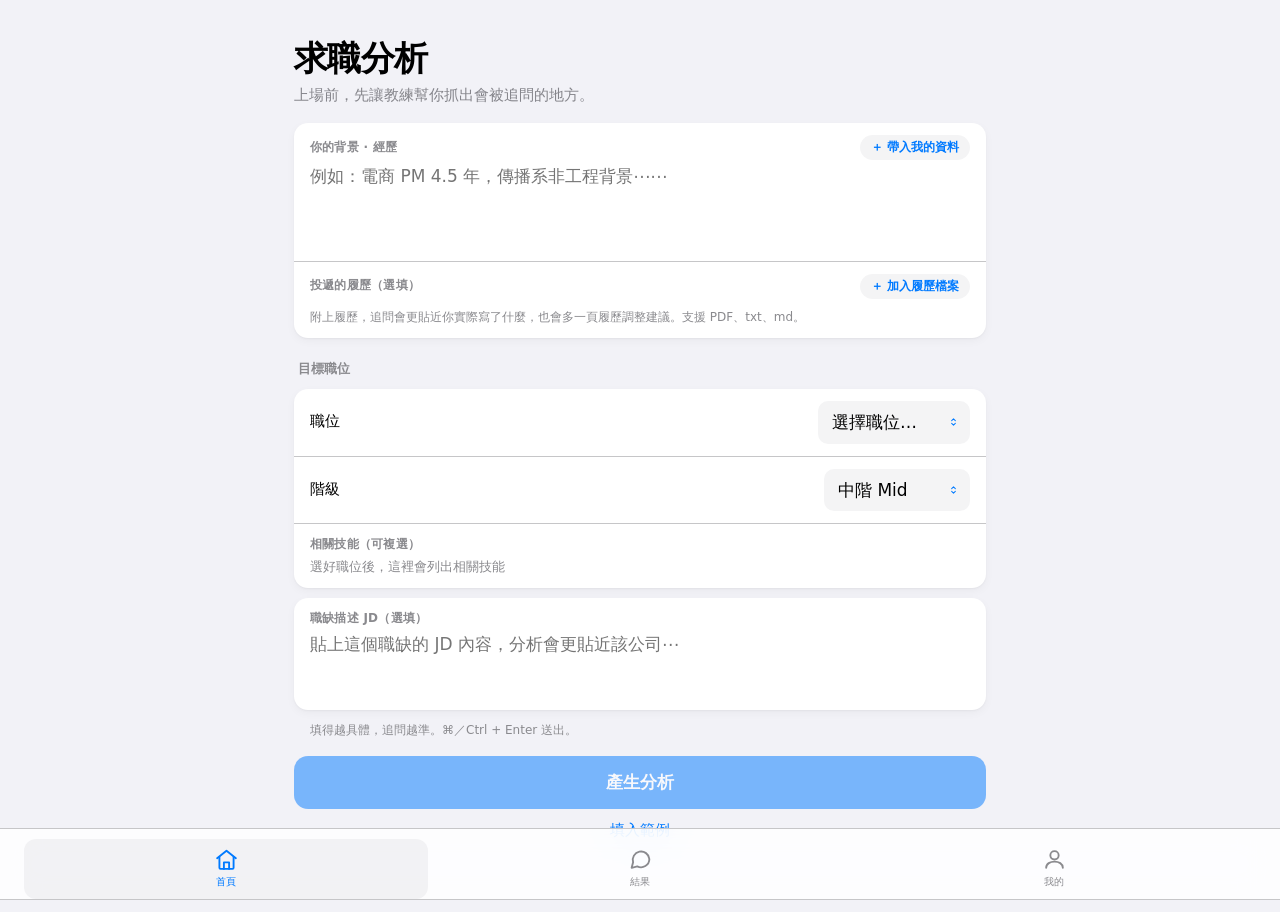
<file: berry/webapp/index.html>
<!doctype html>
<html lang="zh-Hant">
<head>
<meta charset="utf-8">
<meta name="viewport" content="width=device-width, initial-scale=1, viewport-fit=cover">
<title>求職分析</title>
<style>
  :root{
    --bg:#f2f2f7; --card:#fff; --ink:#000; --sub:#3c3c4399; --sub2:#8a8a8e;
    --sep:#c6c6c8; --blue:#007aff; --orange:#ff9500; --green:#34c759;
    --fill:#78788014; --shadow:0 1px 2px rgba(0,0,0,.04),0 3px 10px rgba(0,0,0,.04);
  }
  *{box-sizing:border-box;-webkit-tap-highlight-color:transparent}
  html,body{margin:0;height:100%;color-scheme:light}
  body{font-family:-apple-system,"SF Pro Text","PingFang TC","Noto Sans TC",system-ui,sans-serif;
    background:var(--bg);color:var(--ink);line-height:1.45;
    -webkit-font-smoothing:antialiased;font-size:17px}
  /* 手機外框 */
  .phone{width:100%;max-width:430px;margin:0 auto;min-height:100dvh;background:var(--bg);
    display:flex;flex-direction:column;position:relative;overflow:hidden}
  .scroll{flex:1;overflow-y:auto;padding:8px 0 96px;-webkit-overflow-scrolling:touch}
  .pad{padding:0 18px}
  /* 電腦版 RWD：加寬、分頁列移到頂端當導覽列 */
  @media(min-width:768px){
    .phone{max-width:1040px}
    .scroll{padding:20px 0 60px}
    .pad{max-width:740px;margin:0 auto;padding:0 24px}
    .h1{font-size:40px;margin-top:6px}
    .tiles{grid-template-columns:repeat(4,1fr)}
    .tabbar{position:static;order:-1;bottom:auto;border-top:0;
      border-bottom:1px solid var(--sep);justify-content:center;gap:10px;padding:10px 24px}
    .tab{flex:0 0 auto;flex-direction:row;gap:7px;font-size:15px;padding:9px 16px;border-radius:12px}
    .tab .ic{font-size:18px}
    .tab.on{background:var(--fill)}
  }
  .h1{font-size:34px;font-weight:800;letter-spacing:-.02em;margin:14px 0 2px}
  .lead{color:var(--sub);font-size:15px;margin:0 0 16px}
  /* iOS 分組卡片 */
  .group{background:var(--card);border-radius:14px;overflow:hidden;margin:10px 0 6px;box-shadow:var(--shadow)}
  .field{padding:12px 16px}
  .field+.field{border-top:1px solid var(--sep)}
  .field label{display:block;font-size:12px;color:var(--sub2);font-weight:600;
    letter-spacing:.02em;text-transform:none;margin-bottom:4px}
  .label-row{display:flex;justify-content:space-between;align-items:center;margin-bottom:4px}
  .label-row label{margin-bottom:0}
  .minibtn{background:var(--fill);border:0;border-radius:99px;padding:4px 11px;font-size:12px;
    font-weight:600;color:var(--blue);font-family:inherit;cursor:pointer}
  .minibtn:active{opacity:.6}
  textarea{width:100%;border:0;background:transparent;color:var(--ink);font:inherit;
    resize:none;padding:0;min-height:78px;outline:none}
  .caption{color:var(--sub2);font-size:12px;padding:6px 16px 0}
  /* 結構化目標職位：下拉列 + 技能 chip */
  .field.row{display:flex;align-items:center;justify-content:space-between;gap:12px}
  .field.row>label{margin-bottom:0;font-size:15px;font-weight:400;color:var(--ink)}
  .selwrap{position:relative;display:inline-flex;align-items:center;
    background:var(--fill);border-radius:10px;transition:background .15s}
  .selwrap:active{background:#7878802e}
  select{appearance:none;-webkit-appearance:none;border:0;background:transparent;font:inherit;
    color:var(--ink);font-weight:500;padding:9px 34px 9px 14px;cursor:pointer;outline:none;max-width:240px}
  .selwrap::after{content:"";position:absolute;right:11px;top:50%;transform:translateY(-50%);
    width:11px;height:14px;pointer-events:none;background-repeat:no-repeat;background-position:center;
    background-image:url("data:image/svg+xml,%3Csvg xmlns='http://www.w3.org/2000/svg' width='11' height='14' viewBox='0 0 24 24' fill='none' stroke='%23007aff' stroke-width='2.2' stroke-linecap='round' stroke-linejoin='round'%3E%3Cpath d='M8 9l4-4 4 4'/%3E%3Cpath d='M16 15l-4 4-4-4'/%3E%3C/svg%3E")}
  .chips{display:flex;flex-wrap:wrap;gap:8px;margin-top:2px}
  .chip{border:1px solid var(--sep);background:var(--card);color:var(--ink);border-radius:99px;
    padding:7px 13px;font-size:14px;font-family:inherit;cursor:pointer;line-height:1.1}
  .chip.on{background:var(--blue);border-color:var(--blue);color:#fff}
  .chip:active{opacity:.7}
  .skillhint{font-size:13px;color:var(--sub2)}
  /* 個人資料 */
  .field.row input.pfin{border:0;background:none;font:inherit;color:var(--ink);
    text-align:right;outline:none;max-width:200px;min-width:0;flex:1}
  .addrow{display:flex;gap:8px;margin-top:12px}
  .addrow input{flex:1;min-width:0;border:1px solid var(--sep);border-radius:9px;padding:8px 10px;
    font:inherit;font-size:14px;background:var(--card);color:var(--ink);outline:none}
  .addrow input:focus{border-color:var(--blue)}
  .addrow button{border:0;background:var(--fill);border-radius:9px;padding:0 15px;font-size:20px;
    color:var(--blue);cursor:pointer;flex:0 0 auto}
  .pf-saved{text-align:center;font-size:12px;color:var(--green);height:16px;margin-top:8px}
  .pf-summary{display:flex;align-items:center;justify-content:space-between;gap:12px;width:100%;
    background:none;border:0;padding:14px 16px;font-family:inherit;text-align:left;cursor:pointer}
  .pf-sum-t{font-size:16px;font-weight:600;color:var(--ink)}
  .pf-sum-d{font-size:13px;color:var(--sub2);margin-top:2px}
  .pf-edit-label{font-size:14px;color:var(--blue);font-weight:600;flex:0 0 auto}
  .pf-form{border-top:1px solid var(--sep)}
  /* 適配分數趨勢 */
  .trend{background:var(--card);border-radius:16px;padding:16px;box-shadow:var(--shadow);position:relative}
  .tdot{cursor:pointer}
  .trend-tip{position:absolute;transform:translate(-50%,-100%);background:var(--ink);color:#fff;
    padding:7px 10px;border-radius:9px;font-size:12px;pointer-events:none;max-width:180px;
    text-align:center;box-shadow:0 4px 14px rgba(0,0,0,.18);z-index:5}
  .trend-tip .tip-t{font-weight:600;line-height:1.3}
  .trend-tip .tip-s{color:#ffffffb0;margin-top:2px;font-size:11px}
  .trend-top{display:flex;justify-content:space-between;align-items:baseline;margin-bottom:10px}
  .trend-t{font-size:15px;font-weight:700}
  .trend-meta{font-size:13px;color:var(--sub2);font-weight:600}
  .trend-svg{width:100%;height:auto;display:block}
  .trend-x{display:flex;justify-content:space-between;font-size:11px;color:var(--sub2);margin-top:2px;padding:0 6px}
  .trend-empty{font-size:13px;color:var(--sub2);padding:14px 0;text-align:center}
  /* 按鈕 */
  .btn{display:block;width:100%;border:0;border-radius:14px;padding:15px;font-size:17px;
    font-weight:600;cursor:pointer;background:var(--blue);color:#fff;margin-top:16px}
  .btn:active{opacity:.8} .btn:disabled{opacity:.5}
  .btn.cta{width:auto;display:inline-block;padding:13px 32px;margin:18px auto 0}
  .link{display:block;text-align:center;color:var(--blue);background:none;border:0;
    font-size:15px;padding:12px;cursor:pointer;width:100%}
  .err{color:#ff3b30;font-size:14px;text-align:center;margin-top:10px}
  /* 結果 */
  .qrow{padding:14px 16px;display:flex;gap:10px;align-items:flex-start}
  .qrow+.qrow{border-top:1px solid var(--sep)}
  .idx{width:24px;height:24px;border-radius:50%;background:var(--fill);color:var(--ink);
    font-size:13px;font-weight:700;display:flex;align-items:center;justify-content:center;flex:0 0 auto;margin-top:1px}
  .idx.star{background:var(--orange);color:#fff}
  .qtext{flex:1}
  .qwhy{color:var(--sub);font-size:13px;margin-top:3px}
  .tag{font-size:11px;color:var(--orange);font-weight:600;margin-left:6px;white-space:nowrap}
  /* 模擬回覆 + 評分 */
  .pbtn{display:inline-flex;align-items:center;gap:5px;margin-top:9px;background:none;border:0;
    padding:0;color:var(--blue);font-size:13px;font-weight:600;font-family:inherit;cursor:pointer}
  .pbtn svg{width:13px;height:13px}
  .pbtn:active{opacity:.5}
  .practice{margin-top:10px}
  .pans{width:100%;border:1px solid var(--sep);border-radius:10px;background:var(--card);
    color:var(--ink);font:inherit;font-size:14px;padding:10px;min-height:74px;resize:none;outline:none}
  .pans:focus{border-color:var(--blue)}
  .pgo{margin-top:8px;background:var(--blue);color:#fff;border:0;border-radius:10px;
    padding:9px 18px;font-size:14px;font-weight:600;font-family:inherit;cursor:pointer}
  .pgo:active{opacity:.8} .pgo:disabled{opacity:.5}
  .pfb:not(:empty){margin-top:12px;padding-top:12px;border-top:1px solid var(--sep)}
  .pscore{font-size:28px;font-weight:800;letter-spacing:-.02em;line-height:1}
  .pscore small{font-size:13px;color:var(--sub2);font-weight:500;margin-left:2px}
  .pcomment{font-size:14px;color:var(--ink);margin-top:4px}
  .psec{font-size:12px;font-weight:700;margin-top:11px}
  .psec.good{color:var(--green)} .psec.bad{color:var(--orange)}
  .plist{margin:4px 0 0;padding-left:18px}
  .plist li{font-size:13px;color:var(--sub);margin:3px 0}
  .perr{color:#ff3b30;font-size:13px}
  .sechead{font-size:13px;color:var(--sub2);font-weight:600;margin:22px 0 2px;padding:0 4px}
  /* 步驟分段控制 */
  .steps{display:flex;background:var(--fill);border-radius:11px;padding:3px;margin:2px 0 20px}
  .step{flex:1;border:0;background:none;border-radius:9px;padding:9px 6px;font-size:14px;
    font-weight:600;color:var(--sub2);font-family:inherit;cursor:pointer}
  .step.on{background:var(--card);color:var(--ink);box-shadow:0 1px 3px rgba(0,0,0,.1)}
  /* 準備清單進度 + 卡片 */
  .prog{display:flex;align-items:center;gap:12px;margin:4px 0 14px}
  .prog-bar{flex:1;height:7px;border-radius:99px;background:var(--fill);overflow:hidden}
  .prog-bar>span{display:block;height:100%;width:0;background:var(--green);transition:width .25s}
  .prog-n{font-size:13px;color:var(--sub2);font-weight:600;white-space:nowrap}
  .prep{display:flex;gap:12px;background:var(--card);border-radius:16px;padding:16px;
    box-shadow:var(--shadow);margin:10px 0}
  .prep-check{flex:0 0 auto;width:24px;height:24px;border-radius:50%;border:2px solid var(--sep);
    background:none;cursor:pointer;margin-top:1px;position:relative;padding:0}
  .prep-check.done{background:var(--green);border-color:var(--green)}
  .prep-check.done::after{content:"";position:absolute;left:7px;top:3px;width:5px;height:10px;
    border-right:2px solid #fff;border-bottom:2px solid #fff;transform:rotate(45deg)}
  .prep-main{flex:1;min-width:0}
  .prep-t{font-size:16px;font-weight:700;line-height:1.4}
  .prep.done .prep-t{color:var(--sub2);text-decoration:line-through}
  .prep-d{font-size:14px;color:var(--sub);margin-top:5px;line-height:1.5}
  .prep-r{font-size:13px;color:var(--blue);font-weight:600;margin-top:8px}
  /* 適配分析副標 */
  #headline{font-size:15px;color:var(--sub);margin:0 0 16px}
  /* 富適配卡 */
  .match{background:var(--card);border-radius:16px;padding:18px;margin-top:2px;box-shadow:var(--shadow)}
  .match-top{display:flex;justify-content:space-between;align-items:flex-start;gap:12px}
  .match-label{font-size:13px;color:var(--sub2);font-weight:600}
  .match-verdict{font-size:19px;font-weight:800;letter-spacing:-.01em;margin-top:4px}
  .match-score{font-size:38px;font-weight:800;letter-spacing:-.02em;line-height:1;white-space:nowrap}
  .match-score small{font-size:15px;color:var(--sub2);font-weight:500}
  .mbar{height:7px;border-radius:99px;background:var(--fill);overflow:hidden;margin-top:14px}
  .mbar>span{display:block;height:100%}
  .match-cols{display:grid;grid-template-columns:1fr 1fr;gap:16px;margin-top:16px}
  .mc-h{font-size:13px;font-weight:700}
  .mc-h.good{color:var(--green)} .mc-h.bad{color:var(--orange)}
  .mc-l{margin:6px 0 0;padding-left:16px}
  .mc-l li{font-size:13px;color:var(--sub);margin:4px 0;line-height:1.4}
  .mnote{font-size:11px;color:var(--sub2);margin-top:14px}
  /* 問題區標題 */
  .qsec{display:flex;justify-content:space-between;align-items:baseline;margin:24px 4px 6px}
  .qsec-t{font-size:20px;font-weight:800;letter-spacing:-.01em}
  .qsec-c{font-size:13px;color:var(--sub2)}
  /* 問題卡 */
  .qcard{background:var(--card);border-radius:16px;padding:16px;box-shadow:var(--shadow);margin:10px 0}
  .qhead{display:flex;align-items:center;gap:8px;margin-bottom:9px}
  .qnum{width:24px;height:24px;border-radius:50%;background:var(--fill);color:var(--sub2);
    font-size:13px;font-weight:700;display:flex;align-items:center;justify-content:center;flex:0 0 auto}
  .qtype{font-size:12px;font-weight:700;padding:3px 9px;border-radius:99px}
  .qtype.must{background:#ffefdd;color:#e07b00}
  .qtype.deep{background:#d7f0e9;color:#0a9d78}
  .qtype.warm{background:var(--fill);color:var(--sub2)}
  .qcat{font-size:13px;color:var(--sub2);font-weight:500}
  .qbody{font-size:16px;line-height:1.5}
  .qacts{display:flex;gap:16px;margin-top:11px;flex-wrap:wrap}
  .qlink{display:inline-flex;align-items:center;gap:5px;background:none;border:0;padding:0;
    color:var(--blue);font-size:13px;font-weight:600;font-family:inherit;cursor:pointer}
  .qlink svg{width:13px;height:13px}
  .qlink .chev{transition:transform .2s;font-size:11px}
  .qlink.open .chev{transform:rotate(180deg)}
  .qwhy-panel{font-size:13px;color:var(--sub);margin-top:11px;line-height:1.5;
    background:var(--fill);border-radius:10px;padding:10px 12px}
  .rec{padding:13px 16px;display:flex;gap:10px;align-items:flex-start}
  .rec+.rec{border-top:1px solid var(--sep)}
  .chk{color:var(--green);flex:0 0 auto;font-weight:700;display:flex}
  .chk svg{width:18px;height:18px;margin-top:1px}
  .lockic{width:14px;height:14px;vertical-align:-2px}
  /* dashboard */
  .tiles{display:grid;grid-template-columns:1fr 1fr;gap:10px;margin:10px 0}
  .tile{background:var(--card);border-radius:14px;padding:14px;box-shadow:var(--shadow)}
  .tile .k{font-size:12px;color:var(--sub2);font-weight:600}
  .tile .v{font-size:30px;font-weight:800;letter-spacing:-.02em;margin-top:2px}
  .tile .v small{font-size:14px;color:var(--sub2);font-weight:500}
  .tile .d{font-size:12px;color:var(--sub2);margin-top:2px}
  .bar{height:6px;border-radius:99px;background:var(--fill);overflow:hidden;margin-top:8px}
  .bar>span{display:block;height:100%;background:var(--blue)}
  .tile.locked{opacity:.5}
  .drow{display:flex;justify-content:space-between;padding:12px 16px;font-size:15px}
  .drow+.drow{border-top:1px solid var(--sep)}
  .drow .up{color:var(--green)} .drow .dn{color:#ff3b30}
  .foot{font-size:12px;color:var(--sub2);padding:14px 6px 0}
  /* 護城河對照 */
  .moat{display:grid;grid-template-columns:1fr 1fr;gap:10px;margin:10px 0}
  .mcol{border:1px solid var(--sep);border-radius:14px;padding:14px;background:var(--card)}
  .mcol .mh{font-size:13px;font-weight:700;margin-bottom:8px}
  .mcol.a .mh{color:var(--sub2)} .mcol.b{border-color:var(--blue)} .mcol.b .mh{color:var(--blue)}
  .mcol ul{margin:0;padding:0;list-style:none}
  .mcol li{font-size:13px;padding:5px 0 5px 20px;position:relative}
  .mcol.a li{color:var(--sub)}
  .mcol.a li:before{content:"✕";position:absolute;left:0;color:var(--sub2);font-weight:700}
  .mcol.b li:before{content:"✓";position:absolute;left:0;color:var(--green);font-weight:700}
  /* 空狀態（用戶還沒有資料） */
  .empty{border:1px dashed var(--sep);border-radius:14px;padding:26px 20px;text-align:center;margin:10px 0}
  .empty .ei{font-size:34px;line-height:1;color:var(--sub2)}
  .empty .ei svg{width:42px;height:42px;display:inline-block}
  .empty .et{font-size:17px;font-weight:700;margin-top:8px}
  .empty .ed{font-size:13px;color:var(--sub);margin-top:6px;max-width:300px;margin-left:auto;margin-right:auto}
  /* 分析紀錄列 */
  .hrow{display:flex;align-items:center;gap:10px;padding:13px 16px}
  .hrow+.hrow{border-top:1px solid var(--sep)}
  .hmain{flex:1;min-width:0;cursor:pointer}
  .ht{font-size:15px;font-weight:600;white-space:nowrap;overflow:hidden;text-overflow:ellipsis}
  .hsub{font-size:12px;color:var(--sub2);margin-top:2px}
  .hacts{display:flex;gap:13px;margin-top:9px}
  .hact{white-space:nowrap;display:inline-flex;align-items:center;gap:5px;background:none;border:0;padding:0;
    font-size:13px;color:var(--blue);cursor:pointer}
  .hact:active{opacity:.5}
  .hact.del{color:#ff3b30}
  .hact svg{width:14px;height:14px;flex:0 0 auto}
  .hedit{font-size:15px;font-weight:600;font-family:inherit;color:var(--ink);background:var(--card);
    border:1px solid var(--blue);border-radius:8px;padding:4px 8px;width:100%;outline:none}
  .hbadge{display:inline-flex;align-items:center;gap:4px;flex:0 0 auto;font-size:12px;font-weight:700;
    padding:4px 10px;border-radius:99px;background:var(--fill);color:var(--ink);white-space:nowrap}
  .hbadge svg{width:13px;height:13px;color:var(--blue)}
  .hchev{color:var(--sub2);font-size:20px;flex:0 0 auto;line-height:1;cursor:pointer}
  .clearall{display:block;margin:12px auto 0;background:none;border:0;color:var(--sub2);
    font-size:12px;cursor:pointer;padding:6px}
  .clearall:active{opacity:.5}
  /* 累積計數（迷你護城河示範） */
  .accu-now{display:flex;align-items:baseline;gap:8px;background:var(--card);
    border-radius:14px;padding:14px 16px;margin:10px 0;box-shadow:var(--shadow)}
  .accu-now .n{font-size:30px;font-weight:800;letter-spacing:-.02em;color:var(--blue)}
  .accu-now .t{font-size:13px;color:var(--sub)}
  /* 越用越準示意圖 */
  .accu{display:flex;align-items:flex-end;gap:12px;height:130px;padding:12px 4px 0}
  .accu .col{flex:1;display:flex;flex-direction:column;align-items:center;gap:6px;height:100%;justify-content:flex-end}
  .accu .cv{font-size:12px;font-weight:700;color:var(--blue)}
  .accu .cb{width:100%;max-width:46px;border-radius:8px 8px 0 0;background:linear-gradient(180deg,#4da3ff,var(--blue))}
  .accu .cl{font-size:11px;color:var(--sub2);text-align:center;line-height:1.2}
  /* 底部分頁列 */
  .tabbar{position:fixed;left:0;right:0;bottom:0;width:100%;display:flex;z-index:20;
    background:color-mix(in srgb,var(--card) 82%,transparent);
    backdrop-filter:saturate(180%) blur(20px);-webkit-backdrop-filter:saturate(180%) blur(20px);
    border-top:1px solid var(--sep);padding-bottom:env(safe-area-inset-bottom)}
  .tab{flex:1;background:none;border:0;padding:8px 0 10px;cursor:pointer;color:var(--sub2);
    font-size:10px;display:flex;flex-direction:column;align-items:center;gap:3px}
  .tab .ic{font-size:22px;line-height:1}
  .tab .ic svg{width:25px;height:25px;display:block}
  .tab.on{color:var(--blue)}
  .spin{display:inline-block;width:16px;height:16px;border:2px solid #ffffff66;
    border-top-color:#fff;border-radius:50%;animation:sp .8s linear infinite;vertical-align:-3px;margin-right:6px}
  @keyframes sp{to{transform:rotate(360deg)}}
  /* 分頁切換淡入 */
  @keyframes secin{from{opacity:0;transform:translateY(8px)}to{opacity:1;transform:none}}
  #input:not(.hide),#result:not(.hide),#dash:not(.hide){animation:secin .24s ease}
  /* 結果頁載入中 */
  .loading{text-align:center;padding:56px 20px}
  .loading .lspin{width:36px;height:36px;border:3px solid var(--fill);border-top-color:var(--blue);
    border-radius:50%;animation:sp .8s linear infinite;margin:0 auto}
  .loading .lt{margin-top:18px;font-size:17px;font-weight:700}
  .loading .ls{margin-top:6px;font-size:14px;color:var(--sub2);min-height:20px;transition:opacity .3s}
  /* 串流：問題逐條淡入 */
  @keyframes qin{from{opacity:0;transform:translateY(6px)}to{opacity:1;transform:none}}
  .qin{animation:qin .3s ease}
  .streamnote{color:var(--blue);font-size:13px;padding:10px 4px 0;display:flex;align-items:center;gap:7px}
  .streamnote .spin{border-color:#007aff44;border-top-color:var(--blue)}
  /* 履歷附檔 */
  .rzrow{padding:0 16px 14px}
  .rzfile{display:flex;align-items:center;gap:10px;background:var(--fill);border-radius:10px;padding:9px 10px}
  .rzic{width:24px;height:24px;flex:0 0 24px;color:var(--blue)}
  .rzmeta{min-width:0;flex:1}
  .rzname{font-size:13px;font-weight:600;white-space:nowrap;overflow:hidden;text-overflow:ellipsis}
  .rzsize{font-size:11px;color:var(--sub2);margin-top:1px}
  .rzx{border:0;background:none;color:var(--sub2);font-size:18px;line-height:1;padding:2px 4px;cursor:pointer}
  .rzx:active{opacity:.5}
  /* 履歷建議 */
  .fix{background:var(--card);border-radius:16px;padding:16px;box-shadow:var(--shadow);margin:10px 0}
  .fix-h{display:flex;align-items:flex-start;gap:8px;margin-bottom:7px}
  .fix-sec{font-size:13px;font-weight:600;min-width:0;line-height:1.35}
  .pri{font-size:11px;font-weight:600;padding:2px 8px;border-radius:99px;flex:0 0 auto}
  .pri.hi{background:#ffefdd;color:#e07b00}
  .pri.mid{background:#e4eeff;color:#0a63d6}
  .pri.lo{background:var(--fill);color:var(--sub2)}
  .fix-p{font-size:14px;color:var(--sub);line-height:1.5}
  .fix-s{font-size:14px;background:var(--fill);border-radius:10px;padding:10px 12px;margin-top:9px;line-height:1.5}
  .rw{background:var(--card);border-radius:16px;padding:16px;box-shadow:var(--shadow);margin:10px 0}
  .rw-l{font-size:11px;font-weight:600;color:var(--sub2);letter-spacing:.4px;margin-bottom:5px}
  .rw-b{font-size:14px;padding:9px 11px;border-radius:9px;background:var(--fill);
    color:var(--sub);border-left:3px solid var(--sep);line-height:1.5}
  .rw-a{font-size:14px;padding:9px 11px;border-radius:9px;background:#e9f8f2;
    border-left:3px solid var(--green);line-height:1.5}
  .rw-w{font-size:12px;color:var(--sub2);margin-top:8px}
  .miss{background:var(--card);border-radius:16px;padding:16px;box-shadow:var(--shadow);margin:10px 0}
  .miss-h{font-size:13px;font-weight:600;color:#e07b00;margin-bottom:8px}
  .miss ul{margin:0;padding-left:18px}
  .miss li{font-size:14px;color:var(--sub);margin:5px 0}
  .rznote{font-size:12px;color:var(--sub2);text-align:center;padding:12px 8px 0;line-height:1.5}
  /* 面試回填計分 */
  .dbcard{background:var(--card);border-radius:16px;padding:16px;box-shadow:var(--shadow);margin:10px 0}
  .dbtop{display:flex;align-items:flex-start;justify-content:space-between;gap:12px}
  .dbrate{font-size:34px;font-weight:800;letter-spacing:-.02em;line-height:1}
  .dbrate small{font-size:14px;font-weight:600;color:var(--sub2)}
  .dblab{font-size:12px;color:var(--sub2)}
  .dbsub{display:flex;gap:16px;margin-top:14px;padding-top:13px;border-top:1px solid var(--fill)}
  .dbsub .s{flex:1}
  .dbsub .sk{font-size:11px;color:var(--sub2)}
  .dbsub .sv{font-size:17px;font-weight:700;margin-top:2px}
  .dbtally{display:flex;gap:7px;margin-top:12px;flex-wrap:wrap}
  .tal{font-size:12px;font-weight:600;padding:3px 9px;border-radius:99px}
  .tal.ok{background:#d7f0e9;color:#0a9d78}
  .tal.pt{background:#ffefdd;color:#e07b00}
  .tal.no{background:#ffe2e0;color:#d9342b}
  .dbi{background:var(--card);border-radius:14px;padding:14px;box-shadow:var(--shadow);margin:8px 0;
    border-left:3px solid var(--sep)}
  .dbi.ok{border-left-color:var(--green)}
  .dbi.pt{border-left-color:var(--orange)}
  .dbi.no{border-left-color:#ff3b30}
  .dbi-h{display:flex;align-items:center;gap:7px;margin-bottom:6px;flex-wrap:wrap}
  .dbi-q{font-size:14px;font-weight:600;line-height:1.45}
  .dbi-n{font-size:12.5px;color:var(--sub);margin-top:6px;line-height:1.5}
  .star{font-size:11px;font-weight:600;padding:2px 7px;border-radius:99px;background:#fff2cc;color:#a86a00}
  .lesson{background:#eef4ff;border-radius:14px;padding:14px 16px;margin:10px 0}
  .lesson-h{font-size:12px;font-weight:700;color:#0a63d6;margin-bottom:5px}
  .lesson-b{font-size:14px;line-height:1.55}
  .hbadge.hit{background:#d7f0e9;color:#0a9d78}
  .hide{display:none}
</style>
</head>
<body>
<div class="phone">
  <div class="scroll">

    <!-- ① 輸入 -->
    <section id="input" class="pad">
      <div class="h1">求職分析</div>
      <p class="lead">上場前，先讓教練幫你抓出會被追問的地方。</p>
      <div class="group">
        <div class="field">
          <div class="label-row"><label>你的背景 · 經歷</label>
            <button class="minibtn" onclick="fillBgFromProfile()">＋ 帶入我的資料</button></div>
          <textarea id="bg" placeholder="例如：電商 PM 4.5 年，傳播系非工程背景⋯⋯"></textarea>
        </div>
        <div class="field">
          <div class="label-row"><label>投遞的履歷（選填）</label>
            <button class="minibtn" id="rzbtn" onclick="document.getElementById('rzin').click()">＋ 加入履歷檔案</button></div>
          <input type="file" id="rzin" class="hide" accept=".pdf,.txt,.md,.markdown,application/pdf,text/plain,text/markdown" onchange="pickResume(this)">
          <div class="caption" id="rzhint" style="padding:6px 0 0">附上履歷，追問會更貼近你實際寫了什麼，也會多一頁履歷調整建議。支援 PDF、txt、md。</div>
        </div>
        <div class="rzrow hide" id="rzbox">
          <div class="rzfile">
            <svg class="rzic" viewBox="0 0 24 24" fill="none" stroke="currentColor" stroke-width="1.7" stroke-linecap="round" stroke-linejoin="round"><path d="M14 2H6a2 2 0 0 0-2 2v16a2 2 0 0 0 2 2h12a2 2 0 0 0 2-2V8Z"/><path d="M14 2v6h6"/><path d="M9 13h6"/><path d="M9 17h4"/></svg>
            <div class="rzmeta"><div class="rzname" id="rzname"></div><div class="rzsize" id="rzsize"></div></div>
            <button class="rzx" onclick="clearResume()" aria-label="移除履歷">✕</button>
          </div>
        </div>
      </div>

      <div class="sechead">目標職位</div>
      <div class="group">
        <div class="field row">
          <label>職位</label>
          <div class="selwrap"><select id="role" onchange="onRoleChange()"></select></div>
        </div>
        <div class="field row">
          <label>階級</label>
          <div class="selwrap"><select id="level"></select></div>
        </div>
        <div class="field">
          <label>相關技能（可複選）</label>
          <div id="skills" class="chips"></div>
        </div>
      </div>

      <div class="group">
        <div class="field">
          <label>職缺描述 JD（選填）</label>
          <textarea id="jd" style="min-height:60px" placeholder="貼上這個職缺的 JD 內容，分析會更貼近該公司⋯"></textarea>
        </div>
      </div>
      <div class="caption">填得越具體，追問越準。⌘／Ctrl + Enter 送出。</div>
      <button class="btn" id="go" onclick="generate()">產生分析</button>
      <button class="link" onclick="fillSample()">填入範例</button>
      <div id="err" class="err hide"></div>
    </section>

    <!-- ② 結果 -->
    <section id="result" class="pad hide">
      <div id="result-empty" class="empty hide">
        <div class="ei"><svg viewBox="0 0 24 24" fill="none" stroke="currentColor" stroke-width="1.6" stroke-linecap="round" stroke-linejoin="round"><path d="M20.5 11.5a8 8 0 0 1-11.6 7.1L3.5 20l1.4-5.3A8 8 0 1 1 20.5 11.5Z"/></svg></div>
        <div class="et">還沒有分析結果</div>
        <div class="ed">填你的背景，讓面試教練幫你預測面試官會怎麼追問。</div>
        <button class="btn cta" onclick="show('input')">開始分析</button>
      </div>
      <div id="result-loading" class="loading hide">
        <div class="lspin"></div>
        <div class="lt">AI 分析中</div>
        <div class="ls" id="lstep">讀取你的背景與 JD⋯</div>
      </div>
      <div id="result-content" class="hide">
        <!-- 分頁順序＝求職旅程：投遞（履歷）→ 準備 → 面試 -->
        <div class="steps">
          <button class="step hide" id="t-resume" onclick="showStep('resume')">履歷建議</button>
          <button class="step" id="t-prep" onclick="showStep('prep')">事前準備</button>
          <button class="step on" id="t-quest" onclick="showStep('quest')">面試提問</button>
        </div>

        <div id="p-resume" class="hide">
          <div class="h1">履歷調整建議</div>
          <p class="lead">依這份職缺回頭看你的履歷，該改哪裡。</p>
          <div id="rz-loading" class="loading hide" style="padding:38px 20px">
            <div class="lspin"></div><div class="lt">讀你的履歷中</div>
            <div class="ls">對照這個職缺，找出最該改的地方⋯</div>
          </div>
          <div id="rz-err" class="err hide"></div>
          <div id="rz-overall"></div>
          <div class="qsec hide" id="rz-fixhead"><span class="qsec-t">該改的地方</span>
            <span class="qsec-c">依重要性排序</span></div>
          <div id="rz-fixes"></div>
          <div class="qsec hide" id="rz-rwhead"><span class="qsec-t">改寫示範</span></div>
          <div id="rz-rewrites"></div>
          <div id="rz-missing"></div>
          <div id="rznote" class="streamnote hide"><span class="spin"></span>AI 持續生成中⋯</div>
          <div id="rz-foot"></div>
          <button class="btn hide" id="to-prep" onclick="showStep('prep')">看我該怎麼準備 →</button>
          <button class="link" onclick="show('input')">下一筆分析</button>
        </div>

        <div id="p-prep" class="hide">
          <div class="h1">事前準備</div>
          <p class="lead">依落差排序，做完這幾件事，面試被追問時才答得出來。</p>
          <div class="prog"><div class="prog-bar"><span id="progbar"></span></div><span class="prog-n" id="progn">0/0</span></div>
          <div id="preplist"></div>
          <div id="prepnote" class="streamnote hide"><span class="spin"></span>面試題還在生成，準備清單稍後出現⋯</div>
          <button class="btn hide" id="to-quest" onclick="showStep('quest')">看面試官會怎麼問 →</button>
          <button class="link hide" id="back-resume" onclick="showStep('resume')">← 回履歷建議</button>
        </div>

        <div id="p-quest">
          <div class="h1">面試提問</div>
          <p class="lead" id="headline"></p>
          <div id="matchbox"></div>
          <div class="qsec"><span class="qsec-t">面試官可能會問</span><span class="qsec-c" id="qcount"></span></div>
          <div id="questions"></div>
          <div id="streamnote" class="streamnote hide"><span class="spin"></span>AI 持續生成中⋯</div>
          <button class="link" onclick="showStep('prep')">← 回事前準備</button>
          <button class="link" onclick="show('input')">下一筆分析</button>
        </div>
      </div>
    </section>

    <!-- ③ 我的（個人資料 + 分析紀錄） -->
    <section id="dash" class="pad hide">
      <div class="h1">我的</div>

      <!-- 精簡基本資料：預設收合，點編輯才展開 -->
      <div class="group">
        <button class="pf-summary" onclick="togglePfEdit()">
          <div class="pf-sum-main">
            <div class="pf-sum-t" id="pf-sum-t">建立基本資料</div>
            <div class="pf-sum-d" id="pf-sum-d">填一次，之後每次分析都更懂你</div>
          </div>
          <span class="pf-edit-label" id="pf-edit-label">編輯 ⌄</span>
        </button>
        <div id="pf-form" class="pf-form hide">
          <div class="field row"><label>姓名</label><input class="pfin" id="pf-name" placeholder="你的名字"></div>
          <div class="field row"><label>年齡</label><input class="pfin" id="pf-age" type="number" inputmode="numeric" placeholder="—"></div>
          <div class="field"><label>求職開放程度</label><div id="pf-open" class="chips"></div></div>
          <div class="field"><label>職涯目標</label><textarea id="pf-goal" style="min-height:60px" placeholder="用自己的話寫下你想往哪走⋯"></textarea></div>
          <div class="field row"><label>目前職類</label><div class="selwrap"><select id="pf-cur-role"></select></div></div>
          <div class="field"><label>擅長技能／工具</label><div id="pf-skills" class="chips"></div></div>
          <div class="field row"><label>目標職類</label><div class="selwrap"><select id="pf-tgt-role"></select></div></div>
          <div class="field"><label>產業領域偏好</label><div id="pf-industries" class="chips"></div>
            <div class="addrow"><input id="pf-industry-new" placeholder="自訂產業"><button onclick="addCustom('industries')">＋</button></div></div>
          <div class="field"><button class="btn" onclick="useProfile()">用這份資料開始分析</button>
            <div class="pf-saved" id="pf-saved"></div></div>
        </div>
      </div>

      <div class="sechead">數據概覽</div>
      <div id="stats"></div>

      <div class="sechead">分析紀錄</div>
      <div class="caption" style="padding:0 4px 9px">面試完回來按「回填」，寫下實際被問什麼。命中率立刻算給你看，下一次分析也會跟著變準。</div>
      <div id="history"></div>
    </section>

    <!-- ④ 面試回填：面試完回來對答案，命中率立刻算給你看 -->
    <section id="debrief" class="pad hide">
      <div class="h1">面試完了</div>
      <p class="lead" id="db-lead"></p>
      <div class="group">
        <div class="field">
          <label>面試官實際問了什麼</label>
          <textarea id="db-in" style="min-height:130px" placeholder="一行一題，記得多少寫多少⋯&#10;&#10;你那個金流串接專案負責哪一段？&#10;對帳出問題時你怎麼定位？&#10;為什麼想離開現在的公司？"></textarea>
        </div>
      </div>
      <div class="caption">照你記得的寫，不用完整句子。我們會逐題比對事前的預測。</div>
      <button class="btn" id="db-go" onclick="submitDebrief()">比對預測</button>
      <button class="link" onclick="show('dash')">回分析紀錄</button>
      <div id="db-err" class="err hide"></div>
      <div id="db-loading" class="loading hide" style="padding:34px 20px">
        <div class="lspin"></div><div class="lt">逐題比對中</div>
        <div class="ls">看我們有沒有預測到⋯</div>
      </div>
      <div id="db-score"></div>
      <div class="qsec hide" id="db-listhead"><span class="qsec-t">逐題判定</span>
        <span class="qsec-c">面試官實際問的</span></div>
      <div id="db-items"></div>
      <div id="db-foot"></div>
    </section>

  </div>

  <nav class="tabbar">
    <button class="tab on" id="t-input" onclick="show('input')"><span class="ic"><svg viewBox="0 0 24 24" fill="none" stroke="currentColor" stroke-width="1.8" stroke-linecap="round" stroke-linejoin="round"><path d="M3 10.7 12 3.5l9 7.2"/><path d="M5.2 9.5V20a1 1 0 0 0 1 1h11.6a1 1 0 0 0 1-1V9.5"/><path d="M9.5 21v-6.2h5V21"/></svg></span>首頁</button>
    <button class="tab" id="t-result" onclick="show('result')"><span class="ic"><svg viewBox="0 0 24 24" fill="none" stroke="currentColor" stroke-width="1.8" stroke-linecap="round" stroke-linejoin="round"><path d="M20.5 11.5a8 8 0 0 1-11.6 7.1L3.5 20l1.4-5.3A8 8 0 1 1 20.5 11.5Z"/></svg></span>結果</button>
    <button class="tab" id="t-dash" onclick="show('dash')"><span class="ic"><svg viewBox="0 0 24 24" fill="none" stroke="currentColor" stroke-width="1.8" stroke-linecap="round" stroke-linejoin="round"><circle cx="12" cy="8" r="4"/><path d="M4 20c0-4 4-6 8-6s8 2 8 6"/></svg></span>我的</button>
  </nav>
</div>

<script>
// ── 範例履歷（純文字版；填入範例時直接掛成附檔，內容為虛構人物）──
const RESUMES={
pm_zh:{name:"林雨潔_產品經理履歷.txt",text:`林雨潔 Rain Lin
rain.lin.pm@example.com｜0912-345-678｜台北市

【自我簡介】
5 年產品管理經驗，專注於 B2B/B2C 雙邊平台型產品，擅長需求拆解、跨部門溝通與數據驅動決策。曾主導媒合平台從 0 到 1 的功能規劃，並帶領團隊完成多項轉換率優化專案。

【工作經歷】
資深產品經理｜快媒科技股份有限公司　2023/03 – 至今
・負責 C 端媒合平台核心功能規劃，含競價機制、付費解鎖模組
・主導「即時通知派發」專案，優化師傅接案轉換率 18%
・與數據團隊合作建立媒合分數模型，整合出價頻率、轉換率、地理位置等變數
・帶領 2 名初階 PM，規劃 B 端商戶招募頁與商業合作流程

產品經理｜優服務科技有限公司　2021/07 – 2023/02
・負責到府服務類 App 的訂單流程優化與客訴系統重構
・制定並執行使用者訪談計畫，產出 5 組核心 Persona
・撰寫 PRD 與驗收標準，協調工程、設計、客服團隊完成迭代

產品專員｜雲端好物股份有限公司　2019/09 – 2021/06
・協助電商平台購物車與結帳流程優化，轉換率提升 12%
・執行 A/B 測試並產出數據報告，支援決策制定

【技能】
產品工具：Figma、Notion、Jira、Miro
數據分析：GA4、Amplitude、SQL（基礎）
方法論：Scrum、使用者故事地圖、Design Sprint
文件產出：PRD 撰寫、功能規格書、驗收標準制定

【學歷】
國立政治大學 企業管理學系　2015/09 – 2019/06

【語言能力】
中文（母語）、英文（中高級）`},

pm_en:{name:"Rain_Lin_PM_Resume_EN.txt",text:`Rain Lin
rain.lin.pm@example.com | +886 912-345-678 | Taipei, Taiwan

SUMMARY
Product Manager with 5 years of experience specializing in two-sided B2B/B2C marketplace products. Skilled at requirements breakdown, cross-functional collaboration, and data-driven decision making. Led a matching-platform product from 0 to 1 and delivered multiple conversion-rate optimization projects.

EXPERIENCE
Senior Product Manager, QuickMatch Technologies Inc.　Mar 2023 – Present
- Own core feature planning for the C-end matching platform, including bidding mechanism and paid-unlock module
- Led the "real-time notification dispatch" project, improving craftsman job-acceptance conversion by 18%
- Partnered with the data team to build a match-score model combining bid frequency, conversion rate, and geography
- Led 2 junior PMs on B-end merchant recruitment page and business partnership workflows

Product Manager, YouServe Technology Co., Ltd.　Jul 2021 – Feb 2023
- Owned order-flow optimization and complaint-handling system redesign for a home-service app
- Designed and executed a user-interview program, producing 5 core personas
- Authored PRDs and acceptance criteria, coordinating engineering, design, and customer-service teams through delivery

Product Associate, CloudGoods Inc.　Sep 2019 – Jun 2021
- Supported cart and checkout flow optimization for an e-commerce platform, lifting conversion by 12%
- Ran A/B tests and produced data reports to support decision making

SKILLS
Product Tools: Figma, Notion, Jira, Miro
Analytics: GA4, Amplitude, SQL (basic)
Methodology: Scrum, User Story Mapping, Design Sprint
Deliverables: PRD writing, functional specs, acceptance criteria

EDUCATION
B.B.A., National Chengchi University　Sep 2015 – Jun 2019

LANGUAGES
Mandarin Chinese (native), English (upper-intermediate)`},

fe_zh:{name:"陳子軒_前端工程師履歷.txt",text:`陳子軒 Kevin Chen
kevin.chen.fe@example.com｜0921-234-567｜台北市

【自我簡介】
4 年前端工程經驗，專精 React / Vue 生態系統，擅長效能優化與元件庫建置，具備良好的跨部門溝通與 UI 還原能力。

【工作經歷】
資深前端工程師｜連線科技股份有限公司　2022/06 – 至今
・主導公司內部設計系統（Design System）建置，元件重用率提升 40%
・優化首頁載入效能，LCP 從 3.2s 降至 1.4s
・導入 TypeScript 全面重構舊有 JS 專案，降低線上錯誤率 25%
・帶領 2 名前端新人，制定 Code Review 規範

前端工程師｜掌上購電商股份有限公司　2020/07 – 2022/05
・開發購物車與結帳流程頁面，支援多語系與多幣別
・與 UI/UX 團隊協作實現高保真設計稿，還原度達 98%
・建置元件測試框架（Jest + React Testing Library），涵蓋率提升至 75%

前端工程師（實習）｜數位夥伴有限公司　2019/07 – 2020/06
・協助開發行銷活動頁面與 A/B 測試版本
・學習並實作 RWD 響應式設計規範

【技能】
前端框架：React、Vue.js、TypeScript、Tailwind CSS
建置工具：Webpack、Vite、Jest
方法論：Component-Driven Development、Design System、Agile/Scrum
其他工具：Figma、Storybook、Chrome DevTools、Git

【學歷】
國立台灣科技大學 資訊工程學系　2016/09 – 2020/06

【語言能力】
中文（母語）、英文（中高級）`},

fe_en:{name:"Kevin_Chen_Frontend_Resume_EN.txt",text:`Kevin Chen
kevin.chen.fe@example.com | +886 921-234-567 | Taipei, Taiwan

SUMMARY
Frontend engineer with 4 years of experience across the React/Vue ecosystem. Skilled in performance optimization and component-library architecture, with strong cross-functional collaboration and pixel-accurate UI implementation.

EXPERIENCE
Senior Frontend Engineer, LinkTech Inc.　Jun 2022 – Present
- Led the build-out of the company's internal Design System, increasing component reuse by 40%
- Optimized homepage load performance, reducing LCP from 3.2s to 1.4s
- Migrated the legacy JS codebase to TypeScript, cutting production error rate by 25%
- Mentored 2 junior frontend engineers and established the team's code review guidelines

Frontend Engineer, HandyShop E-commerce Co., Ltd.　Jul 2020 – May 2022
- Built cart and checkout flow pages with multi-language and multi-currency support
- Collaborated with the UI/UX team to achieve 98% design fidelity on high-fidelity mockups
- Set up a component testing framework (Jest + React Testing Library), raising coverage to 75%

Frontend Engineer Intern, Digital Partners Co., Ltd.　Jul 2019 – Jun 2020
- Assisted in building marketing campaign pages and A/B test variants
- Learned and implemented responsive web design standards

SKILLS
Frontend: React, Vue.js, TypeScript, Tailwind CSS
Build Tools: Webpack, Vite, Jest
Methodology: Component-Driven Development, Design Systems, Agile/Scrum
Other Tools: Figma, Storybook, Chrome DevTools, Git

EDUCATION
B.S. Computer Science and Engineering, National Taiwan University of Science and Technology　Sep 2016 – Jun 2020

LANGUAGES
Mandarin Chinese (native), English (upper-intermediate)`},

be_zh:{name:"王柏勳_後端工程師履歷.txt",text:`王柏勳 Marcus Wang
marcus.wang.be@example.com｜0933-456-789｜新北市

【自我簡介】
6 年後端開發經驗，專精分散式系統設計與高併發架構，曾主導多項服務從單體架構遷移至微服務，具備扎實的資料庫調優與系統維運能力。

【工作經歷】
資深後端工程師｜雲端運算科技股份有限公司　2021/09 – 至今
・主導訂單系統微服務化改造，QPS 從 800 提升至 5000
・設計並實作分散式快取架構（Redis Cluster），降低資料庫負載 60%
・建立 CI/CD 自動化部署流程，部署時間從 40 分鐘縮短至 8 分鐘
・帶領 3 人後端小組，負責系統架構評審

後端工程師｜金流科技股份有限公司　2019/03 – 2021/08
・開發支付閘道整合服務，串接 5 家第三方金流
・優化資料庫查詢效能，將平均回應時間從 800ms 降至 150ms
・參與系統高可用架構設計，達成 99.95% SLA

後端工程師｜新創應用程式有限公司　2017/07 – 2019/02
・開發 RESTful API 服務，支援行動 App 後端需求
・建置自動化測試套件，涵蓋率達 80%

【技能】
程式語言：Java、Spring Boot、Python、Go
資料庫／中介軟體：MySQL、PostgreSQL、Redis、Kafka
基礎架構：Docker、Kubernetes、AWS
方法論：微服務架構、DDD、Scrum

【學歷】
國立中央大學 資訊工程學系　2013/09 – 2017/06

【語言能力】
中文（母語）、英文（中高級）`},

be_en:{name:"Marcus_Wang_Backend_Resume_EN.txt",text:`Marcus Wang
marcus.wang.be@example.com | +886 933-456-789 | New Taipei City, Taiwan

SUMMARY
Backend engineer with 6 years of experience in distributed systems and high-concurrency architecture. Led multiple migrations from monolithic to microservice architectures, with strong database tuning and operations expertise.

EXPERIENCE
Senior Backend Engineer, CloudCompute Technologies Inc.　Sep 2021 – Present
- Led the microservices transformation of the order system, scaling QPS from 800 to 5,000
- Designed and implemented a distributed caching architecture (Redis Cluster), reducing database load by 60%
- Built a CI/CD automated deployment pipeline, cutting deployment time from 40 to 8 minutes
- Led a 3-person backend team responsible for architecture review

Backend Engineer, PayFlow Technologies Co., Ltd.　Mar 2019 – Aug 2021
- Built payment gateway integration services connecting 5 third-party payment providers
- Optimized database query performance, reducing average response time from 800ms to 150ms
- Contributed to high-availability architecture design, achieving 99.95% SLA

Backend Engineer, StartApp Co., Ltd.　Jul 2017 – Feb 2019
- Developed RESTful API services powering a mobile app backend
- Built an automated test suite reaching 80% coverage

SKILLS
Languages: Java, Spring Boot, Python, Go
Data / Messaging: MySQL, PostgreSQL, Redis, Kafka
Infrastructure: Docker, Kubernetes, AWS
Methodology: Microservices, DDD, Scrum

EDUCATION
B.S. Computer Science and Engineering, National Central University　Sep 2013 – Jun 2017

LANGUAGES
Mandarin Chinese (native), English (upper-intermediate)`},

design_zh:{name:"黃詩涵_UIUX設計師履歷.txt",text:`黃詩涵 Sandy Huang
sandy.huang.ux@example.com｜0977-890-123｜台北市

【自我簡介】
5 年 UI/UX 設計經驗，專精使用者研究與互動設計，擅長將複雜流程轉化為直覺易用的介面，曾主導多項產品從 0 到 1 的體驗設計並帶動關鍵指標成長。

【工作經歷】
資深 UI/UX 設計師｜體驗優化科技股份有限公司　2021/11 – 至今
・主導 App 全面改版設計，用戶滿意度（CSAT）提升 28%
・建立公司 Design System，提升團隊設計效率 40%
・執行使用者訪談與可用性測試，累積 50+ 場研究 session
・帶領 2 名設計師，制定設計交付規範與流程

UI/UX 設計師｜生活服務平台股份有限公司　2019/09 – 2021/10
・設計訂單流程與付款頁面，結帳轉換率提升 18%
・執行使用者旅程地圖繪製，找出 3 大體驗痛點並優化
・與工程團隊密切協作，確保設計高保真還原

視覺設計師｜創意工作室有限公司　2018/02 – 2019/08
・負責品牌視覺與行銷素材設計
・協助網站介面設計與切版規範制定

【技能】
設計工具：Figma、Sketch、Adobe XD、Principle
研究方法：使用者訪談、可用性測試、旅程地圖
方法論：Design Thinking、Design Sprint、Jobs-to-be-Done
協作工具：Miro、Maze、Hotjar

【學歷】
國立台灣師範大學 設計學系　2014/09 – 2018/06

【語言能力】
中文（母語）、英文（中高級）`},

design_en:{name:"Sandy_Huang_UIUX_Resume_EN.txt",text:`Sandy Huang
sandy.huang.ux@example.com | +886 977-890-123 | Taipei, Taiwan

SUMMARY
UI/UX designer with 5 years of experience in user research and interaction design. Skilled at turning complex workflows into intuitive interfaces, having led multiple 0-to-1 product experience designs that drove measurable improvements in key metrics.

EXPERIENCE
Senior UI/UX Designer, Experience Optimization Technologies Inc.　Nov 2021 – Present
- Led a full app redesign, improving customer satisfaction (CSAT) by 28%
- Built the company's Design System, improving team design efficiency by 40%
- Ran user interviews and usability testing across 50+ research sessions
- Led 2 designers and established design handoff standards and processes

UI/UX Designer, Lifestyle Services Platform Co., Ltd.　Sep 2019 – Oct 2021
- Designed order flow and payment pages, improving checkout conversion by 18%
- Mapped the user journey and identified 3 major pain points, driving subsequent optimizations
- Worked closely with engineering to ensure high-fidelity design implementation

Visual Designer, Creative Studio Co., Ltd.　Feb 2018 – Aug 2019
- Owned brand visual identity and marketing collateral design
- Supported website interface design and established slicing/handoff standards

SKILLS
Design Tools: Figma, Sketch, Adobe XD, Principle
Research: User Interviews, Usability Testing, Journey Mapping
Methodology: Design Thinking, Design Sprint, Jobs-to-be-Done
Collaboration: Miro, Maze, Hotjar

EDUCATION
B.A. Design, National Taiwan Normal University　Sep 2014 – Jun 2018

LANGUAGES
Mandarin Chinese (native), English (upper-intermediate)`},

data_zh:{name:"張書豪_數據分析師履歷.txt",text:`張書豪 Howard Chang
howard.chang.da@example.com｜0966-789-012｜台北市

【自我簡介】
4 年數據分析經驗，專精用戶行為分析與商業智慧報表建置，擅長將複雜數據轉化為可執行的商業洞察，具備扎實的統計與 SQL 能力。

【工作經歷】
資深數據分析師｜智慧零售科技股份有限公司　2022/08 – 至今
・建置用戶留存與流失預測模型，準確率達 85%
・主導 A/B 測試框架導入，協助產品團隊完成 20+ 項實驗
・建立自動化報表系統（Looker），節省團隊每月 30 小時人工作業
・產出高管週報與季度商業分析，支援決策制定

數據分析師｜互動媒體股份有限公司　2020/06 – 2022/07
・分析用戶行為漏斗，找出關鍵流失節點並提出優化建議，轉換率提升 15%
・使用 SQL 與 Python 處理與清理大量交易數據
・協助行銷團隊進行使用者分群，提升行銷活動 ROI 22%

初階分析師｜市場研究顧問有限公司　2019/07 – 2020/05
・執行市場調查數據整理與統計分析
・產出客戶委託報告與視覺化圖表

【技能】
程式與查詢語言：SQL、Python（Pandas、NumPy）、R
視覺化工具：Tableau、Looker、Excel（進階）
方法論：統計假設檢定、迴歸分析、群集分析、A/B Testing
平台：BigQuery、GA4、Amplitude

【學歷】
國立台灣大學 統計學系　2015/09 – 2019/06

【語言能力】
中文（母語）、英文（中高級）`},

data_en:{name:"Howard_Chang_Data_Analyst_Resume_EN.txt",text:`Howard Chang
howard.chang.da@example.com | +886 966-789-012 | Taipei, Taiwan

SUMMARY
Data analyst with 4 years of experience in user behavior analysis and BI reporting. Skilled at turning complex data into actionable business insights, with a solid foundation in statistics and SQL.

EXPERIENCE
Senior Data Analyst, Smart Retail Technologies Inc.　Aug 2022 – Present
- Built user retention and churn prediction models achieving 85% accuracy
- Led adoption of an A/B testing framework, supporting the product team through 20+ experiments
- Built an automated reporting system (Looker), saving the team 30 hours of manual work per month
- Produced executive weekly reports and quarterly business reviews to support decision-making

Data Analyst, Interactive Media Co., Ltd.　Jun 2020 – Jul 2022
- Analyzed the user behavior funnel, identifying key drop-off points and driving a 15% conversion lift
- Processed and cleaned large-scale transaction data using SQL and Python
- Supported the marketing team on user segmentation, improving campaign ROI by 22%

Junior Analyst, Market Research Consultants Co., Ltd.　Jul 2019 – May 2020
- Compiled and statistically analyzed market research data
- Produced client-facing reports and data visualizations

SKILLS
Languages: SQL, Python (Pandas, NumPy), R
Visualization: Tableau, Looker, Excel (advanced)
Methodology: Hypothesis Testing, Regression Analysis, Cluster Analysis, A/B Testing
Platforms: BigQuery, GA4, Amplitude

EDUCATION
B.S. Statistics, National Taiwan University　Sep 2015 – Jun 2019

LANGUAGES
Mandarin Chinese (native), English (upper-intermediate)`},

bd_zh:{name:"李佳穎_業務開發履歷.txt",text:`李佳穎 Jessica Lee
jessica.lee.bd@example.com｜0955-678-901｜台北市

【自我簡介】
5 年 B2B 業務開發與策略合作經驗，擅長開拓新市場、建立通路夥伴關係，具備優異的談判與提案能力，曾主導多項跨國合作案並達成年度業績目標。

【工作經歷】
資深業務開發經理｜全球連結科技股份有限公司　2022/01 – 至今
・主導東南亞市場拓展計畫，簽約 12 家通路夥伴，年營收貢獻達 3,200 萬元
・建立合作夥伴分級管理制度，提升夥伴留存率 35%
・帶領 2 名業務代表，達成年度業績目標 118%

業務開發專員｜品牌加速器股份有限公司　2020/03 – 2021/12
・開發並維護 B2B 客戶名單，新增合作品牌 40+ 家
・規劃並執行異業合作方案，帶動雙方營收成長 20%
・撰寫商業提案與合約談判，成功率達 65%

業務助理｜貿易通商股份有限公司　2018/07 – 2020/02
・協助處理國際貿易文件與客戶關係維護
・支援業務團隊市場調查與競品分析

【技能】
核心能力：商業談判、通路開發、提案簡報、市場分析
系統工具：Salesforce CRM、HubSpot
方法論：顧問式銷售、Account-Based Marketing
語言能力：中文（母語）、英文（流利）、日文（基礎）

【學歷】
國立政治大學 國際經營與貿易學系　2014/09 – 2018/06

【其他】
持有效汽車駕照，可配合國內外出差`},

bd_en:{name:"Jessica_Lee_BD_Resume_EN.txt",text:`Jessica Lee
jessica.lee.bd@example.com | +886 955-678-901 | Taipei, Taiwan

SUMMARY
Business development professional with 5 years of B2B and strategic-partnership experience. Skilled at opening new markets and building channel partnerships, with strong negotiation and proposal skills. Led multiple cross-border partnership deals and consistently exceeded annual revenue targets.

EXPERIENCE
Senior Business Development Manager, Global Link Technologies Inc.　Jan 2022 – Present
- Led Southeast Asia market expansion, signing 12 channel partners contributing NT$32M in annual revenue
- Built a tiered partner management system, improving partner retention by 35%
- Led a team of 2 sales representatives, achieving 118% of annual revenue target

Business Development Associate, Brand Accelerator Co., Ltd.　Mar 2020 – Dec 2021
- Developed and maintained a B2B client pipeline, onboarding 40+ new partner brands
- Planned and executed co-marketing partnerships, driving 20% revenue growth for both sides
- Authored business proposals and led contract negotiations with a 65% close rate

Sales Assistant, Trade Link Commerce Co., Ltd.　Jul 2018 – Feb 2020
- Supported international trade documentation and client relationship management
- Assisted the sales team with market research and competitive analysis

SKILLS
Core Skills: Negotiation, Channel Development, Pitch Presentations, Market Analysis
Systems: Salesforce CRM, HubSpot
Methodology: Consultative Selling, Account-Based Marketing
Languages: Mandarin Chinese (native), English (fluent), Japanese (basic)

EDUCATION
B.A. International Business, National Chengchi University　Sep 2014 – Jun 2018

OTHER
Valid driver's license; available for domestic and international travel`}
};
// 6 個職位 × 中英各一份履歷 = 12 組範例，隨機輪替
const SAMPLE_BASE=[
  {
    key:"pm",
    bg:"產品經理 5 年，一路都在做 B2B/B2C 雙邊媒合平台，從 0 到 1 帶過競價機制與付費解鎖模組。想轉往支付／金流產品，但沒有金融業經歷，SQL 也只有基礎，這是我最擔心的地方。",
    role:"pm", level:"senior", skills:["需求規劃/PRD","數據分析","A/B 測試","用戶研究","跨部門協作","敏捷 Scrum","SQL"],
    jd:`【Payment Product Manager 支付產品經理】

工作內容
・負責支付／金流產品的規劃、設計與迭代，制定產品 Roadmap
・與工程、風控、數據、法遵團隊協作，推動跨部門專案上線
・追蹤支付成功率、轉換率等核心指標，提出並驗證優化方案

必備條件
・3 年以上產品經理經驗，具支付／金融科技背景尤佳
・具數據分析能力，熟悉 SQL 或 BI 工具
・優秀的跨部門溝通與專案管理能力

加分條件
・有電商、電子錢包或跨境支付產品經驗
・熟悉風控、對帳或法遵合規流程`
  },
  {
    key:"be",
    bg:"後端工程師 6 年，Java 為主，做過訂單系統微服務化與支付閘道串接，目前帶 3 人小組負責架構評審。想找規模更大的分散式系統挑戰。Go 是自學的，還沒在正式專案用過。",
    role:"be", level:"senior", skills:["Golang","Java","Python","SQL/資料庫","Redis","微服務","API 設計","系統設計","Docker/K8s"],
    jd:`【Backend Engineer 後端工程師】

工作內容
・設計與開發高流量的訂單、計費與交易系統
・優化服務效能與資料庫查詢，確保系統穩定與擴展性
・與前端、PM 協作定義 API 規格，導入微服務架構

必備條件
・3 年以上後端開發經驗，熟悉 Go 或 PHP
・熟悉 MySQL／PostgreSQL 與 Redis，具資料庫調校經驗
・理解分散式系統與微服務設計

加分條件
・有金流、電商或高併發系統經驗
・熟悉 Docker／Kubernetes 與 CI/CD`
  },
  {
    key:"fe",
    bg:"前端工程師 4 年，React 與 Vue 都寫，最近兩年主力在建設計系統與做效能優化，也帶過 2 名新人。想找更重視元件庫與工程規範的團隊。沒有 Next.js 的正式專案經驗。",
    role:"fe", level:"senior", skills:["React","Vue","TypeScript","CSS/RWD","效能優化","前端測試"],
    jd:`【Frontend Engineer 前端工程師】

工作內容
・開發 B2B SaaS 產品的前端介面與可複用元件
・與設計、後端協作，實作 RWD 與互動流程
・優化前端效能與載入速度

必備條件
・1 年以上前端開發經驗，熟悉 React 與 TypeScript
・熟悉 HTML／CSS、RWD 與前端狀態管理
・良好的溝通與跨團隊協作能力

加分條件
・有 Next.js 或前端測試經驗
・具設計系統或元件庫維護經驗`
  },
  {
    key:"design",
    bg:"UI/UX 設計師 5 年，從視覺設計轉做產品設計，現在主力在使用者研究與 Design System，帶 2 名設計師。想加入更早期、能參與產品定義的團隊。作品集偏 B2C，B2B 複雜流程的案例比較少。",
    role:"design", level:"senior", skills:["Figma","使用者研究","Prototype","Design System","互動設計","可用性測試"],
    jd:`【UI/UX Designer 產品設計師】

工作內容
・負責產品從 0 到 1 的介面設計與使用流程規劃
・進行使用者研究與可用性測試，將洞察轉為設計決策
・建立與維護設計系統，與工程協作落地

必備條件
・3 年以上 UI/UX 設計經驗，熟悉 Figma
・具使用者研究與 wireframe／prototype 能力
・作品集能展現思考流程與設計決策

加分條件
・有金融、電商或 App 產品設計經驗
・懂前端實作限制，能與工程順暢溝通`
  },
  {
    key:"data",
    bg:"數據分析師 4 年，零售與媒體平台背景，建過留存與流失預測模型，也主導導入 A/B 測試框架。想往數據策略、能直接影響產品決策的角色走。機器學習只做到預測模型，沒碰過線上推薦系統。",
    role:"data", level:"senior", skills:["SQL","Python","統計分析","資料視覺化","Tableau","A/B 測試","機器學習","商業分析"],
    jd:`【Data Analyst 數據分析師】

工作內容
・以 SQL／Python 分析產品與用戶數據，產出可執行洞察
・設計與分析 A/B 測試，驗證產品假設
・建立成長儀表板，推動跨部門數據驅動決策

必備條件
・3 年以上數據分析經驗，精熟 SQL 與 Python
・熟悉統計方法與 A/B 測試設計
・能將數據轉化為清楚的商業建議

加分條件
・有電商、內容或成長團隊經驗
・熟悉 ETL、dbt 或資料視覺化工具`
  },
  {
    key:"bd",
    bg:"業務開發 5 年，B2B 通路與策略合作為主，做過東南亞市場拓展與夥伴分級制度，帶 2 名業務代表。想找 SaaS 或科技業的 BD 角色。過去賣的是實體通路方案，軟體訂閱制的銷售循環還不熟。",
    role:"bd", level:"senior", skills:["業務開發","談判","通路/夥伴","市場拓展","提案簡報","跨國合作"],
    jd:`【Business Development Manager 商務開發經理】

工作內容
・開拓 SaaS 產品在台灣與東南亞市場的通路與策略夥伴
・負責從名單開發、提案簡報到合約談判的完整銷售循環
・與產品、行銷團隊協作，設計夥伴分潤與共同行銷方案
・追蹤 ARR 與夥伴貢獻營收，提出成長策略

必備條件
・3 年以上 B2B 業務開發或策略合作經驗
・具備獨立提案與合約談判能力
・英文可作為工作語言，能與跨國夥伴溝通

加分條件
・有 SaaS 訂閱制產品或軟體業銷售經驗
・熟悉 CRM 系統（Salesforce／HubSpot）與 pipeline 管理`
  }
];
// 每個職位展開成中英兩組（英文履歷也要能讀）
const SAMPLES=SAMPLE_BASE.flatMap(s=>["zh","en"].map(lang=>
  Object.assign({},s,{resume:RESUMES[s.key+"_"+lang]})));


// ── 結構化目標職位 ──
const ROLES={
  pm:{name:"產品經理", skills:["需求規劃/PRD","數據分析","A/B 測試","用戶研究","Roadmap","跨部門協作","敏捷 Scrum","SQL","競品分析"]},
  fe:{name:"前端工程師", skills:["React","Vue","TypeScript","JavaScript","Next.js","CSS/RWD","狀態管理","效能優化","前端測試"]},
  be:{name:"後端工程師", skills:["Golang","PHP","Java","Python","Node.js","SQL/資料庫","Redis","微服務","API 設計","系統設計","Docker/K8s"]},
  design:{name:"UI/UX 設計師", skills:["Figma","使用者研究","Wireframe","Prototype","Design System","互動設計","視覺設計","可用性測試"]},
  data:{name:"數據分析師", skills:["SQL","Python","統計分析","資料視覺化","Tableau","A/B 測試","ETL","機器學習","商業分析"]},
  bd:{name:"商務開發 BD", skills:["業務開發","客戶關係","談判","通路/夥伴","市場拓展","KPI","提案簡報","跨國合作"]}
};
const LEVELS=[["intern","實習 Intern"],["junior","初階 Junior"],["mid","中階 Mid"],["senior","資深 Senior"],["lead","主管級 Lead"]];
function levelName(v){const f=LEVELS.find(l=>l[0]===v);return f?f[1]:v;}
function levelShort(v){const f=LEVELS.find(l=>l[0]===v);return f?f[1].split(" ")[0]:v;}
function initSelectors(){
  const rs=document.getElementById("role");
  rs.innerHTML='<option value="">選擇職位…</option>'+Object.entries(ROLES).map(([k,v])=>`<option value="${k}">${v.name}</option>`).join("");
  const ls=document.getElementById("level");
  ls.innerHTML=LEVELS.map(([k,n])=>`<option value="${k}">${n}</option>`).join("");
  ls.value="mid";
  renderSkills();
}
function onRoleChange(){renderSkills();syncBtn();}
function renderSkills(){
  const role=document.getElementById("role").value, box=document.getElementById("skills");
  if(!role){box.innerHTML='<div class="skillhint">選好職位後，這裡會列出相關技能</div>';return;}
  box.innerHTML=ROLES[role].skills.map(s=>`<button type="button" class="chip" data-skill="${esc(s)}" onclick="this.classList.toggle('on')">${esc(s)}</button>`).join("");
}
function selectedSkills(){return [...document.querySelectorAll("#skills .chip.on")].map(c=>c.dataset.skill);}
function composeJD(role,level,skills,jdText){
  const lines=["職位："+ROLES[role].name,"階級："+levelName(level)];
  if(skills.length) lines.push("熟悉技能："+skills.join("、"));
  if(jdText) lines.push("職缺描述：\n"+jdText);
  return lines.join("\n");
}
let ctx={background:"",jd:"",resume:null}; // 模擬回覆評分要用的背景/職位上下文

// ── 履歷附檔（只留在記憶體，不進 localStorage：base64 會撐爆配額）──
const RZ_MAX=15*1024*1024;
let resumeFile=null; // {name, kind:'pdf'|'text', data, size}
function pickResume(input){
  const f=input.files&&input.files[0]; input.value=''; // 清掉才能重選同一個檔
  if(!f) return;
  const low=f.name.toLowerCase();
  const isPdf=low.endsWith('.pdf')||f.type==='application/pdf';
  const isTxt=/\.(txt|md|markdown)$/.test(low);
  if(!isPdf&&!isTxt){ showErr('目前支援 PDF 與 .txt / .md。Word 履歷請先另存成 PDF 再上傳。'); return; }
  if(f.size>RZ_MAX){ showErr('履歷超過 15MB，請壓縮後再試。'); return; }
  const r=new FileReader();
  r.onerror=()=>showErr('讀取檔案失敗，請再試一次。');
  if(isPdf){
    r.onload=()=>{
      const b64=String(r.result).split(',')[1]||'';
      if(!b64){ showErr('這個 PDF 讀不出內容，請換一個檔案。'); return; }
      setResume({name:f.name,kind:'pdf',data:b64,size:f.size});
    };
    r.readAsDataURL(f);
  }else{
    r.onload=()=>{
      const t=String(r.result||'').trim();
      if(!t){ showErr('這個檔案是空的。'); return; }
      setResume({name:f.name,kind:'text',data:t.slice(0,60000),size:f.size});
    };
    r.readAsText(f);
  }
}
function setResume(r){ resumeFile=r; document.getElementById('err').classList.add('hide'); renderResumeChip(); }
function clearResume(){ resumeFile=null; renderResumeChip(); }
function renderResumeChip(){
  const box=document.getElementById('rzbox');
  box.classList.toggle('hide',!resumeFile);
  document.getElementById('rzhint').classList.toggle('hide',!!resumeFile);
  document.getElementById('rzbtn').textContent=resumeFile?'換一份':'＋ 加入履歷檔案';
  if(resumeFile){
    document.getElementById('rzname').textContent=resumeFile.name;
    document.getElementById('rzsize').textContent=fmtSize(resumeFile.size)+
      (resumeFile.kind==='pdf'?' · PDF':' · 文字檔');
  }
}
function fmtSize(n){ return n<1024?n+' B':n<1048576?(n/1024).toFixed(0)+' KB':(n/1048576).toFixed(1)+' MB'; }
function showErr(msg){ const e=document.getElementById('err'); e.textContent=msg; e.classList.remove('hide'); }

// ── 個人資料（localStorage，本機） ──
const PKEY="berry_profile";
const OPENNESS=["積極找工作","被動考慮機會","暫不找工作"];
const PF_SKILLS=["數據分析","A/B 測試","SQL","Python","跨部門協作","專案管理","用戶研究","Roadmap",
  "Figma","Design System","React","Vue","TypeScript","JavaScript","Golang","Java","PHP","Node.js",
  "微服務","系統設計","機器學習","資料視覺化","簡報表達","英文溝通"];
const PF_INDUSTRIES=["電商","金融科技","SaaS","遊戲","內容媒體","AI","硬體製造","教育","醫療健康","區塊鏈","旅遊","廣告行銷"];
function loadProfile(){try{return JSON.parse(localStorage.getItem(PKEY))||{}}catch(e){return{}}}
function saveProfile(){try{localStorage.setItem(PKEY,JSON.stringify(profile))}catch(e){}}
let profile=loadProfile();
let savedTimer;
function flashSaved(){renderPfSummary();const el=document.getElementById('pf-saved');if(!el)return;
  el.textContent='已儲存 ✓';clearTimeout(savedTimer);savedTimer=setTimeout(()=>el.textContent='',1500);}
function togglePfEdit(){
  const f=document.getElementById('pf-form'), open=f.classList.contains('hide');
  f.classList.toggle('hide');
  document.getElementById('pf-edit-label').textContent=open?'收合 ⌃':'編輯 ⌄';
}
function renderPfSummary(){
  const t=document.getElementById('pf-sum-t'), d=document.getElementById('pf-sum-d'); if(!t) return;
  const tgt=profile.tgtRole&&ROLES[profile.tgtRole]?ROLES[profile.tgtRole].name:'';
  if(!(profile.name||tgt||profile.curRole)){
    t.textContent='建立基本資料'; d.textContent='填一次，之後每次分析都更懂你'; return;
  }
  t.textContent=profile.name||'我的基本資料';
  const bits=[];
  if(profile.age) bits.push(profile.age+' 歲');
  if(tgt) bits.push('目標：'+tgt);
  d.textContent=bits.join(' · ')||'已填寫';
}
function trendSvg(scores){
  const W=320,H=120,pt=12,pb=8,pl=22,pr=8,n=scores.length;
  const x=i=>pl+(n<=1?(W-pl-pr)/2:(i/(n-1))*(W-pl-pr));
  const y=s=>pt+(1-s/100)*(H-pt-pb);
  const pts=scores.map((s,i)=>[x(i),y(s)]);
  const line=pts.map((p,i)=>(i?'L':'M')+p[0].toFixed(1)+' '+p[1].toFixed(1)).join(' ');
  const area=`M${x(0).toFixed(1)} ${(H-pb).toFixed(1)} `+pts.map(p=>'L'+p[0].toFixed(1)+' '+p[1].toFixed(1)).join(' ')+` L${x(n-1).toFixed(1)} ${(H-pb).toFixed(1)} Z`;
  const dots=pts.map((p,i)=>
    `<circle cx="${p[0].toFixed(1)}" cy="${p[1].toFixed(1)}" r="9" fill="transparent" class="tdot" data-i="${i}"/>`+
    `<circle cx="${p[0].toFixed(1)}" cy="${p[1].toFixed(1)}" r="3.5" fill="var(--blue)" pointer-events="none"/>`).join('');
  const grid=[0,50,100].map(v=>{const yy=y(v).toFixed(1);
    return `<line x1="${pl}" y1="${yy}" x2="${W-pr}" y2="${yy}" stroke="var(--sep)" stroke-width="1" stroke-dasharray="2 3"/>`+
      `<text x="2" y="${(y(v)+3).toFixed(1)}" font-size="9" fill="var(--sub2)">${v}</text>`;}).join('');
  return `<svg viewBox="0 0 ${W} ${H}" class="trend-svg">${grid}
    <path d="${area}" fill="var(--blue)" opacity="0.09"/>
    <path d="${line}" fill="none" stroke="var(--blue)" stroke-width="2.5" stroke-linejoin="round" stroke-linecap="round"/>
    ${dots}</svg>`;
}
let trendPoints=[];
function attachTrendTips(){
  const trend=document.querySelector('#stats .trend'); if(!trend) return;
  let tip=trend.querySelector('.trend-tip');
  if(!tip){ tip=document.createElement('div'); tip.className='trend-tip hide'; trend.appendChild(tip); }
  const show=dot=>{
    const p=trendPoints[+dot.dataset.i]; if(!p) return;
    tip.innerHTML=`<div class="tip-t">${esc(p.title)}</div><div class="tip-s">適配 ${p.score} 分</div>`;
    const cr=dot.getBoundingClientRect(), tr=trend.getBoundingClientRect();
    tip.style.left=(cr.left+cr.width/2-tr.left)+'px';
    tip.style.top=(cr.top-tr.top-6)+'px';
    tip.classList.remove('hide');
  };
  trend.querySelectorAll('.tdot').forEach(dot=>{
    dot.addEventListener('mouseenter',()=>show(dot));
    dot.addEventListener('mouseleave',()=>tip.classList.add('hide'));
    dot.addEventListener('click',()=>show(dot));  // 觸控裝置也能點
  });
}
function renderStats(){
  const box=document.getElementById('stats'); if(!box) return;
  const list=loadHistory(), count=list.length;
  const recs=list.slice().reverse().filter(r=>r.data&&r.data.jd_match&&typeof r.data.jd_match.score==='number'&&r.data.jd_match.score>0);
  trendPoints=recs.map(r=>({score:r.data.jd_match.score,title:titleOf(r)}));
  const scores=trendPoints.map(p=>p.score);
  const avg=scores.length?Math.round(scores.reduce((a,b)=>a+b,0)/scores.length):null;
  // 回填過的面試越多，這個數字越有意義——它是真實發生過的事，不是預測
  const dbs=list.filter(r=>r.debrief&&(r.debrief.items||[]).length).map(r=>r.debrief.items);
  const all=dbs.flat();
  const hitRate=all.length?Math.round(all.filter(x=>x.verdict==='命中').length/all.length*100):null;
  const tiles=`<div class="tiles">
    <div class="tile"><div class="k">已分析</div><div class="v">${count}<small> 筆</small></div></div>
    <div class="tile"><div class="k">平均適配</div><div class="v">${avg!=null?avg:'—'}<small>${avg!=null?' 分':''}</small></div></div>
  </div>
  <div class="tiles" style="margin-top:10px">
    <div class="tile"><div class="k">已回填面試</div><div class="v">${dbs.length}<small> 場</small></div></div>
    <div class="tile"><div class="k">題目命中率</div><div class="v">${hitRate!=null?hitRate:'—'}<small>${hitRate!=null?' %':''}</small></div>
      ${all.length?`<div class="bar"><span style="width:${hitRate}%"></span></div>`:''}</div>
  </div>`;
  const chart=scores.length
    ? `<div class="trend"><div class="trend-top"><span class="trend-t">適配分數趨勢</span></div>
        ${trendSvg(scores)}<div class="trend-x"><span>最早</span><span>最新</span></div></div>`
    : `<div class="trend"><div class="trend-top"><span class="trend-t">適配分數趨勢</span></div>
        <div class="trend-empty">完成分析後，這裡會畫出你的適配分數變化。</div></div>`;
  box.innerHTML=tiles+chart;
  if(scores.length) attachTrendTips();
}
function renderChipset(id,all,selected,onToggle){
  const box=document.getElementById(id); if(!box) return;
  box.innerHTML=all.map(s=>`<button type="button" class="chip${selected.includes(s)?' on':''}" data-v="${esc(s)}">${esc(s)}</button>`).join('');
  box.querySelectorAll('.chip').forEach(c=>c.onclick=()=>onToggle(c.dataset.v));
}
function renderOpenness(){
  renderChipset('pf-open',OPENNESS,profile.openness?[profile.openness]:[],v=>{
    profile.openness=profile.openness===v?'':v; saveProfile(); renderOpenness(); flashSaved();});
}
function renderPfSkills(){
  const box=document.getElementById('pf-skills'); if(!box) return;
  const role=profile.curRole;
  if(!role||!ROLES[role]){ box.innerHTML='<div class="skillhint">選好目前職類後，這裡會列出相關技能</div>'; return; }
  renderChipset('pf-skills',ROLES[role].skills,profile.skills||[],v=>{
    profile.skills=profile.skills||[]; const i=profile.skills.indexOf(v);
    if(i>=0) profile.skills.splice(i,1); else profile.skills.push(v);
    saveProfile(); renderPfSkills(); flashSaved();});
}
function renderPfIndustries(){
  const all=[...PF_INDUSTRIES,...(profile.industries||[]).filter(s=>!PF_INDUSTRIES.includes(s))];
  renderChipset('pf-industries',all,profile.industries||[],v=>{
    profile.industries=profile.industries||[]; const i=profile.industries.indexOf(v);
    if(i>=0) profile.industries.splice(i,1); else profile.industries.push(v);
    saveProfile(); renderPfIndustries(); flashSaved();});
}
function addCustom(kind){
  const input=document.getElementById(kind==='skills'?'pf-skill-new':'pf-industry-new');
  const v=input.value.trim().replace(/["']/g,''); if(!v) return;
  const arr=kind==='skills'?(profile.skills=profile.skills||[]):(profile.industries=profile.industries||[]);
  if(!arr.includes(v)) arr.push(v);
  saveProfile(); input.value='';
  kind==='skills'?renderPfSkills():renderPfIndustries(); flashSaved();
}
function initProfile(){
  ['pf-cur-role','pf-tgt-role'].forEach(id=>{
    document.getElementById(id).innerHTML='<option value="">選擇職類…</option>'+
      Object.entries(ROLES).map(([k,v])=>`<option value="${k}">${v.name}</option>`).join('');
  });
  [['pf-name','name'],['pf-age','age'],['pf-goal','goal'],
   ['pf-cur-role','curRole'],['pf-tgt-role','tgtRole']].forEach(([id,key])=>{
    const el=document.getElementById(id); el.value=profile[key]||'';
    const h=()=>{profile[key]=el.value;saveProfile();flashSaved();};
    el.addEventListener('input',h); el.addEventListener('change',h);
  });
  document.getElementById('pf-cur-role').addEventListener('change',()=>{profile.skills=[];saveProfile();renderPfSkills();});
  renderOpenness(); renderPfSkills(); renderPfIndustries(); renderPfSummary();
}
// 用個人資料一鍵帶入首頁分析
function profileToBg(){
  const parts=[];
  if(profile.curRole&&ROLES[profile.curRole]) parts.push('目前職類：'+ROLES[profile.curRole].name);
  if(profile.age) parts.push(profile.age+' 歲');
  if(profile.goal) parts.push('職涯目標：'+profile.goal);
  if((profile.skills||[]).length) parts.push('擅長：'+profile.skills.join('、'));
  if((profile.industries||[]).length) parts.push('產業偏好：'+profile.industries.join('、'));
  return parts.join('。')+(parts.length?'。':'');
}
function useProfile(){
  if(profile.tgtRole&&ROLES[profile.tgtRole]){
    document.getElementById('role').value=profile.tgtRole; renderSkills();
    (profile.skills||[]).forEach(s=>{const c=document.querySelector(`#skills .chip[data-skill="${s.replace(/"/g,'\\"')}"]`); if(c) c.classList.add('on');});
  }
  const bg=document.getElementById('bg'); bg.value=profileToBg();
  grow(bg); grow(document.getElementById('jd')); syncBtn(); show('input'); bg.focus();
}
// 首頁背景欄的「帶入我的資料」小鈕
function fillBgFromProfile(){
  const text=profileToBg(), err=document.getElementById('err');
  if(!text){ err.textContent='你還沒填「我的」基本資料，先到「我的」分頁填一下吧。'; err.classList.remove('hide'); return; }
  err.classList.add('hide');
  const bg=document.getElementById('bg');
  bg.value=bg.value.trim()?(bg.value.trim()+'\n'+text):text;
  grow(bg); syncBtn(); bg.focus();
}

// ── 分析紀錄（存在這台瀏覽器的 localStorage，不需後端） ──
const HKEY="berry_history";
function loadHistory(){try{return JSON.parse(localStorage.getItem(HKEY))||[]}catch(e){return[]}}
function saveHistory(list){try{localStorage.setItem(HKEY,JSON.stringify(list))}catch(e){}}
function pushHistory(rec){
  const list=loadHistory();
  const r=Object.assign({t:Date.now()},rec);
  list.unshift(r);
  if(list.length>50) list.length=50;
  saveHistory(list);
  return r.t; // 履歷建議可能晚點才回來，靠這個時間戳找回這筆
}
function openHistory(i){
  const r=loadHistory()[i]; if(!r) return;
  ctx={background:r.bg||'', jd:(r.role&&ROLES[r.role])?composeJD(r.role,r.level,r.skills||[],r.jd||''):(r.jd||''), resume:null};
  // 履歷檔案沒存進 localStorage，但當時算出來的建議有，直接還原
  resetResume();
  if(r.resume_advice) rzRender(r.resume_advice); else renderResume();
  render(r.data); setResultState('content'); show('result');
  showStep(r.resume_advice?'resume':'quest');
}
function clearHistory(){
  if(confirm('確定清除所有分析紀錄？此動作無法復原。')){saveHistory([]);renderDash();}
}
// 標題用「目標職位」：新紀錄用 職位·階級；舊紀錄退回抓 JD 文字
function jobTitle(jd){
  if(!jd||!jd.trim()) return '未填目標職位';
  const first=jd.split(/[：:，。\n（(]/)[0].trim();
  return (first||jd.trim()).slice(0,24);
}
function titleOf(r){
  if(r.title&&r.title.trim()) return r.title.trim();
  if(r.role&&ROLES[r.role]) return ROLES[r.role].name+(r.level?' · '+levelShort(r.level):'');
  return jobTitle(r.jd);
}
// 線條 icon（用 currentColor，跟著文字上色）
const IC={
  edit:'<svg viewBox="0 0 24 24" fill="none" stroke="currentColor" stroke-width="2" stroke-linecap="round" stroke-linejoin="round"><path d="M12 20h9"/><path d="M16.5 3.5a2.12 2.12 0 0 1 3 3L7 19l-4 1 1-4Z"/></svg>',
  redo:'<svg viewBox="0 0 24 24" fill="none" stroke="currentColor" stroke-width="2" stroke-linecap="round" stroke-linejoin="round"><path d="M21 2v6h-6"/><path d="M21 8A9 9 0 1 0 18.5 18.5"/></svg>',
  trash:'<svg viewBox="0 0 24 24" fill="none" stroke="currentColor" stroke-width="2" stroke-linecap="round" stroke-linejoin="round"><path d="M3 6h18"/><path d="M8 6V4a2 2 0 0 1 2-2h4a2 2 0 0 1 2 2v2"/><path d="M19 6l-1 14a2 2 0 0 1-2 2H8a2 2 0 0 1-2-2L5 6"/></svg>',
  target:'<svg viewBox="0 0 24 24" fill="none" stroke="currentColor" stroke-width="2" stroke-linecap="round" stroke-linejoin="round"><circle cx="12" cy="12" r="9"/><circle cx="12" cy="12" r="5"/><circle cx="12" cy="12" r="1.5"/></svg>',
  chart:'<svg viewBox="0 0 24 24" fill="none" stroke="currentColor" stroke-width="1.8" stroke-linecap="round" stroke-linejoin="round"><path d="M4 4v16h16"/><path d="M8 16v-4"/><path d="M13 16V8"/><path d="M18 16v-6"/></svg>',
  check:'<svg viewBox="0 0 24 24" fill="none" stroke="currentColor" stroke-width="2.6" stroke-linecap="round" stroke-linejoin="round"><path d="M20 6 9 17l-5-5"/></svg>',
  mic:'<svg viewBox="0 0 24 24" fill="none" stroke="currentColor" stroke-width="2" stroke-linecap="round" stroke-linejoin="round"><rect x="9" y="2" width="6" height="11" rx="3"/><path d="M5 11a7 7 0 0 0 14 0"/><path d="M12 18v4"/></svg>'
};
// 就地編輯：點改名 → 標題變輸入框，Enter/失焦存檔，Esc 取消
function renameHistory(i,e){
  e.stopPropagation();
  const row=e.target.closest('.hrow'); if(!row) return;
  const ht=row.querySelector('.ht'); const r=loadHistory()[i]; if(!r) return;
  ht.innerHTML=`<input class="hedit" value="${esc(titleOf(r)).replace(/"/g,'&quot;')}">`;
  const inp=ht.querySelector('.hedit'); inp.focus(); inp.select();
  let saved=false;
  const save=()=>{ if(saved) return; saved=true;
    const list=loadHistory(); if(list[i]){list[i].title=inp.value.trim();saveHistory(list);} renderDash(); };
  inp.addEventListener('click',ev=>ev.stopPropagation());
  inp.addEventListener('keydown',ev=>{ev.stopPropagation();
    if(ev.key==='Enter'){ev.preventDefault();save();}
    else if(ev.key==='Escape'){saved=true;renderDash();}});
  inp.addEventListener('blur',save);
}
function reloadHistory(i,e){
  e.stopPropagation();
  const r=loadHistory()[i]; if(!r) return;
  const bg=document.getElementById('bg'), jd=document.getElementById('jd');
  bg.value=r.bg||''; jd.value=r.jd||'';
  if(r.role&&ROLES[r.role]){
    document.getElementById('role').value=r.role; renderSkills();
    (r.skills||[]).forEach(s=>{const c=document.querySelector(`#skills .chip[data-skill="${s.replace(/"/g,'\\"')}"]`); if(c) c.classList.add('on');});
    if(r.level) document.getElementById('level').value=r.level;
  }
  clearResume(); // 履歷檔案沒存下來，不留上一份在這裡誤導
  grow(bg); grow(jd); syncBtn(); show('input'); bg.focus();
}
function deleteHistory(i,e){
  e.stopPropagation();
  if(!confirm('刪除這筆紀錄？此動作無法復原。')) return;
  const list=loadHistory(); list.splice(i,1); saveHistory(list); renderDash();
}
function renderDash(){
  const list=loadHistory();
  renderStats();
  const h=document.getElementById('history');
  if(!list.length){
    h.innerHTML=`<div class="empty"><div class="ei">${IC.chart}</div>
      <div class="et">還沒有分析紀錄</div>
      <div class="ed">到「首頁」做一次分析，結果就會累積在這裡，之後隨時點開回顧。</div></div>`;
    return;
  }
  const p=n=>String(n).padStart(2,'0');
  const rows=list.map((r,i)=>{
    const d=new Date(r.t);
    const when=`${d.getMonth()+1}/${d.getDate()} ${p(d.getHours())}:${p(d.getMinutes())}`;
    const nq=((r.data&&r.data.advanced_questions)||[]).length;
    const sc=(r.data&&r.data.jd_match&&r.data.jd_match.score>0)?r.data.jd_match.score:null;
    const db=r.debrief&&(r.debrief.items||[]).length?debriefRates(r.debrief.items):null;
    // 回填過的紀錄改秀命中率——那比適配分數有價值，因為是真的發生過的事
    const badge=db?`<span class="hbadge hit">${IC.check}命中 ${db.strict}%</span>`
      :(sc?`<span class="hbadge">${IC.target}匹配 ${sc} 分</span>`:'');
    return `<div class="hrow">
      <div class="hmain" onclick="openHistory(${i})">
        <div class="ht">${esc(titleOf(r))}</div>
        <div class="hsub">${when} · ${nq} 題${db?` · 實際被問 ${db.n} 題`:''}</div>
        <div class="hacts">
          <button class="hact" onclick="openDebrief(${i},event)">${IC.mic}${db?'已回填':'回填'}</button>
          <button class="hact" onclick="renameHistory(${i},event)">${IC.edit}改名</button>
          <button class="hact" onclick="reloadHistory(${i},event)">${IC.redo}重測</button>
          <button class="hact del" onclick="deleteHistory(${i},event)">${IC.trash}刪除</button>
        </div>
      </div>
      ${badge}
      <span class="hchev" onclick="openHistory(${i})">›</span></div>`;
  }).join('');
  h.innerHTML=`<div class="group">${rows}</div>
    <button class="clearall" onclick="clearHistory()">清除全部紀錄</button>`;
}

function show(id){
  for(const s of ['input','result','dash','debrief']) document.getElementById(s).classList.toggle('hide',s!==id);
  const nav=(id==='debrief')?'dash':id; // 回填頁掛在「我的」底下，底部維持亮著
  for(const [t,s] of [['t-input','input'],['t-result','result'],['t-dash','dash']])
    document.getElementById(t).classList.toggle('on',s===nav);
  document.querySelector('.scroll').scrollTop=0;
}
let lastSample=-1;
function fillSample(){
  let i; do{ i=Math.floor(Math.random()*SAMPLES.length); }while(SAMPLES.length>1 && i===lastSample);
  lastSample=i;
  const s=SAMPLES[i];
  const bg=document.getElementById('bg'), jd=document.getElementById('jd');
  bg.value=s.bg; jd.value=s.jd;
  document.getElementById('role').value=s.role; renderSkills();
  (s.skills||[]).forEach(sk=>{const c=document.querySelector(`#skills .chip[data-skill="${sk}"]`); if(c) c.classList.add('on');});
  document.getElementById('level').value=s.level;
  // 範例履歷直接掛成附檔，走跟使用者上傳一樣的路徑
  if(s.resume) setResume({name:s.resume.name, kind:'text', data:s.resume.text,
    size:new Blob([s.resume.text]).size});
  else clearResume();
  grow(bg); grow(jd); syncBtn(); bg.focus();
}

// 輸入框自動長高 + 依有無背景與職位切換按鈕
function grow(el){el.style.height='auto';el.style.height=el.scrollHeight+'px';}
function syncBtn(){document.getElementById('go').disabled=!(document.getElementById('bg').value.trim()&&document.getElementById('role').value);}

// 結果頁三種狀態：empty / loading / content
let hasResult=false;
function setResultState(s){
  document.getElementById('result-empty').classList.toggle('hide',s!=='empty');
  document.getElementById('result-loading').classList.toggle('hide',s!=='loading');
  document.getElementById('result-content').classList.toggle('hide',s!=='content');
}

// 等待時輪播（對應 prompt 的實際步驟，讓等待有意義）
const LSTEPS=["讀取你的背景與 JD⋯","推論你一定經歷過、但沒寫出來的場景⋯",
  "模擬面試官，想最尖銳的追問⋯","整理準備建議與 JD 適配分數⋯"];
const LSTEPS_RZ=["讀你的履歷⋯","比對 JD 要求與履歷內容⋯","找出招募方掃 30 秒會漏掉的地方⋯",
  "同時推論面試官會怎麼追問⋯"];
let stepTimer=null;
function startSteps(){
  const steps=resumeFile?LSTEPS_RZ:LSTEPS;
  const el=document.getElementById('lstep'); let i=0; el.textContent=steps[0];
  stepTimer=setInterval(()=>{i=(i+1)%steps.length;
    el.style.opacity=0; setTimeout(()=>{el.textContent=steps[i];el.style.opacity=1;},250);},2600);
}
function stopSteps(){if(stepTimer){clearInterval(stepTimer);stepTimer=null;}}

// 把一段 SSE 訊息（event: / data:）解析成 {event,data}
function parseSSE(chunk){
  let ev='message', data='';
  for(const line of chunk.split('\n')){
    if(line.startsWith('event:')) ev=line.slice(6).trim();
    else if(line.startsWith('data:')) data+=line.slice(5).trim();
  }
  if(!data) return null;
  try{return {event:ev,data:JSON.parse(data)};}catch(e){return null;}
}
// 讀一條 SSE 串流，每個事件丟給 onEvent
async function readSSE(url,body,onEvent){
  const r=await fetch(url,{method:'POST',headers:{'Content-Type':'application/json'},
    body:JSON.stringify(body)});
  if(!r.ok){ const d=await r.json().catch(()=>({})); throw new Error(d.error||'產生失敗'); }
  const reader=r.body.getReader(), dec=new TextDecoder();
  let buf='';
  while(true){
    const {value,done}=await reader.read();
    if(done) break;
    buf+=dec.decode(value,{stream:true});
    let i;
    while((i=buf.indexOf('\n\n'))>=0){
      const ev=parseSSE(buf.slice(0,i)); buf=buf.slice(i+2);
      if(ev) onEvent(ev);
    }
  }
}
// 開始串流結果：把上一次的內容清乾淨
function prepareStreaming(){
  document.getElementById('headline').textContent='';
  document.getElementById('qcount').textContent='';
  document.getElementById('matchbox').innerHTML='';
  document.getElementById('questions').innerHTML='';
  document.getElementById('preplist').innerHTML='';
  document.getElementById('streamnote').classList.remove('hide');
  document.getElementById('prepnote').classList.remove('hide');
  document.getElementById('to-quest').classList.add('hide');
  resetResume(); rzLoading=!!resumeFile; renderResume();
}

async function generate(){
  const bg=document.getElementById('bg').value.trim();
  const role=document.getElementById('role').value, level=document.getElementById('level').value;
  const skills=selectedSkills(), jdText=document.getElementById('jd').value.trim();
  const err=document.getElementById('err');
  err.classList.add('hide');
  if(!bg){err.textContent='請至少填寫你的背景。';err.classList.remove('hide');return;}
  if(!role){err.textContent='請選擇目標職位。';err.classList.remove('hide');return;}
  const jd=composeJD(role,level,skills,jdText);
  const rz=resumeFile;
  ctx={background:bg, jd, resume:rz};
  curRecT=null; rzPending=null;
  // 立刻回饋：切到結果頁、放上「分析中」動畫
  setResultState('loading'); show('result'); startSteps();
  prepareStreaming();

  // 第一個有內容的串流負責把畫面從「分析中」切成正式結果，
  // 並停在旅程起點：有履歷就停履歷那頁，沒有就停面試題
  let landed=false;
  const land=()=>{ if(landed) return; landed=true;
    stopSteps(); setResultState('content'); showStep(rz?'resume':'quest'); };

  const past=pastDebriefs(); // 過去面試實際被問過什麼，拿來校準這次的預測
  async function runQuestions(){
    let finalData=null;
    await readSSE('/api/generate',{background:bg,jd,resume:rz,past},ev=>{
      if(ev.event==='question'){
        land();
        const q=document.getElementById('questions');
        q.appendChild(makeQrow(ev.data,q.children.length));
      }else if(ev.event==='done'){ finalData=ev.data; }
      else if(ev.event==='error'){ throw new Error(ev.data.error||'產生失敗'); }
    });
    if(!finalData) throw new Error('連線中斷，請再試一次。');
    render(finalData); land(); hasResult=true;
    // 只存檔名，履歷檔案本身不進 localStorage（base64 會撐爆配額）
    curRecT=pushHistory({bg,role,level,skills,jd:jdText,data:finalData,
      resumeName:rz?rz.name:'', resume_advice:rzPending||undefined});
    renderDash();
  }

  async function runResume(){
    await readSSE('/api/resume',{background:bg,jd,resume:rz},ev=>{
      if(ev.event==='overall'){ land(); rzSetOverall(ev.data); }
      else if(ev.event==='fix'){ land(); rzAddFix(ev.data); }
      else if(ev.event==='rewrite'){ rzAddRewrite(ev.data); }
      else if(ev.event==='done'){ rzRender(ev.data); saveResumeAdvice(ev.data); }
      else if(ev.event==='error'){ throw new Error(ev.data.error||'履歷分析失敗'); }
    });
  }

  const jobs=[runQuestions().catch(e=>({who:'q',e}))];
  if(rz) jobs.push(runResume().catch(e=>({who:'rz',e})));
  const fails=(await Promise.all(jobs)).filter(Boolean);
  stopSteps();

  for(const f of fails){
    if(f.who==='rz'){ rzLoading=false; rzErr=f.e.message; renderResume(); }
  }
  const qFail=fails.find(f=>f.who==='q');
  if(qFail){
    document.getElementById('streamnote').classList.add('hide');
    document.getElementById('prepnote').classList.add('hide');
    if(landed){ // 履歷那半邊有結果，就別把人踢回輸入頁
      document.getElementById('qcount').textContent='面試題產生失敗：'+qFail.e.message;
    }else{
      err.textContent=qFail.e.message; err.classList.remove('hide');
      resetResume(); renderResume();
      setResultState(hasResult?'content':'empty'); show('input');
    }
  }
}
// 兩個串流誰先跑完不一定：題目那邊還沒建紀錄就先暫存，之後一起寫進去
let rzPending=null, curRecT=null;
function saveResumeAdvice(d){
  if(curRecT==null){ rzPending=d; return; }
  const list=loadHistory(), i=list.findIndex(r=>r.t===curRecT);
  if(i>=0){ list[i].resume_advice=d; saveHistory(list); renderDash(); }
}

const TYPECLS={'必答':'must','深挖':'deep','暖身':'warm'};
function makeQrow(it,i){
  const el=document.createElement('div'); el.className='qcard qin';
  const type=it.type||(it.experience_probe?'深挖':'暖身'), cls=TYPECLS[type]||'warm';
  const cat=it.category?`<span class="qcat">${esc(it.category)}</span>`:'';
  el.innerHTML=`<div class="qhead"><span class="qnum">${i+1}</span>
      <span class="qtype ${cls}">${esc(type)}</span>${cat}</div>
    <div class="qbody">${esc(it.question)}</div>
    <div class="qacts">
      <button class="qlink" onclick="toggleWhy(this)">為什麼問這題 <span class="chev">⌄</span></button>
      <button class="qlink" onclick="togglePractice(this)">${IC.edit}模擬回覆</button>
    </div>
    <div class="qwhy-panel hide">${esc(it.rationale||'')}</div>
    <div class="practice hide">
      <textarea class="pans" placeholder="輸入你想怎麼回答這題⋯"></textarea>
      <button class="pgo" onclick="scoreAnswer(this)">送出評分</button>
      <div class="pfb"></div>
    </div>`;
  el.dataset.q=it.question||'';
  return el;
}
function toggleWhy(btn){
  btn.closest('.qcard').querySelector('.qwhy-panel').classList.toggle('hide');
  btn.classList.toggle('open');
}
function togglePractice(btn){
  const p=btn.closest('.qcard').querySelector('.practice');
  const opening=p.classList.contains('hide');
  p.classList.toggle('hide');
  if(opening) p.querySelector('.pans').focus();
}
async function scoreAnswer(btn){
  const panel=btn.closest('.practice'), card=btn.closest('.qcard');
  const question=card.dataset.q||'', answer=panel.querySelector('.pans').value.trim();
  const fb=panel.querySelector('.pfb');
  if(!answer){ fb.innerHTML='<div class="perr">請先輸入你的回答。</div>'; return; }
  btn.disabled=true; btn.innerHTML='<span class="spin"></span>評分中⋯'; fb.innerHTML='';
  try{
    const r=await fetch('/api/evaluate',{method:'POST',headers:{'Content-Type':'application/json'},
      body:JSON.stringify({background:ctx.background,jd:ctx.jd,question,answer})});
    const d=await r.json();
    if(!r.ok) throw new Error(d.error||'評分失敗');
    renderFeedback(fb,d);
  }catch(e){ fb.innerHTML=`<div class="perr">${esc(e.message)}</div>`; }
  finally{ btn.disabled=false; btn.textContent='重新評分'; }
}
function renderFeedback(fb,d){
  const s=Math.max(0,Math.min(100,d.score||0));
  const col=s>=80?'var(--green)':s>=60?'var(--blue)':'var(--orange)';
  const li=arr=>(arr||[]).map(t=>`<li>${esc(t)}</li>`).join('');
  const str=li(d.strengths), imp=li(d.improvements);
  fb.innerHTML=`<div class="pscore" style="color:${col}">${s}<small>分</small></div>
    <div class="pcomment">${esc(d.comment||'')}</div>
    ${str?`<div class="psec good">做得好</div><ul class="plist">${str}</ul>`:''}
    ${imp?`<div class="psec bad">可以更好</div><ul class="plist">${imp}</ul>`:''}`;
}
function renderMatch(data){
  const mb=document.getElementById('matchbox'); mb.innerHTML='';
  const m=data.jd_match;
  if(!(m && typeof m.score==='number' && m.score>0)) return;
  const s=Math.max(0,Math.min(100,m.score));
  const col=s>=80?'var(--green)':s>=60?'var(--blue)':'var(--orange)';
  const verdict=m.verdict||m.reason||'';
  const li=arr=>(arr||[]).map(t=>`<li>${esc(t)}</li>`).join('');
  const str=li(m.strengths), gap=li(m.gaps);
  mb.innerHTML=`<div class="match">
    <div class="match-top">
      <div class="match-head"><div class="match-label">與目標職位的適配</div>
        <div class="match-verdict">${esc(verdict)}</div></div>
      <div class="match-score" style="color:${col}">${s}<small>/100</small></div>
    </div>
    <div class="mbar"><span style="width:${s}%;background:${col}"></span></div>
    ${(str||gap)?`<div class="match-cols">
      <div class="mc"><div class="mc-h good">＋ 你的優勢</div><ul class="mc-l">${str}</ul></div>
      <div class="mc"><div class="mc-h bad">－ 主要落差</div><ul class="mc-l">${gap}</ul></div>
    </div>`:''}
    <div class="mnote">觀察值，非錄取預測。</div>
  </div>`;
}
// 權威渲染：串流結束時用完整資料重畫一次，保證正確
function render(data){
  const h=data.headline||{};
  document.getElementById('headline').textContent=(h.from&&h.to)?`${h.from} → ${h.to}`:'';
  renderMatch(data);
  const q=document.getElementById('questions'); q.innerHTML='';
  const qs=data.advanced_questions||[];
  qs.forEach((it,i)=>q.appendChild(makeQrow(it,i)));
  const must=qs.filter(it=>it.type==='必答').length;
  document.getElementById('qcount').textContent=qs.length?`共 ${qs.length} 題${must?' · '+must+' 題必答':''}`:'';
  renderPrep(data);
  document.getElementById('streamnote').classList.add('hide');
  document.getElementById('prepnote').classList.add('hide');
  document.getElementById('to-quest').classList.remove('hide');
}
// 分頁順序＝求職旅程：履歷（投遞）→ 事前準備 → 面試提問
// 履歷那頁沒附履歷就不出現，所以編號是依「實際看得到幾頁」動態算的
const STEPS=[['resume','履歷建議'],['prep','事前準備'],['quest','面試提問']];
function showStep(key){
  for(const [k] of STEPS){
    document.getElementById('p-'+k).classList.toggle('hide',k!==key);
    document.getElementById('t-'+k).classList.toggle('on',k===key);
  }
  document.querySelector('.scroll').scrollTop=0;
}
function renumberSteps(){
  const hasRz=!!(rzAdvice||rzLoading||rzErr);
  document.getElementById('t-resume').classList.toggle('hide',!hasRz);
  document.getElementById('back-resume').classList.toggle('hide',!hasRz);
  let n=0;
  for(const [k,label] of STEPS){
    if(k==='resume'&&!hasRz) continue;
    document.getElementById('t-'+k).textContent=`${++n} · ${label}`;
  }
}
function renderPrep(data){
  const box=document.getElementById('preplist'); box.innerHTML='';
  let items=data.prep_items;
  if(!items||!items.length) // 舊紀錄相容
    items=(data.action_recommendations||[]).map(t=>({title:t,description:'',related_questions:[],category:''}));
  items.forEach(it=>{
    const rel=(it.related_questions||[]).length?`對應第 ${it.related_questions.join('、')} 題`:'';
    const cat=it.category?`（${esc(it.category)}）`:'';
    const el=document.createElement('div'); el.className='prep';
    el.innerHTML=`<button class="prep-check" onclick="togglePrep(this)" aria-label="完成"></button>
      <div class="prep-main"><div class="prep-t">${esc(it.title)}</div>
        ${it.description?`<div class="prep-d">${esc(it.description)}</div>`:''}
        ${rel?`<div class="prep-r">${rel}${cat}</div>`:''}</div>`;
    box.appendChild(el);
  });
  updateProg();
}
function togglePrep(btn){
  btn.classList.toggle('done');
  btn.closest('.prep').classList.toggle('done');
  updateProg();
}
function updateProg(){
  const total=document.querySelectorAll('#preplist .prep').length;
  const done=document.querySelectorAll('#preplist .prep-check.done').length;
  document.getElementById('progn').textContent=`${done}/${total}`;
  document.getElementById('progbar').style.width=total?(done/total*100)+'%':'0%';
}
// ── 履歷建議（旅程第一步，串流）──
// 送出分析時就跟面試題同時發，不等主分析，所以是使用者第一眼看到在長的東西
let rzAdvice=null, rzLoading=false, rzErr='';
const PRICLS={'高':'hi','中':'mid','低':'lo'};
const $=id=>document.getElementById(id);

function resetResume(){
  rzAdvice=null; rzErr=''; rzLoading=false;
  for(const id of ['rz-overall','rz-fixes','rz-rewrites','rz-missing','rz-foot']) $(id).innerHTML='';
  for(const id of ['rz-fixhead','rz-rwhead','rz-err','rznote','to-prep']) $(id).classList.add('hide');
  $('rz-loading').classList.add('hide');
}
// 只更新分頁列與載入／錯誤狀態；內容由下面幾個 rzAdd* 逐條疊上去
function renderResume(){
  renumberSteps();
  $('rz-loading').classList.toggle('hide',!(rzLoading&&!$('rz-overall').innerHTML));
  $('rznote').classList.toggle('hide',!rzLoading);
  $('rz-err').classList.toggle('hide',!rzErr);
  if(rzErr) $('rz-err').textContent=rzErr;
}
function rzSetOverall(o){
  const s=Math.max(0,Math.min(100,o.score||0));
  const col=s>=80?'var(--green)':s>=60?'var(--blue)':'var(--orange)';
  $('rz-loading').classList.add('hide');
  $('rz-overall').innerHTML=`<div class="match">
    <div class="match-top">
      <div class="match-head"><div class="match-label">這份履歷對這個職位的說服力</div>
        <div class="match-verdict">${esc(o.verdict||'')}</div></div>
      <div class="match-score" style="color:${col}">${s}<small>/100</small></div>
    </div>
    <div class="mbar"><span style="width:${s}%;background:${col}"></span></div>
  </div>`;
}
function rzAddFix(f){
  $('rz-fixhead').classList.remove('hide');
  const el=document.createElement('div'); el.className='fix qin';
  el.innerHTML=`<div class="fix-h"><span class="pri ${PRICLS[f.priority]||'lo'}">${esc(f.priority||'')}</span>
      <span class="fix-sec">${esc(f.section||'')}</span></div>
    <div class="fix-p">${esc(f.problem||'')}</div>
    <div class="fix-s">改成：${esc(f.suggestion||'')}</div>`;
  $('rz-fixes').appendChild(el);
}
function rzAddRewrite(w){
  $('rz-rwhead').classList.remove('hide');
  const el=document.createElement('div'); el.className='rw qin';
  el.innerHTML=`<div class="rw-l">原本這樣寫</div><div class="rw-b">${esc(w.before||'')}</div>
    <div class="rw-l" style="margin-top:11px">可以改成</div><div class="rw-a">${esc(w.after||'')}</div>
    ${w.why?`<div class="rw-w">${esc(w.why)}</div>`:''}`;
  $('rz-rewrites').appendChild(el);
}
// 串流結束（或讀舊紀錄）時用完整資料重畫一次，保證正確
function rzRender(d){
  rzAdvice=d; rzLoading=false; rzErr='';
  $('rz-loading').classList.add('hide');
  $('rz-fixes').innerHTML=''; $('rz-rewrites').innerHTML='';
  rzSetOverall(d.overall||{});
  (d.fixes||[]).forEach(rzAddFix);
  (d.rewrites||[]).forEach(rzAddRewrite);
  $('rz-missing').innerHTML=(d.missing||[]).length?`<div class="miss">
    <div class="miss-h">職缺會看、但履歷沒提到</div>
    <ul>${d.missing.map(t=>`<li>${esc(t)}</li>`).join('')}</ul></div>`:'';
  $('rz-foot').innerHTML='<div class="rznote">改寫只依你履歷上寫過的內容重組，'+
    '沒寫的成果留成 __ 讓你自己補，不會替你編數字。</div>';
  $('to-prep').classList.remove('hide');
  renderResume();
}

// ── 面試回填：面試完回來對答案 ──
// 命中率的算法照 scoring-sop.md：分母是「實際被問的題數」，★ 經歷題另外算
let dbIndex=-1;
function debriefRates(items){
  const n=items.length;
  const cnt=v=>items.filter(x=>x.verdict===v).length;
  const hit=cnt('命中'), part=cnt('部分');
  const ep=items.filter(x=>x.experience_probe);
  const epHit=ep.filter(x=>x.verdict==='命中').length;
  const epPart=ep.filter(x=>x.verdict==='部分').length;
  const pct=(a,b)=>b?Math.round(a/b*100):null;
  return {n, hit, part, miss:n-hit-part,
    loose:pct(hit+part,n), strict:pct(hit,n),
    epN:ep.length, epLoose:pct(epHit+epPart,ep.length), epStrict:pct(epHit,ep.length)};
}
function openDebrief(i,e){
  if(e) e.stopPropagation();
  const r=loadHistory()[i]; if(!r) return;
  dbIndex=i;
  const nq=((r.data&&r.data.advanced_questions)||[]).length;
  document.getElementById('db-lead').textContent=
    `${titleOf(r)} · 事前預測了 ${nq} 題。寫下實際被問什麼，看我們準不準。`;
  document.getElementById('db-in').value='';
  resetDebrief();
  if(r.debrief) renderDebrief(r.debrief); // 已經填過就直接顯示上次結果
  show('debrief');
  if(!r.debrief) document.getElementById('db-in').focus();
}
function resetDebrief(){
  for(const id of ['db-score','db-items','db-foot']) document.getElementById(id).innerHTML='';
  document.getElementById('db-listhead').classList.add('hide');
  document.getElementById('db-err').classList.add('hide');
  document.getElementById('db-loading').classList.add('hide');
}
async function submitDebrief(){
  const r=loadHistory()[dbIndex]; if(!r) return;
  const actual=document.getElementById('db-in').value.trim();
  const err=document.getElementById('db-err'), go=document.getElementById('db-go');
  if(!actual){ err.textContent='請先寫下面試官問了什麼。'; err.classList.remove('hide'); return; }
  resetDebrief();
  document.getElementById('db-loading').classList.remove('hide');
  go.disabled=true; go.textContent='比對中⋯';
  const predicted=((r.data&&r.data.advanced_questions)||[]).map(q=>q.question);
  const live=[];
  try{
    await readSSE('/api/debrief',{predicted,actual},ev=>{
      if(ev.event==='item'){
        document.getElementById('db-loading').classList.add('hide');
        document.getElementById('db-listhead').classList.remove('hide');
        live.push(ev.data); dbAddItem(ev.data, live.length);
        dbSetScore(debriefRates(live), true);
      }else if(ev.event==='done'){
        renderDebrief(ev.data); saveDebrief(ev.data);
      }else if(ev.event==='error'){ throw new Error(ev.data.error||'比對失敗'); }
    });
  }catch(e){
    resetDebrief(); err.textContent=e.message; err.classList.remove('hide');
  }finally{ go.disabled=false; go.textContent='重新比對'; }
}
function saveDebrief(d){
  const list=loadHistory();
  if(!list[dbIndex]) return;
  list[dbIndex].debrief=Object.assign({t:Date.now()},d);
  saveHistory(list); renderDash();
}
const VCLS={'命中':'ok','部分':'pt','沒中':'no'};
const VICON={'命中':'✅','部分':'🔶','沒中':'❌'};
function dbSetScore(x,streaming){
  const col=x.strict>=70?'var(--green)':x.strict>=40?'var(--blue)':'var(--orange)';
  document.getElementById('db-score').innerHTML=`<div class="dbcard">
    <div class="dbtop">
      <div><div class="dblab">嚴格命中率${streaming?'（比對中）':''}</div>
        <div class="dbrate" style="color:${col}">${x.strict==null?'—':x.strict}<small>%</small></div></div>
      <div style="text-align:right"><div class="dblab">實際被問</div>
        <div class="dbrate" style="font-size:26px">${x.n}<small> 題</small></div></div>
    </div>
    <div class="dbtally">
      <span class="tal ok">✅ 命中 ${x.hit}</span>
      <span class="tal pt">🔶 部分 ${x.part}</span>
      <span class="tal no">❌ 沒中 ${x.miss}</span>
    </div>
    <div class="dbsub">
      <div class="s"><div class="sk">寬鬆命中率（含部分）</div><div class="sv">${x.loose==null?'—':x.loose+'%'}</div></div>
      <div class="s"><div class="sk">★ 經歷題命中率</div><div class="sv">${
        x.epN?`${x.epStrict}%<span style="font-size:12px;color:var(--sub2)"> · ${x.epN} 題</span>`:'—'}</div></div>
    </div>
  </div>`;
}
function dbAddItem(it,i){
  const cls=VCLS[it.verdict]||'no';
  const el=document.createElement('div'); el.className='dbi '+cls+' qin';
  const ref=it.matched>0?`<span class="qcat">對到預測第 ${it.matched} 題</span>`:'';
  el.innerHTML=`<div class="dbi-h"><span class="tal ${cls}">${VICON[it.verdict]||''} ${esc(it.verdict)}</span>
      ${it.experience_probe?'<span class="star">★ 經歷題</span>':''}${ref}</div>
    <div class="dbi-q">${i}. ${esc(it.actual)}</div>
    ${it.note?`<div class="dbi-n">${esc(it.note)}</div>`:''}`;
  document.getElementById('db-items').appendChild(el);
}
function renderDebrief(d){
  const items=d.items||[];
  document.getElementById('db-listhead').classList.toggle('hide',!items.length);
  document.getElementById('db-items').innerHTML='';
  items.forEach((it,i)=>dbAddItem(it,i+1));
  dbSetScore(debriefRates(items),false);
  document.getElementById('db-loading').classList.add('hide');
  document.getElementById('db-foot').innerHTML=
    (d.missed_summary?`<div class="miss"><div class="miss-h">我們漏掉的方向</div>
      <ul><li>${esc(d.missed_summary)}</li></ul></div>`:'')+
    (d.lesson?`<div class="lesson"><div class="lesson-h">下次分析會帶上這一點</div>
      <div class="lesson-b">${esc(d.lesson)}</div></div>`:'')+
    `<div class="rznote">這場的實際題目已經存進你的紀錄，下一次分析會拿它來校準預測方向。</div>`;
}
// 把過去回填過的面試整理成給 /api/generate 的線索
function pastDebriefs(){
  return loadHistory().filter(r=>r.debrief&&(r.debrief.items||[]).length).slice(0,5).map(r=>({
    title:titleOf(r),
    questions:(r.debrief.items||[]).map(x=>x.actual),
    lesson:r.debrief.lesson||''
  }));
}

function esc(s){return (s||'').replace(/[&<>]/g,c=>({'&':'&amp;','<':'&lt;','>':'&gt;'}[c]));}

// 初始化：綁輸入行為、還原紀錄、預設空狀態
for(const id of ['bg','jd']){
  const el=document.getElementById(id);
  el.addEventListener('input',()=>{grow(el);syncBtn();});
  el.addEventListener('keydown',e=>{
    if((e.metaKey||e.ctrlKey)&&e.key==='Enter'){e.preventDefault();generate();}
  });
}
initSelectors();
initProfile();
syncBtn();
renderResume(); // 幫分頁列標上編號（沒履歷時是 1·事前準備 2·面試提問）
setResultState('empty');
renderDash(); // 頁面載入時就把先前存的紀錄畫出來
</script>
</body>
</html>
</file>
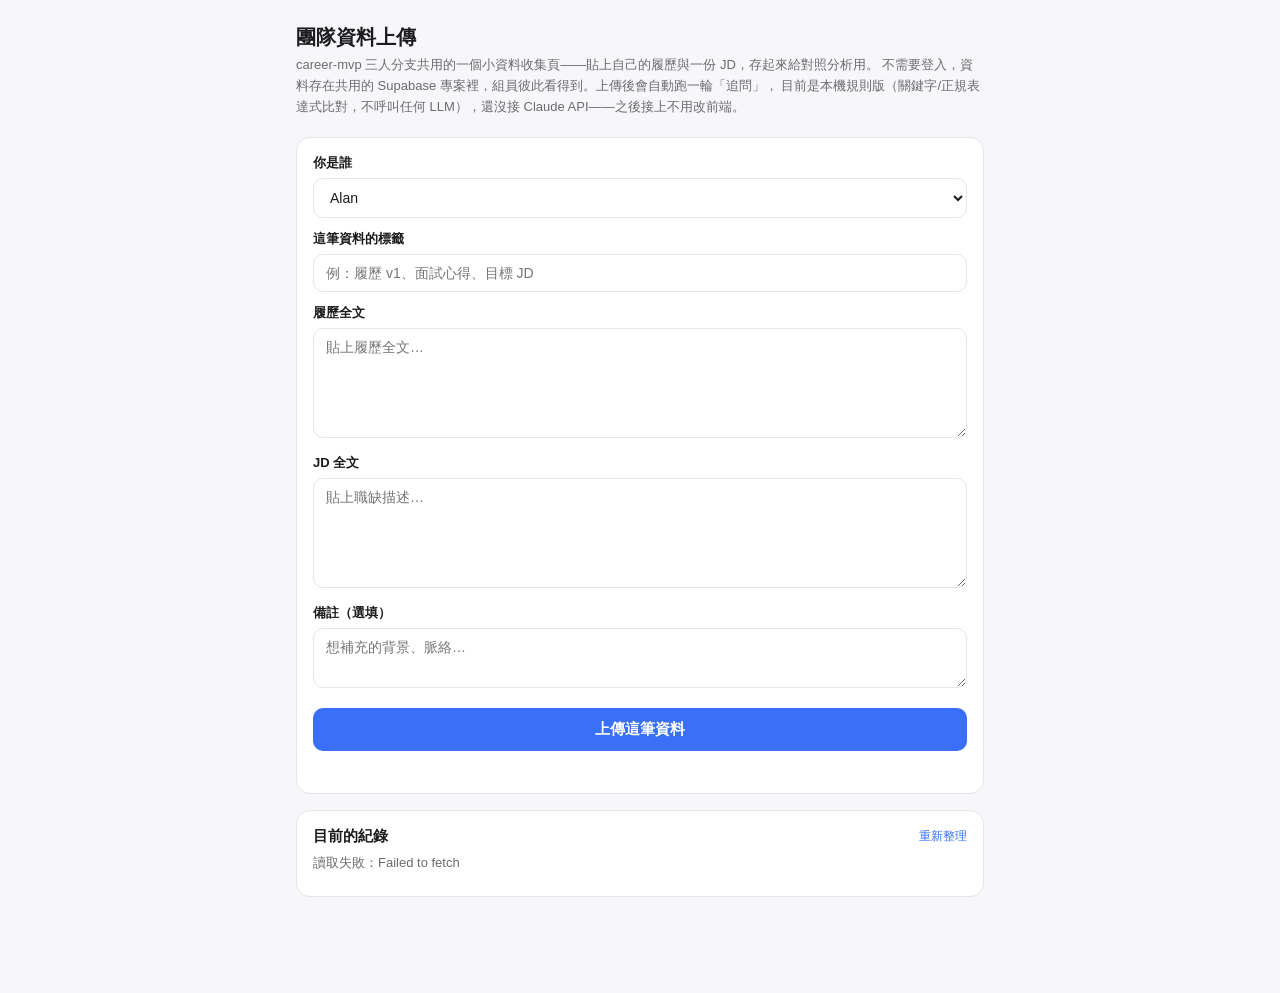
<file: webapp/team-upload.html>
<!DOCTYPE html>
<html lang="zh-Hant">
<head>
<meta charset="UTF-8">
<meta name="viewport" content="width=device-width, initial-scale=1">
<title>career-mvp 團隊資料上傳</title>
<style>
  :root { --ink:#1c1c1e; --sub:#6b6b70; --line:#e5e5ea; --accent:#3a6ff7; --bg:#f7f7f9; --card:#fff; --red:#e0453c; }
  * { box-sizing: border-box; }
  body { margin:0; font-family: -apple-system, "PingFang TC", "Noto Sans TC", sans-serif; background:var(--bg); color:var(--ink); }
  .wrap { max-width: 720px; margin: 0 auto; padding: 24px 16px 80px; }
  h1 { font-size: 20px; margin: 0 0 4px; }
  .sub { color: var(--sub); font-size: 13px; line-height: 1.6; margin: 0 0 20px; }
  .card { background: var(--card); border: 1px solid var(--line); border-radius: 14px; padding: 16px; margin-bottom: 16px; }
  label { display:block; font-size: 13px; font-weight: 600; margin: 12px 0 6px; }
  label:first-child { margin-top: 0; }
  input, select, textarea {
    width: 100%; border: 1px solid var(--line); border-radius: 10px; padding: 10px 12px;
    font-size: 14px; font-family: inherit; background: #fff; color: var(--ink);
  }
  textarea { min-height: 110px; resize: vertical; }
  .row { display:flex; gap: 10px; }
  .row > * { flex:1; }
  button.btn { width:100%; margin-top:16px; padding:12px; border:none; border-radius:10px;
    background: var(--accent); color:#fff; font-size:15px; font-weight:600; cursor:pointer; }
  button.btn:disabled { opacity:.5; cursor:default; }
  button.linklike { background:none; border:none; color:var(--accent); font-size:13px; cursor:pointer; padding:4px 0; }
  .status { font-size: 13px; margin-top: 8px; min-height: 18px; }
  .status.err { color: var(--red); }
  .status.ok { color: #2c9a4a; }
  .item { border-top: 1px solid var(--line); padding: 12px 0; }
  .item:first-child { border-top: none; }
  .item-head { display:flex; justify-content:space-between; align-items:baseline; gap:8px; }
  .item-who { font-weight:600; }
  .item-when { color: var(--sub); font-size: 12px; white-space:nowrap; }
  .item-label { color: var(--accent); font-size: 12px; margin: 2px 0 6px; }
  .item-prev { color: var(--sub); font-size: 13px; line-height:1.5; white-space:pre-wrap; }
  .item-actions { margin-top: 6px; display:flex; gap:12px; }
  .item-actions button { background:none; border:none; color: var(--sub); font-size:12px; cursor:pointer; padding:0; }
  .item-actions button.del { color: var(--red); }
  .empty { color: var(--sub); font-size: 13px; padding: 8px 0; }
  .toggle { color: var(--accent); font-size:12px; cursor:pointer; }
  .fu-status { font-size: 12px; margin-top: 8px; }
  .fu-status.pending { color: var(--sub); }
  .fu-status.err { color: var(--red); }
  .fu-list { margin-top: 8px; display:flex; flex-direction:column; gap:8px; }
  .fu-card { background: var(--bg); border: 1px solid var(--line); border-radius: 10px; padding: 10px 12px; }
  .fu-cat { display:inline-block; font-size:11px; font-weight:600; color: var(--accent); background:#eef2ff; border-radius:999px; padding:2px 8px; margin-bottom:6px; }
  .fu-q { font-weight:600; font-size:13px; margin-bottom:4px; }
  .fu-src, .fu-why { font-size:12px; color: var(--sub); margin-top:2px; }
  .fu-retry { margin-top:6px; }
</style>
</head>
<body>
<div class="wrap">
  <h1>團隊資料上傳</h1>
  <p class="sub">
    career-mvp 三人分支共用的一個小資料收集頁——貼上自己的履歷與一份 JD，存起來給對照分析用。
    不需要登入，資料存在共用的 Supabase 專案裡，組員彼此看得到。上傳後會自動跑一輪「追問」，
    目前是本機規則版（關鍵字/正規表達式比對，不呼叫任何 LLM），還沒接 Claude API——之後接上不用改前端。
  </p>

  <div class="card">
    <label>你是誰</label>
    <select id="memberSel">
      <option value="Alan">Alan</option>
      <option value="Berry">Berry</option>
      <option value="Sunny">Sunny</option>
      <option value="__other">其他…</option>
    </select>
    <input id="memberOther" placeholder="輸入名字" style="display:none;margin-top:8px">

    <label>這筆資料的標籤</label>
    <input id="labelIn" placeholder="例：履歷 v1、面試心得、目標 JD">

    <label>履歷全文</label>
    <textarea id="resumeIn" placeholder="貼上履歷全文…"></textarea>

    <label>JD 全文</label>
    <textarea id="jdIn" placeholder="貼上職缺描述…"></textarea>

    <label>備註（選填）</label>
    <textarea id="notesIn" style="min-height:60px" placeholder="想補充的背景、脈絡…"></textarea>

    <button class="btn" id="submitBtn">上傳這筆資料</button>
    <div class="status" id="statusMsg"></div>
  </div>

  <div class="card">
    <div style="display:flex;justify-content:space-between;align-items:center">
      <h3 style="margin:0;font-size:15px">目前的紀錄</h3>
      <span class="toggle" id="refreshBtn">重新整理</span>
    </div>
    <div id="listHost"><div class="empty">載入中…</div></div>
  </div>
</div>

<script>
const SUPABASE_URL = "https://pbwntmnzjleqgsdmsitb.supabase.co";
const SUPABASE_KEY = "sb_publishable_lX2BwDcnPDsDBGT4V8MsWg_dmzQUto5";

async function sb(path, opts = {}) {
  const res = await fetch(`${SUPABASE_URL}/rest/v1/${path}`, {
    ...opts,
    headers: {
      "apikey": SUPABASE_KEY,
      "Authorization": `Bearer ${SUPABASE_KEY}`,
      "Content-Type": "application/json",
      ...(opts.headers || {}),
    },
  });
  if (!res.ok) throw new Error(`Supabase ${res.status}: ${await res.text()}`);
  return res.status === 204 ? null : res.json();
}

const memberSel = document.getElementById("memberSel");
const memberOther = document.getElementById("memberOther");
memberSel.addEventListener("change", () => {
  memberOther.style.display = memberSel.value === "__other" ? "block" : "none";
});

function currentMember() {
  return memberSel.value === "__other" ? memberOther.value.trim() : memberSel.value;
}

function fmtTime(iso) {
  return new Date(iso).toLocaleString("zh-TW", { hour12: false, month: "2-digit", day: "2-digit", hour: "2-digit", minute: "2-digit" });
}

let openId = null;

function followupStatusHtml(r) {
  if (r.followups_status === "pending") return `<div class="fu-status pending">⏳ 追問生成中…（本機規則版，非 AI）</div>`;
  if (r.followups_status === "error") return `
    <div class="fu-status err">追問生成失敗：${escapeHtml(r.followups_error || "")}</div>
    <button class="linklike fu-retry" data-genfu="${r.id}" type="button">重試 →</button>`;
  if (r.followups_status === "done" && Array.isArray(r.followups) && r.followups.length) {
    return `<div class="fu-list">${r.followups.map(f => `
      <div class="fu-card">
        ${f.category ? `<span class="fu-cat">${escapeHtml(f.category)}</span>` : ""}
        <div class="fu-q">${escapeHtml(f.question || "")}</div>
        ${f.source_phrase ? `<div class="fu-src">觸發句：「${escapeHtml(f.source_phrase)}」</div>` : ""}
        ${f.why ? `<div class="fu-why">為什麼問這題：${escapeHtml(f.why)}</div>` : ""}
      </div>`).join("")}</div>`;
  }
  return `<button class="linklike fu-retry" data-genfu="${r.id}" type="button">🔎 產生追問（本機規則版）→</button>`;
}

async function generateFollowups(id) {
  await sb(`submissions?id=eq.${id}`, { method: "PATCH", body: JSON.stringify({ followups_status: "pending" }) });
  loadList();
  try {
    const res = await fetch(`${SUPABASE_URL}/functions/v1/generate-followups`, {
      method: "POST",
      headers: { "apikey": SUPABASE_KEY, "Authorization": `Bearer ${SUPABASE_KEY}`, "Content-Type": "application/json" },
      body: JSON.stringify({ submission_id: id }),
    });
    if (!res.ok) throw new Error((await res.json()).error || `HTTP ${res.status}`);
  } catch (e) {
    console.error(e);
  } finally {
    loadList();
  }
}

async function loadList() {
  const host = document.getElementById("listHost");
  try {
    const rows = await sb("submissions?select=*&order=created_at.desc");
    if (!rows.length) { host.innerHTML = `<div class="empty">還沒有人上傳過資料。</div>`; return; }
    host.innerHTML = rows.map(r => `
      <div class="item">
        <div class="item-head">
          <span class="item-who">${escapeHtml(r.member)}</span>
          <span class="item-when">${fmtTime(r.created_at)}</span>
        </div>
        ${r.label ? `<div class="item-label">${escapeHtml(r.label)}</div>` : ""}
        <div class="item-prev">${openId === r.id ? fullText(r) : previewText(r)}</div>
        <div class="item-actions">
          <button data-toggle="${r.id}">${openId === r.id ? "收合" : "展開全文"}</button>
          <button class="del" data-del="${r.id}">刪除</button>
        </div>
        ${followupStatusHtml(r)}
      </div>
    `).join("");
    host.querySelectorAll("[data-toggle]").forEach(b => b.addEventListener("click", () => {
      openId = openId === b.dataset.toggle ? null : b.dataset.toggle;
      loadList();
    }));
    host.querySelectorAll("[data-del]").forEach(b => b.addEventListener("click", async () => {
      if (!confirm("確定刪除這筆資料？")) return;
      await sb(`submissions?id=eq.${b.dataset.del}`, { method: "DELETE" });
      loadList();
    }));
    host.querySelectorAll("[data-genfu]").forEach(b => b.addEventListener("click", () => generateFollowups(b.dataset.genfu)));
    if (rows.some(r => r.followups_status === "pending")) setTimeout(loadList, 2500);
  } catch (e) {
    host.innerHTML = `<div class="empty">讀取失敗：${escapeHtml(e.message)}</div>`;
  }
}

function previewText(r) {
  const parts = [];
  if (r.resume_text) parts.push(`履歷：${r.resume_text.slice(0, 80)}…`);
  if (r.jd_text) parts.push(`JD：${r.jd_text.slice(0, 80)}…`);
  return escapeHtml(parts.join("\n") || "（沒有內容）");
}
function fullText(r) {
  const parts = [];
  if (r.resume_text) parts.push(`【履歷】\n${r.resume_text}`);
  if (r.jd_text) parts.push(`【JD】\n${r.jd_text}`);
  if (r.notes) parts.push(`【備註】\n${r.notes}`);
  return escapeHtml(parts.join("\n\n"));
}
function escapeHtml(s) {
  return String(s ?? "").replace(/[&<>"']/g, c => ({ "&":"&amp;","<":"&lt;",">":"&gt;",'"':"&quot;","'":"&#39;" }[c]));
}

document.getElementById("submitBtn").addEventListener("click", async () => {
  const member = currentMember();
  const resume = document.getElementById("resumeIn").value.trim();
  const jd = document.getElementById("jdIn").value.trim();
  const label = document.getElementById("labelIn").value.trim();
  const notes = document.getElementById("notesIn").value.trim();
  const status = document.getElementById("statusMsg");
  const btn = document.getElementById("submitBtn");

  if (!member) { status.textContent = "請填你是誰"; status.className = "status err"; return; }
  if (!resume && !jd) { status.textContent = "履歷或 JD 至少填一項"; status.className = "status err"; return; }

  btn.disabled = true; status.textContent = "上傳中…"; status.className = "status";
  try {
    const [created] = await sb("submissions", {
      method: "POST",
      headers: { "Prefer": "return=representation" },
      body: JSON.stringify({ member, label, resume_text: resume, jd_text: jd, notes }),
    });
    status.textContent = "已上傳，追問生成中…（本機規則版，非 AI）"; status.className = "status ok";
    document.getElementById("labelIn").value = "";
    document.getElementById("resumeIn").value = "";
    document.getElementById("jdIn").value = "";
    document.getElementById("notesIn").value = "";
    loadList();
    if (created?.id) generateFollowups(created.id);
  } catch (e) {
    status.textContent = `上傳失敗：${e.message}`; status.className = "status err";
  } finally {
    btn.disabled = false;
  }
});

document.getElementById("refreshBtn").addEventListener("click", loadList);
loadList();
</script>
</body>
</html>
</file>
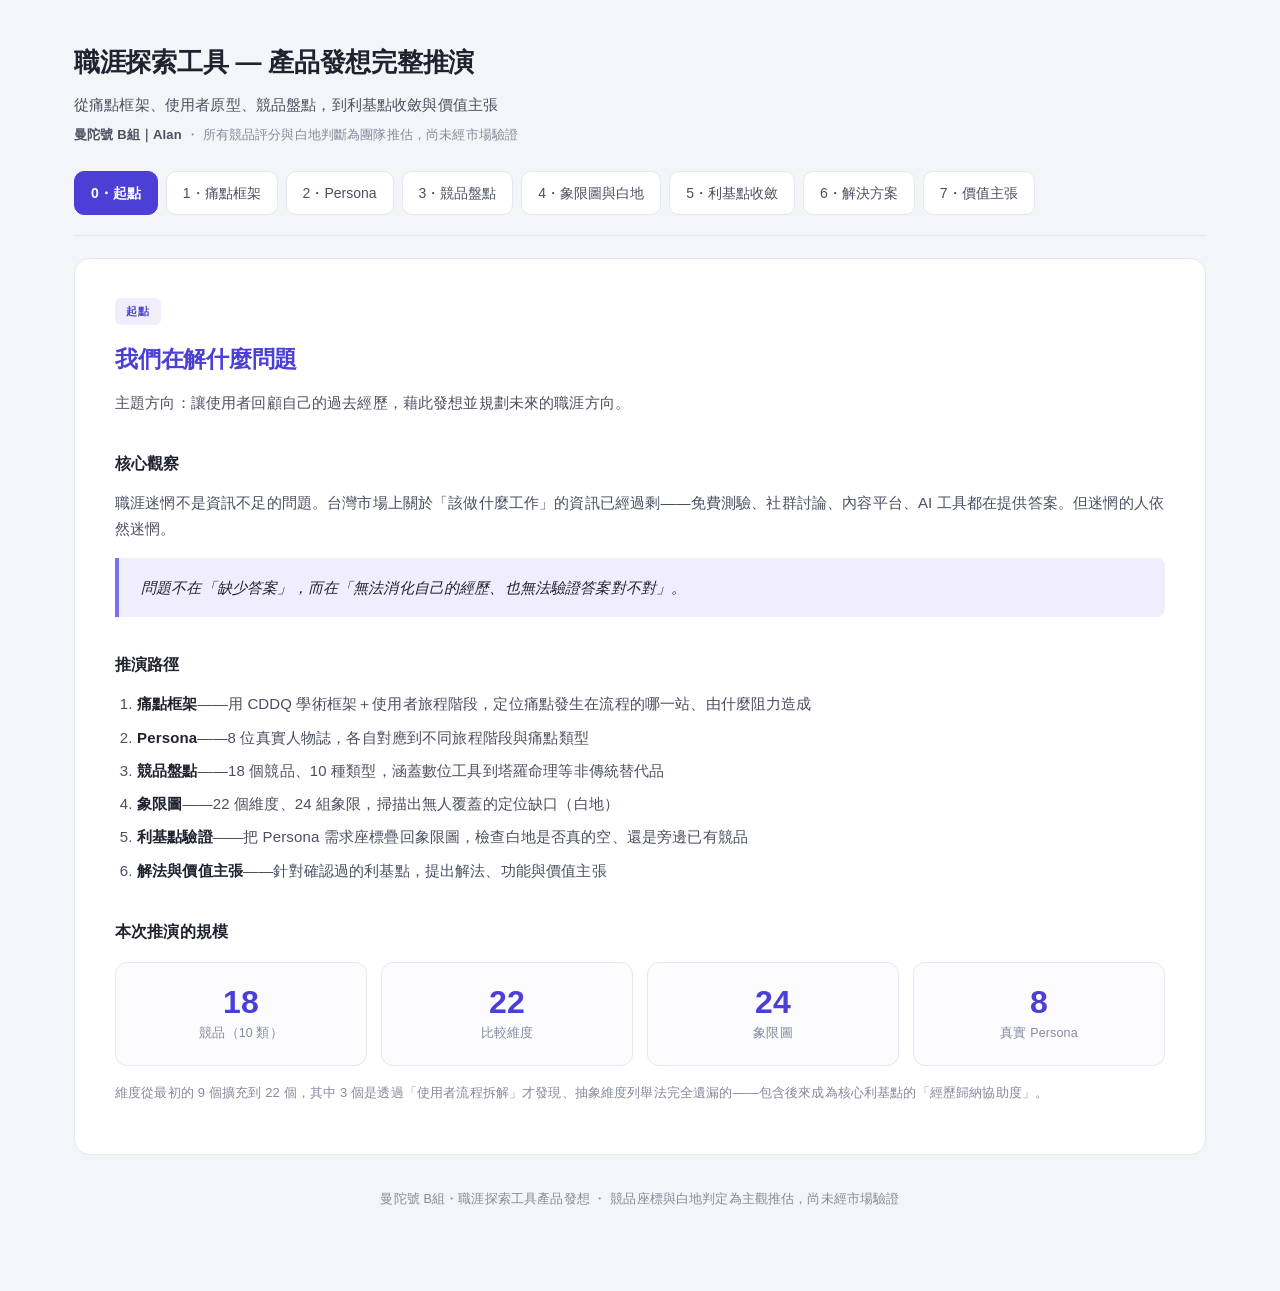
<file: assets/source/product-reasoning-walkthrough.html>
<!DOCTYPE html>
<html lang="zh-Hant">
<head>
<meta charset="UTF-8">
<meta name="viewport" content="width=device-width, initial-scale=1">
<title>職涯探索工具 — 產品發想完整推演</title>
<style>
:root{
  --brand:#4c3fd6;
  --brand-light:#7b6ef0;
  --brand-bg:#f0eefc;
  --ink:#1f2330;
  --ink-2:#4a5060;
  --ink-3:#858b9c;
  --line:#e6e8ef;
  --card:#ffffff;
  --page:#f4f5f8;
  --green:#2f7d5c;
  --green-bg:#eaf5ef;
  --red:#c0392b;
  --red-bg:#fdeeec;
  --amber:#b7791f;
  --amber-bg:#fdf5e6;
  --navy:#1f3049;
}
*{box-sizing:border-box}
html{-webkit-text-size-adjust:100%}
body{
  margin:0;background:var(--page);color:var(--ink);
  font-family:"Inter","Noto Sans TC","PingFang TC","Helvetica Neue",Arial,sans-serif;
  font-size:15px;line-height:1.75;letter-spacing:.01em;
}
.wrap{max-width:1180px;margin:0 auto;padding:40px 24px 80px}

/* ---------- header ---------- */
header h1{font-size:26px;font-weight:800;margin:0 0 6px;letter-spacing:-.01em}
header .sub{color:var(--ink-2);margin:0 0 6px;font-size:15px}
header .meta{color:var(--ink-3);font-size:13px;margin:0}
header .meta b{font-weight:600;color:var(--ink-2)}

/* ---------- tabs ---------- */
nav.tabs{display:flex;flex-wrap:wrap;gap:8px;margin:24px 0 0;padding-bottom:20px;border-bottom:1px solid var(--line)}
nav.tabs button{
  font:inherit;font-size:14px;font-weight:500;cursor:pointer;
  background:var(--card);color:var(--ink-2);
  border:1px solid var(--line);border-radius:10px;padding:9px 16px;
  transition:.15s;white-space:nowrap;
}
nav.tabs button:hover{border-color:var(--brand-light);color:var(--brand)}
nav.tabs button[aria-selected="true"]{background:var(--brand);border-color:var(--brand);color:#fff;font-weight:600}

/* ---------- panel ---------- */
.panel{display:none;background:var(--card);border:1px solid var(--line);border-radius:16px;padding:38px 40px;margin-top:22px}
.panel.active{display:block;animation:fade .22s ease}
@keyframes fade{from{opacity:0;transform:translateY(4px)}to{opacity:1;transform:none}}
.step{display:inline-block;background:var(--brand-bg);color:var(--brand);font-size:11px;font-weight:700;
  letter-spacing:.09em;padding:4px 11px;border-radius:6px;margin-bottom:14px}
h2{font-size:23px;font-weight:800;color:var(--brand);margin:0 0 10px;letter-spacing:-.01em}
h3{font-size:16px;font-weight:700;margin:34px 0 12px;color:var(--ink)}
h4{font-size:14px;font-weight:700;margin:22px 0 8px;color:var(--ink-2)}
p{margin:0 0 12px;color:var(--ink-2)}
p.lead{color:var(--ink-2);font-size:15px}
ol,ul{margin:0 0 12px;padding-left:22px;color:var(--ink-2)}
li{margin-bottom:7px}
b,strong{color:var(--ink);font-weight:700}
.small{font-size:13px;color:var(--ink-3);line-height:1.7}

/* ---------- quote ---------- */
blockquote{
  margin:16px 0;padding:16px 22px;background:var(--brand-bg);
  border-left:4px solid var(--brand-light);border-radius:0 8px 8px 0;
  color:var(--ink);font-style:italic;font-size:15px;line-height:1.8;
}
blockquote .tag{display:block;font-style:normal;font-size:11px;font-weight:700;letter-spacing:.08em;
  color:var(--brand);margin-bottom:6px}
blockquote.plain{background:#f7f8fa;border-left-color:#c9cedb}

/* ---------- table ---------- */
.tbl-scroll{overflow-x:auto;margin:14px 0 6px;-webkit-overflow-scrolling:touch}
table{border-collapse:collapse;width:100%;font-size:13.5px;min-width:640px}
thead th{background:#f5f6f9;color:var(--ink-2);font-weight:700;text-align:left;
  padding:11px 14px;border-bottom:1px solid var(--line);white-space:nowrap}
tbody td{padding:12px 14px;border-bottom:1px solid var(--line);color:var(--ink-2);vertical-align:top}
tbody tr:last-child td{border-bottom:none}
table.dark thead th{background:var(--navy);color:#fff}
td b{color:var(--ink)}

/* ---------- 分類彩色表（競品盤點） ---------- */
table.ctbl tbody tr:nth-child(even) td{background:#fafbfc}
table.ctbl tbody tr:hover td{background:#f3f6fb}
table.ctbl tbody td:first-child{
  border-left:4px solid var(--c,var(--line));
  background:color-mix(in srgb, var(--c) 7%, #fff);
  font-weight:700;color:var(--ink)}
table.ctbl tbody tr:nth-child(even) td:first-child{
  background:color-mix(in srgb, var(--c) 11%, #fff)}
table.ctbl tbody tr:hover td:first-child{
  background:color-mix(in srgb, var(--c) 16%, #fff)}
table.ctbl tbody td:first-child::before{
  content:"";display:inline-block;width:9px;height:9px;border-radius:50%;
  background:var(--c);margin-right:8px;vertical-align:1px;flex:none}
table.ctbl tbody td:nth-child(2){color:var(--ink)}

/* ---------- stats ---------- */
.stats{display:grid;grid-template-columns:repeat(auto-fit,minmax(150px,1fr));gap:14px;margin:16px 0}
.stat{border:1px solid var(--line);border-radius:12px;padding:20px 12px;text-align:center;background:#fcfcfe}
.stat .n{font-size:32px;font-weight:800;color:var(--brand);line-height:1.2}
.stat .l{font-size:12.5px;color:var(--ink-3);margin-top:2px}

/* ---------- pills / badges ---------- */
.pill{display:inline-block;font-size:11.5px;font-weight:700;padding:3px 9px;border-radius:999px;
  border:1px solid transparent;white-space:nowrap;line-height:1.6}
.pill.green{background:var(--green-bg);color:var(--green);border-color:#c8e3d5}
.pill.red{background:var(--red-bg);color:var(--red);border-color:#f5cfca}
.pill.amber{background:var(--amber-bg);color:var(--amber);border-color:#f0dfb8}
.pill.grey{background:#f1f2f6;color:var(--ink-2);border-color:#e0e3ea}
.pill.brand{background:var(--brand-bg);color:var(--brand);border-color:#d5cffa}
.pill.now{background:#e7f4ec;color:#22694c;border-color:#c2e0cf}
.pill.next{background:#fdf1dc;color:#96650f;border-color:#f0dcb0}
.pill.later{background:#eef0f4;color:#5a6274;border-color:#dfe2e9}

/* ---------- legend ---------- */
.legend{display:flex;flex-wrap:wrap;gap:8px 20px;background:#fafbfc;border:1px solid var(--line);
  border-radius:10px;padding:14px 18px;margin:14px 0;font-size:12.5px;color:var(--ink-2)}
.legend span{display:flex;align-items:center;gap:7px}
.dot{width:9px;height:9px;border-radius:50%;display:inline-block;flex:none}

/* ---------- swimlane ---------- */
.lane-scroll{overflow-x:auto;margin:16px 0;-webkit-overflow-scrolling:touch}
.lane{min-width:900px;display:grid;grid-template-columns:190px repeat(6,1fr);gap:8px}
.lane .hd{background:#22262f;color:#fff;font-size:13px;font-weight:600;text-align:center;
  padding:12px 6px;border-radius:8px}
.lane .nm{padding:10px 4px;font-size:13px;line-height:1.5}
.lane .nm .n1{font-weight:700}
.lane .nm .n2{font-size:11.5px;color:var(--ink-3)}
.cell{border-radius:8px;min-height:58px;display:flex;align-items:center;justify-content:center;
  font-size:12.5px;font-weight:600;border:1px solid transparent}
.cell.empty{background:#fafbfc;border-color:#f0f1f4}
.cell.stuck{color:#fff}
.cell.pass{background:#fff}
.cell.dash{background:#fff;border:1.5px dashed var(--green);color:var(--green);font-size:12px}

/* ---------- quadrant grid ---------- */
.qgrid{display:grid;grid-template-columns:repeat(auto-fill,minmax(220px,1fr));gap:12px;margin:16px 0}
.q{border-radius:10px;padding:12px 14px;font-size:13px;border:1px solid}
.q.white{background:var(--green-bg);border-color:#bcdcca}
.q.crowd{background:var(--red-bg);border-color:#f2cdc8}
.q .qh{display:flex;justify-content:space-between;align-items:center;gap:8px;margin-bottom:5px}
.q .qn{font-weight:700;color:var(--ink);font-size:13px}
.q .qs{font-size:11px;font-weight:700;padding:2px 7px;border-radius:5px;white-space:nowrap}
.q.white .qs{background:var(--green);color:#fff}
.q.crowd .qs{background:var(--red);color:#fff}
.q .qd{font-size:11.5px;color:var(--ink-3);line-height:1.6}

/* ---------- 寬表：橫向捲動 + 凍結前兩欄 ---------- */
.tbl-scroll.wide{border:1px solid var(--line);border-radius:12px;position:relative}
.tbl-scroll.wide table{min-width:1560px;border-collapse:separate;border-spacing:0}
.tbl-scroll.wide thead th,.tbl-scroll.wide tbody td{border-bottom:1px solid var(--line)}
.tbl-scroll.wide tbody tr:last-child td{border-bottom:none}
/* 第 1 欄：# */
.tbl-scroll.wide thead th:nth-child(1),.tbl-scroll.wide tbody td:nth-child(1){
  position:sticky;left:0;z-index:3;width:42px;min-width:42px;padding-left:12px;padding-right:6px}
/* 第 2 欄：解決方法 */
.tbl-scroll.wide thead th:nth-child(2),.tbl-scroll.wide tbody td:nth-child(2){
  position:sticky;left:42px;z-index:3;width:200px;min-width:200px;
  box-shadow:6px 0 8px -6px rgba(20,25,40,.18)}
.tbl-scroll.wide thead th:nth-child(1),.tbl-scroll.wide thead th:nth-child(2){background:var(--navy);z-index:5}
.tbl-scroll.wide tbody td:nth-child(1),.tbl-scroll.wide tbody td:nth-child(2){background:#fff}
.scroll-hint{display:flex;align-items:center;gap:6px;font-size:12px;color:var(--ink-3);margin:14px 0 -4px}
.scroll-hint::before{content:"⇄";font-size:14px;color:var(--brand)}

/* ---------- figure (24 象限 SVG) ---------- */
.fig{background:#fff;border:1px solid var(--line);border-radius:12px;padding:12px;margin:16px 0;overflow-x:auto}
.fig svg{width:100%;min-width:820px;height:auto;display:block}
.risk{background:#fdf3f2;border:1px solid #f2d9d6;border-left:5px solid #c0362c;border-radius:10px;
  padding:14px 18px;margin:16px 0;font-size:13.5px;color:#5a3835;line-height:1.8}
.risk b{color:#c0362c}

/* ---------- cards ---------- */
.cards{display:grid;grid-template-columns:repeat(auto-fit,minmax(260px,1fr));gap:14px;margin:16px 0}
.card{border:1px solid var(--line);border-radius:12px;padding:16px 18px;background:#fcfcfe}
.card h5{margin:0 0 6px;font-size:14px;font-weight:700;color:var(--ink)}
.card p{margin:0;font-size:13px;line-height:1.7;color:var(--ink-2)}
.card .k{font-size:11px;font-weight:700;letter-spacing:.06em;color:var(--brand);display:block;margin-bottom:4px}

/* ---------- note ---------- */
.note{background:#fffdf3;border:1px solid #f0e4bd;border-radius:10px;padding:14px 18px;margin:16px 0;
  font-size:13px;color:#7a6420;line-height:1.75}
.note b{color:#5f4d13}

footer{text-align:center;color:var(--ink-3);font-size:12.5px;padding:34px 10px 0}

@media (max-width:720px){
  .wrap{padding:26px 14px 60px}
  .panel{padding:26px 20px;border-radius:12px}
  h2{font-size:20px}
  nav.tabs button{padding:8px 12px;font-size:13px}
}
</style>
</head>
<body>
<div class="wrap">

<header>
  <h1>職涯探索工具 — 產品發想完整推演</h1>
  <p class="sub">從痛點框架、使用者原型、競品盤點，到利基點收斂與價值主張</p>
  <p class="meta"><b>曼陀號 B組｜Alan</b> ・ 所有競品評分與白地判斷為團隊推估，尚未經市場驗證</p>
</header>

<nav class="tabs" role="tablist">
  <button role="tab" aria-selected="true"  data-t="t0">0・起點</button>
  <button role="tab" aria-selected="false" data-t="t1">1・痛點框架</button>
  <button role="tab" aria-selected="false" data-t="t2">2・Persona</button>
  <button role="tab" aria-selected="false" data-t="t3">3・競品盤點</button>
  <button role="tab" aria-selected="false" data-t="t4">4・象限圖與白地</button>
  <button role="tab" aria-selected="false" data-t="t5">5・利基點收斂</button>
  <button role="tab" aria-selected="false" data-t="t6">6・解決方案</button>
  <button role="tab" aria-selected="false" data-t="t7">7・價值主張</button>
</nav>

<!-- ============ 0 ============ -->
<section class="panel active" id="t0">
  <span class="step">起點</span>
  <h2>我們在解什麼問題</h2>
  <p class="lead">主題方向：讓使用者回顧自己的過去經歷，藉此發想並規劃未來的職涯方向。</p>

  <h3>核心觀察</h3>
  <p>職涯迷惘不是資訊不足的問題。台灣市場上關於「該做什麼工作」的資訊已經過剩——免費測驗、社群討論、內容平台、AI 工具都在提供答案。但迷惘的人依然迷惘。</p>
  <blockquote>問題不在「缺少答案」，而在「無法消化自己的經歷、也無法驗證答案對不對」。</blockquote>

  <h3>推演路徑</h3>
  <ol>
    <li><b>痛點框架</b>——用 CDDQ 學術框架＋使用者旅程階段，定位痛點發生在流程的哪一站、由什麼阻力造成</li>
    <li><b>Persona</b>——8 位真實人物誌，各自對應到不同旅程階段與痛點類型</li>
    <li><b>競品盤點</b>——18 個競品、10 種類型，涵蓋數位工具到塔羅命理等非傳統替代品</li>
    <li><b>象限圖</b>——22 個維度、24 組象限，掃描出無人覆蓋的定位缺口（白地）</li>
    <li><b>利基點驗證</b>——把 Persona 需求座標疊回象限圖，檢查白地是否真的空、還是旁邊已有競品</li>
    <li><b>解法與價值主張</b>——針對確認過的利基點，提出解法、功能與價值主張</li>
  </ol>

  <h3>本次推演的規模</h3>
  <div class="stats">
    <div class="stat"><div class="n">18</div><div class="l">競品（10 類）</div></div>
    <div class="stat"><div class="n">22</div><div class="l">比較維度</div></div>
    <div class="stat"><div class="n">24</div><div class="l">象限圖</div></div>
    <div class="stat"><div class="n">8</div><div class="l">真實 Persona</div></div>
  </div>
  <p class="small">維度從最初的 9 個擴充到 22 個，其中 3 個是透過「使用者流程拆解」才發現、抽象維度列舉法完全遺漏的——包含後來成為核心利基點的「經歷歸納協助度」。</p>
</section>

<!-- ============ 1 ============ -->
<section class="panel" id="t1">
  <span class="step">STEP 1</span>
  <h2>痛點框架：CDDQ × 使用者旅程</h2>
  <p class="lead">單看「使用者說他很迷惘」無法設計產品。要能回答兩件事：<b>痛點卡在流程的哪一站</b>，以及<b>是什麼阻力讓他卡住</b>。前者用使用者旅程階段定位，後者用 CDDQ 學術框架分類。</p>

  <div class="note">
    <b>資料來源說明：</b>本章沒有獨立的原始截圖，內容由其他章節回推重建——旅程六階段取自第 2 章泳道圖的欄位定義，痛點原型 A–I 取自解決方案總表與泳道圖中的代號標記，CDDQ 對應為依框架定義所做的歸類。此頁的分類邏輯屬團隊推演，尚未經文獻或市場交叉驗證。
  </div>

  <h3>為什麼要兩個座標軸</h3>
  <div class="cards">
    <div class="card">
      <h5><span class="k">軸一・WHERE</span>使用者旅程階段</h5>
      <p>迷惘不是一個狀態，是六個不同的站。卡在①「不知道自己有什麼」和卡在⑤「兩個 offer 選不下去」需要的是完全不同的產品。定位到站，才知道功能該長在哪裡。</p>
    </div>
    <div class="card">
      <h5><span class="k">軸二・WHY</span>CDDQ 阻力類型</h5>
      <p>同一站卡住的人，原因可能完全不同——有人是缺資訊、有人是資訊互相矛盾、有人是根本還沒準備好行動。CDDQ（Career Decision-making Difficulties Questionnaire）把困難拆成三大類，可以避免我們把所有問題都當成「資訊不足」來解。</p>
    </div>
  </div>

  <h3>軸一：使用者旅程六階段</h3>
  <div class="tbl-scroll">
  <table class="dark">
    <thead><tr><th style="width:130px">階段</th><th style="width:210px">使用者在做什麼</th><th>這一站的典型卡點</th></tr></thead>
    <tbody>
      <tr><td><b>① 觸發／意識到問題</b></td><td>感覺不對勁，開始想「我是不是該換了」</td><td>不知道自己有什麼、經歷零散沒整理、做過 MBTI 仍茫然</td></tr>
      <tr><td><b>② 探索方向</b></td><td>四處搜集職涯選項與資訊</td><td>資訊過載、不知哪個真實、選項太多反而更難選、探索卻沒動力</td></tr>
      <tr><td><b>③ 確認能力適配</b></td><td>比對自己的能力和目標職位的落差</td><td>不確定自己的市場價值、不知能力可不可以轉移、投履歷沒下文</td></tr>
      <tr><td><b>④ 驗證可行性</b></td><td>用低成本方式試探這條路能不能走</td><td>不知有哪些低成本驗證手段、不敢開口找人、拿到回饋不會判讀</td></tr>
      <tr><td><b>⑤ 決策定案</b></td><td>在有限選項中做出承諾</td><td>缺乏比較框架、怕選錯怕沉沒成本、自我期待 vs 家人期待衝突</td></tr>
      <tr><td><b>⑥ 重新進入循環</b></td><td>做了一陣子後遇到瓶頸，重新啟動整段流程</td><td>不知下一步、擔心放棄累積、怕能力不可轉移</td></tr>
    </tbody>
  </table>
  </div>
  <p class="small">關鍵觀察：⑥ 不是終點而是回到起點。遇到瓶頸的人幾乎要重走整圈流程，決策反覆的人會從 ⑤ 退回 ②③。這代表產品若只切單一階段，會反覆流失同一批使用者。</p>

  <h3>軸二：CDDQ 三大阻力類型</h3>
  <div class="tbl-scroll">
  <table>
    <thead><tr><th style="width:170px">CDDQ 大類</th><th style="width:230px">子項</th><th>在本次推演中對應到的痛點</th></tr></thead>
    <tbody>
      <tr><td><b>缺乏準備</b><br><span class="small">Lack of Readiness</span></td>
          <td>動機不足、猶豫不決的人格傾向、功能失調的信念</td>
          <td>探索卻提不起勁（D 動機真空）、決策反覆退回上游（F 決策反覆）、被「該有正確答案」的信念綁住</td></tr>
      <tr><td><b>缺乏資訊</b><br><span class="small">Lack of Information</span></td>
          <td>對決策流程本身、對自我、對職業選項、對取得資訊的管道</td>
          <td>不知道流程長怎樣（A 方向真空）、不知道自己會什麼（C 能力存疑）、不知道有哪些職業（B 前段）、不知道怎麼驗證（E 驗證信心不足）</td></tr>
      <tr><td><b>資訊不一致</b><br><span class="small">Inconsistent Information</span></td>
          <td>不可靠的資訊、內在衝突、外在衝突</td>
          <td>網路說法互相矛盾不知哪個真實（B 選項過載）、興趣與現實收入拉扯（G 價值拉扯）、家人期待與自我期待相反（H 外在期待）、累積與轉換的取捨（I 瓶頸評估）</td></tr>
    </tbody>
  </table>
  </div>
  <blockquote class="plain">用 CDDQ 分類的實際效益：它逼我們承認「資訊不足」只佔三分之一。市場上大多數工具（測驗、內容、AI 問答）全部集中在補「缺乏資訊」，而「缺乏準備」與「資訊不一致」這兩類——也就是動機、猶豫、內外衝突——幾乎沒有數位產品在處理。這個落差直接預告了後面第 4 章「白地都集中在情緒支持與長期陪伴」的結果。</blockquote>

  <h3>兩軸交叉：九個痛點原型</h3>
  <p>把「卡在哪一站」乘上「什麼阻力」，收斂出九個痛點原型，後續的白地判斷與解法對應全部沿用這組代號。</p>
  <div class="tbl-scroll">
  <table class="dark">
    <thead><tr><th style="width:60px">代號</th><th style="width:120px">原型</th><th style="width:110px">主要卡住的站</th><th style="width:130px">CDDQ 歸類</th><th>一句話描述</th></tr></thead>
    <tbody>
      <tr><td><b>A</b></td><td><b>方向真空</b></td><td>①</td><td>缺乏資訊（決策流程／自我）</td><td>連要往哪想都不知道，需要靠經歷反推出方向</td></tr>
      <tr><td><b>B</b></td><td><b>選項過載</b></td><td>②</td><td>資訊不一致（不可靠資訊）</td><td>資訊太多且互相矛盾，無法判斷哪個是真的</td></tr>
      <tr><td><b>C</b></td><td><b>能力存疑</b></td><td>③</td><td>缺乏資訊（自我）</td><td>能力零散沒整理，不確定自己的市場價值</td></tr>
      <tr><td><b>D</b></td><td><b>動機真空</b></td><td>②</td><td>缺乏準備（動機不足）</td><td>知道該探索，但提不起勁、做了測驗仍茫然</td></tr>
      <tr><td><b>E</b></td><td><b>驗證信心不足</b></td><td>④</td><td>缺乏資訊（取得管道）</td><td>不知道有哪些低成本驗證手段，也不敢開口</td></tr>
      <tr><td><b>F</b></td><td><b>決策反覆</b></td><td>⑤（會退回②③）</td><td>缺乏準備（猶豫傾向）</td><td>缺乏比較框架，反覆推翻自己的決定</td></tr>
      <tr><td><b>G</b></td><td><b>價值拉扯</b></td><td>⑤</td><td>資訊不一致（內在衝突）</td><td>興趣、收入、生活型態三者互相牴觸</td></tr>
      <tr><td><b>H</b></td><td><b>外在期待</b></td><td>⑤</td><td>資訊不一致（外在衝突）</td><td>家人／社會期待與自己想走的方向相反</td></tr>
      <tr><td><b>I</b></td><td><b>瓶頸評估</b></td><td>⑥</td><td>資訊不一致（內在衝突）</td><td>擔心放棄既有累積，怕能力無法轉移到新領域</td></tr>
    </tbody>
  </table>
  </div>
  <p class="small">另有一類不屬於痛點原型、但影響產品設計的行為模式：<b>急於找機會者</b>——時間壓力下直接跳過 ②③④，從 ① 直奔 ⑤ 求職執行。這類人不是卡住，是刻意繞過流程，因此在第 7 章被列為「是否納入服務範圍」的待決缺口。</p>

  <h3>這個框架後續怎麼被用到</h3>
  <ul>
    <li><b>→ 第 2 章</b>：8 位使用者原型各自被標上代號與卡住的站，形成泳道圖，看出同一人會橫跨多站</li>
    <li><b>→ 第 4 章</b>：白地判斷不只看「有沒有競品」，還要看該象限對應的是哪一類 CDDQ 阻力</li>
    <li><b>→ 第 6 章</b>：每一項解法都標註它服務哪些代號的使用者，避免出現「沒有人需要的功能」</li>
  </ul>
</section>

<!-- ============ 2 ============ -->
<section class="panel" id="t2">
  <span class="step">STEP 2</span>
  <h2>Persona：8 位真實人物誌</h2>
  <p class="lead">每位 Persona 都對應到特定的旅程階段與痛點類型，用來檢驗後續的白地與解法是否真的有人需要。</p>

  <div class="tbl-scroll">
  <table class="dark">
    <thead><tr><th style="width:90px">Persona</th><th style="width:160px">類型</th><th style="width:140px">旅程階段</th><th style="width:250px">核心痛點</th><th>當下需要協助</th></tr></thead>
    <tbody>
      <tr><td><b>Emily</b></td><td>迷惘探索者（動機型）</td><td>①觸發/意識到問題</td><td>不知自己優勢、經歷沒整理、做過 MBTI 仍茫然</td><td>認識自己、找出能力與興趣、建立方向</td></tr>
      <tr><td><b>Chris</b></td><td>迷惘探索者（能力型）</td><td>①觸發/意識到問題</td><td>能力零散未整理、不確定市場價值、投履歷沒下文</td><td>經歷歸納、履歷 JD 匹配、能力優化</td></tr>
      <tr><td><b>Jason</b></td><td>方向探索者</td><td>①觸發/意識到問題</td><td>不知能力可對應哪些工作、選項太多、易幻想</td><td>能力轉譯、職涯推薦、第二選項探索</td></tr>
      <tr><td><b>Kevin</b></td><td>研究比較者</td><td>②探索方向</td><td>資訊過載、不知哪個真實、門檻與差距缺口</td><td>真實職涯資訊、技能要求、市場趨勢</td></tr>
      <tr><td><b>Amy</b></td><td>決策焦慮者</td><td>⑤決策定案</td><td>缺比較框架、怕選錯怕沉沒、自我 vs 家人期待</td><td>客觀比較框架、決策工具、風險分析</td></tr>
      <tr><td><b>Ryan</b></td><td>驗證行動者</td><td>④驗證可行性</td><td>不知低成本驗證手段、不敢開口、回饋不會判讀</td><td>Mentor、Coffee Chat、Side Project、驗證任務</td></tr>
      <tr><td><b>Eric</b></td><td>瓶頸突破者</td><td>⑥重新進入循環</td><td>不知下一步、擔心放棄累積、怕能力不可轉移</td><td>第二曲線、能力轉移、成長路徑 Career Growth Map</td></tr>
      <tr><td><b>Sandy</b></td><td>急於找機會者</td><td>①②③觸發/探索/確認</td><td>時間有限、不知哪些工作適合、投遞沒回應</td><td>AI Job Match、履歷健診、求職策略、投遞追蹤</td></tr>
    </tbody>
  </table>
  </div>

  <h3>使用者旅程 · Persona 泳道（同一人跨多站）</h3>
  <div class="legend">
    <span><span class="dot" style="background:#2f7d5c"></span>卡住＝該 Persona 主要受阻的階段</span>
    <span><span class="dot" style="background:#cfe3d8"></span>經過＝會走過但不是主要痛點</span>
    <span><span class="dot" style="background:#fff;border:1.5px dashed #2f7d5c"></span>直奔＝刻意跳過中間階段</span>
  </div>

  <div class="lane-scroll">
    <div class="lane" id="lane"></div>
  </div>

  <blockquote>泳道圖最重要的發現：<b>沒有任何一位 Persona 只出現在單一階段</b>。Amy 卡在 ⑤ 但會退回 ②③，Eric 從 ⑥ 幾乎重走整圈。這代表切單一階段的工具會反覆流失同一批人——也是後面選擇「漸進式陪伴」而非「單點工具」定調的原因。</blockquote>
</section>

<!-- ============ 3 ============ -->
<section class="panel" id="t3">
  <span class="step">STEP 3</span>
  <h2>競品盤點：18 個競品、10 種類型</h2>
  <p class="lead">刻意納入非傳統替代品——塔羅命理、Coffee Chat、實體社群，避免只看直接數位競品而低估真實競爭。</p>

  <div class="legend">
    <span><span class="dot" style="background:#2f7d5c"></span>免費/低成本自助工具</span>
    <span><span class="dot" style="background:#3a7bd5"></span>線上社群</span>
    <span><span class="dot" style="background:#4caf50"></span>實體人脈網絡</span>
    <span><span class="dot" style="background:#f0b429"></span>非正式一對一交流</span>
    <span><span class="dot" style="background:#8d6e3a"></span>付費數位課程/加速器</span>
    <span><span class="dot" style="background:#e2542c"></span>平價真人服務</span>
    <span><span class="dot" style="background:#6b7280"></span>政府/公部門輔導</span>
    <span><span class="dot" style="background:#e0245e"></span>高階人力仲介</span>
    <span><span class="dot" style="background:#7b6ef0"></span>正規教育機構</span>
    <span><span class="dot" style="background:#d6336c"></span>情緒/非傳統陪伴</span>
  </div>

  <div class="tbl-scroll">
  <table class="ctbl">
    <thead><tr><th style="width:200px">類型</th><th style="width:330px">競品</th><th>共同特徵 / 限制</th></tr></thead>
    <tbody>
      <tr style="--c:#2f7d5c"><td>免費/低成本自助工具</td><td>ChatGPT、YouTube、比薪水＋面試趣、Dcard 工作板</td><td>取得容易但一次性使用，不會記得你、也不追蹤成效</td></tr>
      <tr style="--c:#3a7bd5"><td>線上社群</td><td>Facebook 群組</td><td>有同儕但無結構，回饋品質與代表性難判斷</td></tr>
      <tr style="--c:#4caf50"><td>實體人脈網絡</td><td>產業社群 / 同業聚會 / 曼陀號</td><td>信任度高但不可規模化、門檻與時間成本高</td></tr>
      <tr style="--c:#f0b429"><td>非正式一對一交流</td><td>Coffee Chat</td><td>免費且真人，但需自行開口、無架構、無後續追蹤</td></tr>
      <tr style="--c:#8d6e3a"><td>付費數位課程/加速器</td><td>PRO360</td><td>單次交付導向，缺乏長期陪伴機制</td></tr>
      <tr style="--c:#e2542c"><td>平價真人服務</td><td>職涯教練、104 職涯教練＋履歷診療室</td><td>有溫度但給完建議即結束，無人追蹤準不準</td></tr>
      <tr style="--c:#6b7280"><td>政府/公部門輔導</td><td>政府輔導</td><td>免費但流程制式，個人化程度低</td></tr>
      <tr style="--c:#e0245e"><td>高階人力仲介</td><td>獵頭</td><td>只服務已有明確市場價值的人，高轉換成本</td></tr>
      <tr style="--c:#7b6ef0"><td>正規教育機構</td><td>MBA、EMBA</td><td>深度足夠但金錢與時間成本極高</td></tr>
      <tr style="--c:#d6336c"><td>情緒/非傳統陪伴</td><td>張老師專線 1980、塔羅命理諮詢、伴你 Ban-Ni、生涯設計工作坊</td><td>提供情緒支持與長期陪伴，但依賴真人、無法規模化</td></tr>
    </tbody>
  </table>
  </div>

  <h3>盤點後最重要的一個發現</h3>
  <blockquote>「長期陪伴」其實有人在做（張老師、伴你 Ban-Ni、產業社群、Coffee Chat），但<b>全部都是真人、非正式、不可規模化</b>的形式。真正的缺口不是「沒人做陪伴」，而是<b>「沒有人把陪伴做成可規模化的數位產品」</b>。</blockquote>
  <p class="small">這個修正很關鍵——若沒有納入塔羅命理、Coffee Chat、張老師專線這類非傳統競品，我們會誤判「情緒支持 × 可負擔」是白地，實際上那一格早就有人在服務，只是不是職涯專屬的服務。</p>
</section>

<!-- ============ 4 ============ -->
<section class="panel" id="t4">
  <span class="step">STEP 4</span>
  <h2>候選定位驗證：我方定位在 24 象限落點</h2>
  <p class="lead">把收斂定位（數據為底 × 可負擔 × 長期陪伴 × 有溫度 × 可規模化）當成一個完整座標，檢查它在每張圖是白地還是被卡住。</p>

    <div class="fig"><svg xmlns="http://www.w3.org/2000/svg" viewBox="0 0 1244 1836" font-family="Noto Sans CJK TC, PingFang TC, Microsoft JhengHei, sans-serif"><rect x="0" y="0" width="1244" height="1836" fill="#f7f7f5"/><text x="26" y="42" font-size="23" font-weight="800" fill="#2c2c2a">候選定位驗證：我方定位在 24 象限落點</text><text x="26" y="68" font-size="13" fill="#666">把收斂定位（數據為底×可負擔×長期陪伴×有溫度×可規模化）當成一個完整座標，檢查它在每張圖是白地還是被卡住。</text><rect x="26" y="86" width="1192" height="86" rx="12" fill="#fff" stroke="#e7e5e0"/><text x="44" y="114" font-size="15" font-weight="800" fill="#2f855a">守得住的白地：6 / 24</text><text x="44" y="136" font-size="12.5" fill="#444">綠 = 白地（護城河）：N5·N6·N7·N11·N19·N23，共同主題＝<tspan font-weight="700">長期陪伴 × 資料累積 × 可驗證追蹤 × 數據為底</tspan></text><text x="44" y="157" font-size="12.5" fill="#c0362c">紅 = 擁擠：最近競品反覆是 <tspan font-weight="800">ChatGPT / 免費工具</tspan> → 「便宜×低門檻×AI建議」不是白地，是免費工具的地盤。</text><rect x="32" y="196" width="284" height="254" rx="10" fill="#fdf2f1" stroke="#f0dbd8" stroke-width="1"/><text x="42" y="216" font-size="12.5" font-weight="700" fill="#2c2c2a">N1 信任×金錢</text><rect x="206" y="204" width="104" height="17" rx="8" fill="#c0362c"/><text x="258" y="216" font-size="9.5" fill="#fff" font-weight="700" text-anchor="middle">擁擠 · ChatGPT</text><line x1="181" y1="234" x2="181" y2="428" stroke="#e0ded9" stroke-width="1"/><line x1="66" y1="331" x2="296" y2="331" stroke="#e0ded9" stroke-width="1"/><text x="62" y="334" font-size="8.5" fill="#aaa" text-anchor="end">演算法/數據</text><text x="300" y="334" font-size="8.5" fill="#aaa">人</text><text x="181" y="441" font-size="8.5" fill="#aaa" text-anchor="middle">低價</text><text x="181" y="229" font-size="8.5" fill="#aaa" text-anchor="middle">高價</text><circle cx="266.6" cy="258.1" r="3.4" fill="#7F77DD" /><text x="270.6" y="261.1" font-size="7" fill="#7F77DD">MBA</text><circle cx="241.7" cy="317.8" r="3.4" fill="#D85A30" /><circle cx="275.8" cy="386.1" r="3.4" fill="#E24B4A" /><text x="279.8" y="389.1" font-size="7" fill="#E24B4A">獵頭</text><circle cx="96.4" cy="401.6" r="4.4" fill="#1D9E75" stroke="#c0362c" stroke-width="1.6"/><text x="100.4" y="404.6" font-size="7" fill="#1D9E75">ChatGPT</text><circle cx="115.7" cy="424.1" r="3.4" fill="#1D9E75" /><text x="119.7" y="427.1" font-size="7" fill="#1D9E75">YouTube</text><circle cx="206.8" cy="424.9" r="3.4" fill="#888780" /><circle cx="204.0" cy="349.6" r="3.4" fill="#A67C52" /><circle cx="217.8" cy="428.0" r="3.4" fill="#1D9E75" /><circle cx="86.2" cy="428.0" r="3.4" fill="#1D9E75" /><circle cx="233.4" cy="363.6" r="3.4" fill="#D85A30" /><circle cx="256.4" cy="234.0" r="3.4" fill="#7F77DD" /><circle cx="255.5" cy="422.6" r="3.4" fill="#D4537E" /><circle cx="225.2" cy="370.6" r="3.4" fill="#D4537E" /><circle cx="251.8" cy="289.9" r="3.4" fill="#D4537E" /><text x="255.8" y="292.9" font-size="7" fill="#D4537E">伴你</text><circle cx="236.2" cy="338.8" r="3.4" fill="#D4537E" /><circle cx="224.2" cy="428.0" r="3.4" fill="#378ADD" /><circle cx="244.5" cy="373.7" r="3.4" fill="#639922" /><circle cx="241.7" cy="428.0" r="3.4" fill="#EF9F27" /><circle cx="112" cy="389" r="12" fill="#fdeceb" stroke="#c0362c" stroke-width="1.6"/><polygon points="112.0,380.2 114.2,386.1 120.6,386.4 115.6,390.4 117.3,396.5 112.0,393.0 106.7,396.5 108.4,390.4 103.4,386.4 109.8,386.1" fill="#c0362c"/><text x="112" y="410" font-size="8.5" font-weight="800" fill="#c0362c" text-anchor="middle">我方</text><rect x="330" y="196" width="284" height="254" rx="10" fill="#fdf2f1" stroke="#f0dbd8" stroke-width="1"/><text x="340" y="216" font-size="12.5" font-weight="700" fill="#2c2c2a">N2 一次↔持續×金錢</text><rect x="504" y="204" width="104" height="17" rx="8" fill="#c0362c"/><text x="556" y="216" font-size="9.5" fill="#fff" font-weight="700" text-anchor="middle">擁擠 · 產業社群</text><line x1="479" y1="234" x2="479" y2="428" stroke="#e0ded9" stroke-width="1"/><line x1="364" y1="331" x2="594" y2="331" stroke="#e0ded9" stroke-width="1"/><text x="360" y="334" font-size="8.5" fill="#aaa" text-anchor="end">一次性</text><text x="598" y="334" font-size="8.5" fill="#aaa">長期陪伴</text><text x="479" y="441" font-size="8.5" fill="#aaa" text-anchor="middle">低價</text><text x="479" y="229" font-size="8.5" fill="#aaa" text-anchor="middle">高價</text><circle cx="546.2" cy="258.1" r="3.4" fill="#7F77DD" /><text x="550.2" y="261.1" font-size="7" fill="#7F77DD">MBA</text><circle cx="531.4" cy="317.8" r="3.4" fill="#D85A30" /><circle cx="486.4" cy="386.1" r="3.4" fill="#E24B4A" /><text x="490.4" y="389.1" font-size="7" fill="#E24B4A">獵頭</text><circle cx="410.0" cy="401.6" r="3.4" fill="#1D9E75" /><text x="414.0" y="404.6" font-size="7" fill="#1D9E75">ChatGPT</text><circle cx="450.5" cy="424.1" r="3.4" fill="#1D9E75" /><text x="454.5" y="427.1" font-size="7" fill="#1D9E75">YouTube</text><circle cx="427.5" cy="424.9" r="3.4" fill="#888780" /><circle cx="410.0" cy="349.6" r="3.4" fill="#A67C52" /><circle cx="435.8" cy="428.0" r="3.4" fill="#1D9E75" /><circle cx="433.9" cy="428.0" r="3.4" fill="#1D9E75" /><circle cx="446.8" cy="363.6" r="3.4" fill="#D85A30" /><circle cx="575.6" cy="234.0" r="3.4" fill="#7F77DD" /><circle cx="430.2" cy="422.6" r="3.4" fill="#D4537E" /><circle cx="428.4" cy="370.6" r="3.4" fill="#D4537E" /><circle cx="534.2" cy="289.9" r="3.4" fill="#D4537E" /><text x="538.2" y="292.9" font-size="7" fill="#D4537E">伴你</text><circle cx="431.2" cy="338.8" r="3.4" fill="#D4537E" /><circle cx="469.8" cy="428.0" r="3.4" fill="#378ADD" /><circle cx="504.8" cy="373.7" r="4.4" fill="#639922" stroke="#c0362c" stroke-width="1.6"/><text x="508.8" y="376.7" font-size="7" fill="#639922">產業社群</text><circle cx="409.1" cy="428.0" r="3.4" fill="#EF9F27" /><circle cx="548" cy="389" r="12" fill="#fdeceb" stroke="#c0362c" stroke-width="1.6"/><polygon points="548.0,380.2 550.2,386.1 556.6,386.4 551.6,390.4 553.3,396.5 548.0,393.0 542.7,396.5 544.4,390.4 539.4,386.4 545.8,386.1" fill="#c0362c"/><text x="548" y="410" font-size="8.5" font-weight="800" fill="#c0362c" text-anchor="middle">我方</text><rect x="628" y="196" width="284" height="254" rx="10" fill="#fdf2f1" stroke="#f0dbd8" stroke-width="1"/><text x="638" y="216" font-size="12.5" font-weight="700" fill="#2c2c2a">N3 使用門檻×金錢</text><rect x="802" y="204" width="104" height="17" rx="8" fill="#c0362c"/><text x="854" y="216" font-size="9.5" fill="#fff" font-weight="700" text-anchor="middle">擁擠 · ChatGPT</text><line x1="777" y1="234" x2="777" y2="428" stroke="#e0ded9" stroke-width="1"/><line x1="662" y1="331" x2="892" y2="331" stroke="#e0ded9" stroke-width="1"/><text x="658" y="334" font-size="8.5" fill="#aaa" text-anchor="end">低門檻</text><text x="896" y="334" font-size="8.5" fill="#aaa">高門檻</text><text x="777" y="441" font-size="8.5" fill="#aaa" text-anchor="middle">低價</text><text x="777" y="229" font-size="8.5" fill="#aaa" text-anchor="middle">高價</text><circle cx="861.6" cy="258.1" r="3.4" fill="#7F77DD" /><text x="865.6" y="261.1" font-size="7" fill="#7F77DD">MBA</text><circle cx="781.6" cy="317.8" r="3.4" fill="#D85A30" /><circle cx="828.5" cy="386.1" r="3.4" fill="#E24B4A" /><text x="832.5" y="389.1" font-size="7" fill="#E24B4A">獵頭</text><circle cx="706.2" cy="401.6" r="4.4" fill="#1D9E75" stroke="#c0362c" stroke-width="1.6"/><text x="710.2" y="404.6" font-size="7" fill="#1D9E75">ChatGPT</text><circle cx="677.6" cy="424.1" r="3.4" fill="#1D9E75" /><text x="681.6" y="427.1" font-size="7" fill="#1D9E75">YouTube</text><circle cx="716.3" cy="424.9" r="3.4" fill="#888780" /><circle cx="706.2" cy="349.6" r="3.4" fill="#A67C52" /><circle cx="685.9" cy="428.0" r="3.4" fill="#1D9E75" /><circle cx="680.4" cy="428.0" r="3.4" fill="#1D9E75" /><circle cx="739.3" cy="363.6" r="3.4" fill="#D85A30" /><circle cx="871.8" cy="234.0" r="3.4" fill="#7F77DD" /><circle cx="680.4" cy="422.6" r="3.4" fill="#D4537E" /><circle cx="678.6" cy="370.6" r="3.4" fill="#D4537E" /><circle cx="761.4" cy="289.9" r="3.4" fill="#D4537E" /><text x="765.4" y="292.9" font-size="7" fill="#D4537E">伴你</text><circle cx="746.6" cy="338.8" r="3.4" fill="#D4537E" /><circle cx="693.3" cy="428.0" r="3.4" fill="#378ADD" /><circle cx="754.9" cy="373.7" r="3.4" fill="#639922" /><circle cx="705.2" cy="428.0" r="3.4" fill="#EF9F27" /><circle cx="708" cy="389" r="12" fill="#fdeceb" stroke="#c0362c" stroke-width="1.6"/><polygon points="708.0,380.2 710.2,386.1 716.6,386.4 711.6,390.4 713.3,396.5 708.0,393.0 702.7,396.5 704.4,390.4 699.4,386.4 705.8,386.1" fill="#c0362c"/><text x="708" y="410" font-size="8.5" font-weight="800" fill="#c0362c" text-anchor="middle">我方</text><rect x="926" y="196" width="284" height="254" rx="10" fill="#fdf2f1" stroke="#f0dbd8" stroke-width="1"/><text x="936" y="216" font-size="12.5" font-weight="700" fill="#2c2c2a">N4 時間×金錢</text><rect x="1100" y="204" width="104" height="17" rx="8" fill="#c0362c"/><text x="1152" y="216" font-size="9.5" fill="#fff" font-weight="700" text-anchor="middle">擁擠 · 獵頭</text><line x1="1075" y1="234" x2="1075" y2="428" stroke="#e0ded9" stroke-width="1"/><line x1="960" y1="331" x2="1190" y2="331" stroke="#e0ded9" stroke-width="1"/><text x="956" y="334" font-size="8.5" fill="#aaa" text-anchor="end">省時</text><text x="1194" y="334" font-size="8.5" fill="#aaa">高時間</text><text x="1075" y="441" font-size="8.5" fill="#aaa" text-anchor="middle">低價</text><text x="1075" y="229" font-size="8.5" fill="#aaa" text-anchor="middle">高價</text><circle cx="1162.4" cy="258.1" r="3.4" fill="#7F77DD" /><text x="1166.4" y="261.1" font-size="7" fill="#7F77DD">MBA</text><circle cx="1099.8" cy="317.8" r="3.4" fill="#D85A30" /><circle cx="1037.3" cy="386.1" r="4.4" fill="#E24B4A" stroke="#c0362c" stroke-width="1.6"/><text x="1041.3" y="389.1" font-size="7" fill="#E24B4A">獵頭</text><circle cx="996.8" cy="401.6" r="3.4" fill="#1D9E75" /><text x="1000.8" y="404.6" font-size="7" fill="#1D9E75">ChatGPT</text><circle cx="1000.5" cy="424.1" r="3.4" fill="#1D9E75" /><text x="1004.5" y="427.1" font-size="7" fill="#1D9E75">YouTube</text><circle cx="1083.3" cy="424.9" r="3.4" fill="#888780" /><circle cx="1008.8" cy="349.6" r="3.4" fill="#A67C52" /><circle cx="1006.9" cy="428.0" r="3.4" fill="#1D9E75" /><circle cx="979.3" cy="428.0" r="3.4" fill="#1D9E75" /><circle cx="1057.5" cy="363.6" r="3.4" fill="#D85A30" /><circle cx="1175.3" cy="234.0" r="3.4" fill="#7F77DD" /><circle cx="1000.5" cy="422.6" r="3.4" fill="#D4537E" /><circle cx="1000.5" cy="370.6" r="3.4" fill="#D4537E" /><circle cx="1075.0" cy="289.9" r="3.4" fill="#D4537E" /><text x="1079.0" y="292.9" font-size="7" fill="#D4537E">伴你</text><circle cx="1106.3" cy="338.8" r="3.4" fill="#D4537E" /><circle cx="1009.7" cy="428.0" r="3.4" fill="#378ADD" /><circle cx="1075.0" cy="373.7" r="3.4" fill="#639922" /><circle cx="999.6" cy="428.0" r="3.4" fill="#EF9F27" /><circle cx="1006" cy="389" r="12" fill="#fdeceb" stroke="#c0362c" stroke-width="1.6"/><polygon points="1006.0,380.2 1008.2,386.1 1014.6,386.4 1009.6,390.4 1011.3,396.5 1006.0,393.0 1000.7,396.5 1002.4,390.4 997.4,386.4 1003.8,386.1" fill="#c0362c"/><text x="1006" y="410" font-size="8.5" font-weight="800" fill="#c0362c" text-anchor="middle">我方</text><rect x="32" y="466" width="284" height="254" rx="10" fill="#f1f8f3" stroke="#2f855a" stroke-width="1.4"/><text x="42" y="486" font-size="12.5" font-weight="700" fill="#2c2c2a">N5 信任×情緒支持</text><rect x="206" y="474" width="104" height="17" rx="8" fill="#2f855a"/><text x="258" y="486" font-size="9.5" fill="#fff" font-weight="700" text-anchor="middle">白地 · 護城河</text><line x1="181" y1="504" x2="181" y2="698" stroke="#e0ded9" stroke-width="1"/><line x1="66" y1="601" x2="296" y2="601" stroke="#e0ded9" stroke-width="1"/><text x="62" y="604" font-size="8.5" fill="#aaa" text-anchor="end">演算法/數據</text><text x="300" y="604" font-size="8.5" fill="#aaa">人</text><text x="181" y="711" font-size="8.5" fill="#aaa" text-anchor="middle">純理性</text><text x="181" y="499" font-size="8.5" fill="#aaa" text-anchor="middle">情感陪伴</text><circle cx="266.6" cy="642.1" r="3.4" fill="#7F77DD" /><text x="270.6" y="645.1" font-size="7" fill="#7F77DD">MBA</text><circle cx="241.7" cy="554.4" r="3.4" fill="#D85A30" /><circle cx="275.8" cy="634.4" r="3.4" fill="#E24B4A" /><text x="279.8" y="637.4" font-size="7" fill="#E24B4A">獵頭</text><circle cx="96.4" cy="621.2" r="3.4" fill="#1D9E75" /><text x="100.4" y="624.2" font-size="7" fill="#1D9E75">ChatGPT</text><circle cx="115.7" cy="664.6" r="3.4" fill="#1D9E75" /><text x="119.7" y="667.6" font-size="7" fill="#1D9E75">YouTube</text><circle cx="206.8" cy="645.2" r="3.4" fill="#888780" /><circle cx="204.0" cy="656.9" r="3.4" fill="#A67C52" /><circle cx="217.8" cy="599.4" r="3.4" fill="#1D9E75" /><circle cx="86.2" cy="678.6" r="3.4" fill="#1D9E75" /><circle cx="233.4" cy="593.2" r="3.4" fill="#D85A30" /><circle cx="256.4" cy="633.6" r="3.4" fill="#7F77DD" /><circle cx="255.5" cy="526.5" r="3.4" fill="#D4537E" /><circle cx="225.2" cy="547.5" r="3.4" fill="#D4537E" /><circle cx="251.8" cy="516.4" r="3.4" fill="#D4537E" /><text x="255.8" y="519.4" font-size="7" fill="#D4537E">伴你</text><circle cx="236.2" cy="583.9" r="3.4" fill="#D4537E" /><circle cx="224.2" cy="606.4" r="3.4" fill="#378ADD" /><circle cx="244.5" cy="599.4" r="3.4" fill="#639922" /><circle cx="241.7" cy="583.2" r="3.4" fill="#EF9F27" /><circle cx="112" cy="562" r="12" fill="#eef6f0" stroke="#2f855a" stroke-width="1.6"/><polygon points="112.0,553.2 114.2,559.1 120.6,559.4 115.6,563.4 117.3,569.5 112.0,566.0 106.7,569.5 108.4,563.4 103.4,559.4 109.8,559.1" fill="#2f855a"/><text x="112" y="583" font-size="8.5" font-weight="800" fill="#2f855a" text-anchor="middle">我方</text><rect x="330" y="466" width="284" height="254" rx="10" fill="#f1f8f3" stroke="#2f855a" stroke-width="1.4"/><text x="340" y="486" font-size="12.5" font-weight="700" fill="#2c2c2a">N6 數位↔實體×持續</text><rect x="504" y="474" width="104" height="17" rx="8" fill="#2f855a"/><text x="556" y="486" font-size="9.5" fill="#fff" font-weight="700" text-anchor="middle">白地 · 護城河</text><line x1="479" y1="504" x2="479" y2="698" stroke="#e0ded9" stroke-width="1"/><line x1="364" y1="601" x2="594" y2="601" stroke="#e0ded9" stroke-width="1"/><text x="360" y="604" font-size="8.5" fill="#aaa" text-anchor="end">純數位</text><text x="598" y="604" font-size="8.5" fill="#aaa">實體</text><text x="479" y="711" font-size="8.5" fill="#aaa" text-anchor="middle">一次性</text><text x="479" y="499" font-size="8.5" fill="#aaa" text-anchor="middle">長期陪伴</text><circle cx="580.2" cy="544.4" r="3.4" fill="#7F77DD" /><text x="584.2" y="547.4" font-size="7" fill="#7F77DD">MBA</text><circle cx="480.8" cy="556.8" r="3.4" fill="#D85A30" /><circle cx="527.8" cy="594.8" r="3.4" fill="#E24B4A" /><text x="531.8" y="597.8" font-size="7" fill="#E24B4A">獵頭</text><circle cx="364.0" cy="659.2" r="3.4" fill="#1D9E75" /><text x="368.0" y="662.2" font-size="7" fill="#1D9E75">ChatGPT</text><circle cx="369.5" cy="625.1" r="3.4" fill="#1D9E75" /><text x="373.5" y="628.1" font-size="7" fill="#1D9E75">YouTube</text><circle cx="530.5" cy="644.5" r="3.4" fill="#888780" /><circle cx="405.4" cy="659.2" r="3.4" fill="#A67C52" /><circle cx="381.5" cy="637.5" r="3.4" fill="#1D9E75" /><circle cx="364.0" cy="639.0" r="3.4" fill="#1D9E75" /><circle cx="461.5" cy="628.2" r="3.4" fill="#D85A30" /><circle cx="571.0" cy="519.5" r="3.4" fill="#7F77DD" /><circle cx="418.3" cy="642.1" r="3.4" fill="#D4537E" /><circle cx="462.4" cy="643.7" r="3.4" fill="#D4537E" /><circle cx="479.9" cy="554.4" r="3.4" fill="#D4537E" /><text x="483.9" y="557.4" font-size="7" fill="#D4537E">伴你</text><circle cx="557.2" cy="641.4" r="3.4" fill="#D4537E" /><circle cx="369.5" cy="608.8" r="3.4" fill="#378ADD" /><circle cx="565.5" cy="579.3" r="3.4" fill="#639922" /><circle cx="469.8" cy="660.0" r="3.4" fill="#EF9F27" /><circle cx="387" cy="543" r="12" fill="#eef6f0" stroke="#2f855a" stroke-width="1.6"/><polygon points="387.0,533.8 389.2,539.7 395.6,540.0 390.6,544.0 392.3,550.1 387.0,546.6 381.7,550.1 383.4,544.0 378.4,540.0 384.8,539.7" fill="#2f855a"/><text x="387" y="564" font-size="8.5" font-weight="800" fill="#2f855a" text-anchor="middle">我方</text><rect x="628" y="466" width="284" height="254" rx="10" fill="#f1f8f3" stroke="#2f855a" stroke-width="1.4"/><text x="638" y="486" font-size="12.5" font-weight="700" fill="#2c2c2a">N7 市場成熟×信任</text><rect x="802" y="474" width="104" height="17" rx="8" fill="#2f855a"/><text x="854" y="486" font-size="9.5" fill="#fff" font-weight="700" text-anchor="middle">白地 · 護城河</text><line x1="777" y1="504" x2="777" y2="698" stroke="#e0ded9" stroke-width="1"/><line x1="662" y1="601" x2="892" y2="601" stroke="#e0ded9" stroke-width="1"/><text x="658" y="604" font-size="8.5" fill="#aaa" text-anchor="end">新興/小眾</text><text x="896" y="604" font-size="8.5" fill="#aaa">主流/普及</text><text x="777" y="711" font-size="8.5" fill="#aaa" text-anchor="middle">演算法/數據</text><text x="777" y="499" font-size="8.5" fill="#aaa" text-anchor="middle">人</text><circle cx="844.2" cy="528.8" r="3.4" fill="#7F77DD" /><text x="848.2" y="531.8" font-size="7" fill="#7F77DD">MBA</text><circle cx="771.5" cy="549.8" r="3.4" fill="#D85A30" /><circle cx="797.2" cy="521.1" r="3.4" fill="#E24B4A" /><text x="801.2" y="524.1" font-size="7" fill="#E24B4A">獵頭</text><circle cx="869.0" cy="672.4" r="3.4" fill="#1D9E75" /><text x="873.0" y="675.4" font-size="7" fill="#1D9E75">ChatGPT</text><circle cx="859.8" cy="656.1" r="3.4" fill="#1D9E75" /><text x="863.8" y="659.1" font-size="7" fill="#1D9E75">YouTube</text><circle cx="797.2" cy="579.3" r="3.4" fill="#888780" /><circle cx="776.1" cy="581.6" r="3.4" fill="#A67C52" /><circle cx="815.6" cy="570.0" r="3.4" fill="#1D9E75" /><circle cx="770.6" cy="680.9" r="3.4" fill="#1D9E75" /><circle cx="817.5" cy="556.8" r="3.4" fill="#D85A30" /><circle cx="818.4" cy="537.4" r="3.4" fill="#7F77DD" /><circle cx="831.3" cy="538.1" r="3.4" fill="#D4537E" /><circle cx="769.6" cy="563.8" r="3.4" fill="#D4537E" /><circle cx="722.7" cy="541.2" r="3.4" fill="#D4537E" /><text x="726.7" y="544.2" font-size="7" fill="#D4537E">伴你</text><circle cx="744.8" cy="554.4" r="3.4" fill="#D4537E" /><circle cx="828.5" cy="564.5" r="3.4" fill="#378ADD" /><circle cx="759.5" cy="547.5" r="3.4" fill="#639922" /><circle cx="775.2" cy="549.8" r="3.4" fill="#EF9F27" /><circle cx="708" cy="659" r="12" fill="#eef6f0" stroke="#2f855a" stroke-width="1.6"/><polygon points="708.0,650.2 710.2,656.1 716.6,656.4 711.6,660.4 713.3,666.5 708.0,663.0 702.7,666.5 704.4,660.4 699.4,656.4 705.8,656.1" fill="#2f855a"/><text x="708" y="680" font-size="8.5" font-weight="800" fill="#2f855a" text-anchor="middle">我方</text><rect x="926" y="466" width="284" height="254" rx="10" fill="#fdf2f1" stroke="#f0dbd8" stroke-width="1"/><text x="936" y="486" font-size="12.5" font-weight="700" fill="#2c2c2a">N8 轉換×金錢</text><rect x="1100" y="474" width="104" height="17" rx="8" fill="#c0362c"/><text x="1152" y="486" font-size="9.5" fill="#fff" font-weight="700" text-anchor="middle">擁擠 · 獵頭</text><line x1="1075" y1="504" x2="1075" y2="698" stroke="#e0ded9" stroke-width="1"/><line x1="960" y1="601" x2="1190" y2="601" stroke="#e0ded9" stroke-width="1"/><text x="956" y="604" font-size="8.5" fill="#aaa" text-anchor="end">低轉換</text><text x="1194" y="604" font-size="8.5" fill="#aaa">高轉換</text><text x="1075" y="711" font-size="8.5" fill="#aaa" text-anchor="middle">低價</text><text x="1075" y="499" font-size="8.5" fill="#aaa" text-anchor="middle">高價</text><circle cx="1142.2" cy="528.1" r="3.4" fill="#7F77DD" /><text x="1146.2" y="531.1" font-size="7" fill="#7F77DD">MBA</text><circle cx="1065.8" cy="587.8" r="3.4" fill="#D85A30" /><circle cx="1128.4" cy="656.1" r="4.4" fill="#E24B4A" stroke="#c0362c" stroke-width="1.6"/><text x="1132.4" y="659.1" font-size="7" fill="#E24B4A">獵頭</text><circle cx="983.0" cy="671.6" r="3.4" fill="#1D9E75" /><text x="987.0" y="674.6" font-size="7" fill="#1D9E75">ChatGPT</text><circle cx="977.5" cy="694.1" r="3.4" fill="#1D9E75" /><text x="981.5" y="697.1" font-size="7" fill="#1D9E75">YouTube</text><circle cx="1000.5" cy="694.9" r="3.4" fill="#888780" /><circle cx="1009.7" cy="619.6" r="3.4" fill="#A67C52" /><circle cx="985.8" cy="698.0" r="3.4" fill="#1D9E75" /><circle cx="983.9" cy="698.0" r="3.4" fill="#1D9E75" /><circle cx="996.8" cy="633.6" r="3.4" fill="#D85A30" /><circle cx="1175.3" cy="504.0" r="3.4" fill="#7F77DD" /><circle cx="980.2" cy="692.6" r="3.4" fill="#D4537E" /><circle cx="978.4" cy="640.6" r="3.4" fill="#D4537E" /><circle cx="1061.2" cy="559.9" r="3.4" fill="#D4537E" /><text x="1065.2" y="562.9" font-size="7" fill="#D4537E">伴你</text><circle cx="1027.2" cy="608.8" r="3.4" fill="#D4537E" /><circle cx="977.5" cy="698.0" r="3.4" fill="#378ADD" /><circle cx="1031.8" cy="643.7" r="3.4" fill="#639922" /><circle cx="982.1" cy="698.0" r="3.4" fill="#EF9F27" /><circle cx="1098" cy="659" r="12" fill="#fdeceb" stroke="#c0362c" stroke-width="1.6"/><polygon points="1098.0,650.2 1100.2,656.1 1106.6,656.4 1101.6,660.4 1103.3,666.5 1098.0,663.0 1092.7,666.5 1094.4,660.4 1089.4,656.4 1095.8,656.1" fill="#c0362c"/><text x="1098" y="680" font-size="8.5" font-weight="800" fill="#c0362c" text-anchor="middle">我方</text><rect x="32" y="736" width="284" height="254" rx="10" fill="#fdf2f1" stroke="#f0dbd8" stroke-width="1"/><text x="42" y="756" font-size="12.5" font-weight="700" fill="#2c2c2a">N9 情緒支持×金錢</text><rect x="206" y="744" width="104" height="17" rx="8" fill="#c0362c"/><text x="258" y="756" font-size="9.5" fill="#fff" font-weight="700" text-anchor="middle">擁擠 · 塔羅</text><line x1="181" y1="774" x2="181" y2="968" stroke="#e0ded9" stroke-width="1"/><line x1="66" y1="871" x2="296" y2="871" stroke="#e0ded9" stroke-width="1"/><text x="62" y="874" font-size="8.5" fill="#aaa" text-anchor="end">純理性</text><text x="300" y="874" font-size="8.5" fill="#aaa">情感陪伴</text><text x="181" y="981" font-size="8.5" fill="#aaa" text-anchor="middle">低價</text><text x="181" y="769" font-size="8.5" fill="#aaa" text-anchor="middle">高價</text><circle cx="132.2" cy="798.1" r="3.4" fill="#7F77DD" /><text x="136.2" y="801.1" font-size="7" fill="#7F77DD">MBA</text><circle cx="236.2" cy="857.8" r="3.4" fill="#D85A30" /><circle cx="141.4" cy="926.1" r="3.4" fill="#E24B4A" /><text x="145.4" y="929.1" font-size="7" fill="#E24B4A">獵頭</text><circle cx="157.1" cy="941.6" r="3.4" fill="#1D9E75" /><text x="161.1" y="944.6" font-size="7" fill="#1D9E75">ChatGPT</text><circle cx="105.6" cy="964.1" r="3.4" fill="#1D9E75" /><text x="109.6" y="967.1" font-size="7" fill="#1D9E75">YouTube</text><circle cx="128.6" cy="964.9" r="3.4" fill="#888780" /><circle cx="114.8" cy="889.6" r="3.4" fill="#A67C52" /><circle cx="182.8" cy="968.0" r="3.4" fill="#1D9E75" /><circle cx="89.0" cy="968.0" r="3.4" fill="#1D9E75" /><circle cx="190.2" cy="903.6" r="3.4" fill="#D85A30" /><circle cx="142.4" cy="774.0" r="3.4" fill="#7F77DD" /><circle cx="269.3" cy="962.6" r="3.4" fill="#D4537E" /><circle cx="244.5" cy="910.6" r="4.4" fill="#D4537E" stroke="#c0362c" stroke-width="1.6"/><text x="248.5" y="913.6" font-size="7" fill="#D4537E">塔羅</text><circle cx="281.3" cy="829.9" r="3.4" fill="#D4537E" /><text x="285.3" y="832.9" font-size="7" fill="#D4537E">伴你</text><circle cx="201.2" cy="878.8" r="3.4" fill="#D4537E" /><circle cx="174.6" cy="968.0" r="3.4" fill="#378ADD" /><circle cx="182.8" cy="913.7" r="3.4" fill="#639922" /><circle cx="202.2" cy="968.0" r="3.4" fill="#EF9F27" /><circle cx="227" cy="929" r="12" fill="#fdeceb" stroke="#c0362c" stroke-width="1.6"/><polygon points="227.0,920.2 229.2,926.1 235.6,926.4 230.6,930.4 232.3,936.5 227.0,933.0 221.7,936.5 223.4,930.4 218.4,926.4 224.8,926.1" fill="#c0362c"/><text x="227" y="950" font-size="8.5" font-weight="800" fill="#c0362c" text-anchor="middle">我方</text><rect x="330" y="736" width="284" height="254" rx="10" fill="#fdf2f1" stroke="#f0dbd8" stroke-width="1"/><text x="340" y="756" font-size="12.5" font-weight="700" fill="#2c2c2a">N10 門檻×時間</text><rect x="504" y="744" width="104" height="17" rx="8" fill="#c0362c"/><text x="556" y="756" font-size="9.5" fill="#fff" font-weight="700" text-anchor="middle">擁擠 · ChatGPT</text><line x1="479" y1="774" x2="479" y2="968" stroke="#e0ded9" stroke-width="1"/><line x1="364" y1="871" x2="594" y2="871" stroke="#e0ded9" stroke-width="1"/><text x="360" y="874" font-size="8.5" fill="#aaa" text-anchor="end">低門檻</text><text x="598" y="874" font-size="8.5" fill="#aaa">高門檻</text><text x="479" y="981" font-size="8.5" fill="#aaa" text-anchor="middle">省時</text><text x="479" y="769" font-size="8.5" fill="#aaa" text-anchor="middle">高時間</text><circle cx="563.6" cy="797.3" r="3.4" fill="#7F77DD" /><text x="567.6" y="800.3" font-size="7" fill="#7F77DD">MBA</text><circle cx="483.6" cy="850.0" r="3.4" fill="#D85A30" /><circle cx="530.5" cy="902.8" r="3.4" fill="#E24B4A" /><text x="534.5" y="905.8" font-size="7" fill="#E24B4A">獵頭</text><circle cx="408.2" cy="937.0" r="4.4" fill="#1D9E75" stroke="#c0362c" stroke-width="1.6"/><text x="412.2" y="940.0" font-size="7" fill="#1D9E75">ChatGPT</text><circle cx="379.6" cy="933.9" r="3.4" fill="#1D9E75" /><text x="383.6" y="936.9" font-size="7" fill="#1D9E75">YouTube</text><circle cx="418.3" cy="864.0" r="3.4" fill="#888780" /><circle cx="408.2" cy="926.9" r="3.4" fill="#A67C52" /><circle cx="387.9" cy="928.4" r="3.4" fill="#1D9E75" /><circle cx="382.4" cy="951.7" r="3.4" fill="#1D9E75" /><circle cx="441.3" cy="885.7" r="3.4" fill="#D85A30" /><circle cx="573.8" cy="786.4" r="3.4" fill="#7F77DD" /><circle cx="382.4" cy="933.9" r="3.4" fill="#D4537E" /><circle cx="380.6" cy="933.9" r="3.4" fill="#D4537E" /><circle cx="463.4" cy="871.0" r="3.4" fill="#D4537E" /><text x="467.4" y="874.0" font-size="7" fill="#D4537E">伴你</text><circle cx="448.6" cy="844.6" r="3.4" fill="#D4537E" /><circle cx="395.3" cy="926.1" r="3.4" fill="#378ADD" /><circle cx="456.9" cy="871.0" r="3.4" fill="#639922" /><circle cx="407.2" cy="934.6" r="3.4" fill="#EF9F27" /><circle cx="410" cy="929" r="12" fill="#fdeceb" stroke="#c0362c" stroke-width="1.6"/><polygon points="410.0,920.2 412.2,926.1 418.6,926.4 413.6,930.4 415.3,936.5 410.0,933.0 404.7,936.5 406.4,930.4 401.4,926.4 407.8,926.1" fill="#c0362c"/><text x="410" y="950" font-size="8.5" font-weight="800" fill="#c0362c" text-anchor="middle">我方</text><rect x="628" y="736" width="284" height="254" rx="10" fill="#f1f8f3" stroke="#2f855a" stroke-width="1.4"/><text x="638" y="756" font-size="12.5" font-weight="700" fill="#2c2c2a">N11 信任×持續</text><rect x="802" y="744" width="104" height="17" rx="8" fill="#2f855a"/><text x="854" y="756" font-size="9.5" fill="#fff" font-weight="700" text-anchor="middle">白地 · 護城河</text><line x1="777" y1="774" x2="777" y2="968" stroke="#e0ded9" stroke-width="1"/><line x1="662" y1="871" x2="892" y2="871" stroke="#e0ded9" stroke-width="1"/><text x="658" y="874" font-size="8.5" fill="#aaa" text-anchor="end">演算法/數據</text><text x="896" y="874" font-size="8.5" fill="#aaa">人</text><text x="777" y="981" font-size="8.5" fill="#aaa" text-anchor="middle">一次性</text><text x="777" y="769" font-size="8.5" fill="#aaa" text-anchor="middle">長期陪伴</text><circle cx="862.6" cy="814.4" r="3.4" fill="#7F77DD" /><text x="866.6" y="817.4" font-size="7" fill="#7F77DD">MBA</text><circle cx="837.7" cy="826.8" r="3.4" fill="#D85A30" /><circle cx="871.8" cy="864.8" r="3.4" fill="#E24B4A" /><text x="875.8" y="867.8" font-size="7" fill="#E24B4A">獵頭</text><circle cx="692.4" cy="929.2" r="3.4" fill="#1D9E75" /><text x="696.4" y="932.2" font-size="7" fill="#1D9E75">ChatGPT</text><circle cx="711.7" cy="895.1" r="3.4" fill="#1D9E75" /><text x="715.7" y="898.1" font-size="7" fill="#1D9E75">YouTube</text><circle cx="802.8" cy="914.5" r="3.4" fill="#888780" /><circle cx="800.0" cy="929.2" r="3.4" fill="#A67C52" /><circle cx="813.8" cy="907.5" r="3.4" fill="#1D9E75" /><circle cx="682.2" cy="909.0" r="3.4" fill="#1D9E75" /><circle cx="829.4" cy="898.2" r="3.4" fill="#D85A30" /><circle cx="852.4" cy="789.5" r="3.4" fill="#7F77DD" /><circle cx="851.5" cy="912.1" r="3.4" fill="#D4537E" /><circle cx="821.2" cy="913.7" r="3.4" fill="#D4537E" /><circle cx="847.8" cy="824.4" r="3.4" fill="#D4537E" /><text x="851.8" y="827.4" font-size="7" fill="#D4537E">伴你</text><circle cx="832.2" cy="911.4" r="3.4" fill="#D4537E" /><circle cx="820.2" cy="878.8" r="3.4" fill="#378ADD" /><circle cx="840.5" cy="849.3" r="3.4" fill="#639922" /><circle cx="837.7" cy="930.0" r="3.4" fill="#EF9F27" /><circle cx="708" cy="813" r="12" fill="#eef6f0" stroke="#2f855a" stroke-width="1.6"/><polygon points="708.0,803.8 710.2,809.7 716.6,810.0 711.6,814.0 713.3,820.1 708.0,816.6 702.7,820.1 704.4,814.0 699.4,810.0 705.8,809.7" fill="#2f855a"/><text x="708" y="834" font-size="8.5" font-weight="800" fill="#2f855a" text-anchor="middle">我方</text><rect x="926" y="736" width="284" height="254" rx="10" fill="#fdf2f1" stroke="#f0dbd8" stroke-width="1"/><text x="936" y="756" font-size="12.5" font-weight="700" fill="#2c2c2a">N12 數位↔實體×金錢</text><rect x="1100" y="744" width="104" height="17" rx="8" fill="#c0362c"/><text x="1152" y="756" font-size="9.5" fill="#fff" font-weight="700" text-anchor="middle">擁擠 · ChatGPT</text><line x1="1075" y1="774" x2="1075" y2="968" stroke="#e0ded9" stroke-width="1"/><line x1="960" y1="871" x2="1190" y2="871" stroke="#e0ded9" stroke-width="1"/><text x="956" y="874" font-size="8.5" fill="#aaa" text-anchor="end">純數位</text><text x="1194" y="874" font-size="8.5" fill="#aaa">實體</text><text x="1075" y="981" font-size="8.5" fill="#aaa" text-anchor="middle">低價</text><text x="1075" y="769" font-size="8.5" fill="#aaa" text-anchor="middle">高價</text><circle cx="1176.2" cy="798.1" r="3.4" fill="#7F77DD" /><text x="1180.2" y="801.1" font-size="7" fill="#7F77DD">MBA</text><circle cx="1076.8" cy="857.8" r="3.4" fill="#D85A30" /><circle cx="1123.8" cy="926.1" r="3.4" fill="#E24B4A" /><text x="1127.8" y="929.1" font-size="7" fill="#E24B4A">獵頭</text><circle cx="960.0" cy="941.6" r="4.4" fill="#1D9E75" stroke="#c0362c" stroke-width="1.6"/><text x="964.0" y="944.6" font-size="7" fill="#1D9E75">ChatGPT</text><circle cx="965.5" cy="964.1" r="3.4" fill="#1D9E75" /><text x="969.5" y="967.1" font-size="7" fill="#1D9E75">YouTube</text><circle cx="1126.5" cy="964.9" r="3.4" fill="#888780" /><circle cx="1001.4" cy="889.6" r="3.4" fill="#A67C52" /><circle cx="977.5" cy="968.0" r="3.4" fill="#1D9E75" /><circle cx="960.0" cy="968.0" r="3.4" fill="#1D9E75" /><circle cx="1057.5" cy="903.6" r="3.4" fill="#D85A30" /><circle cx="1167.0" cy="774.0" r="3.4" fill="#7F77DD" /><circle cx="1014.3" cy="962.6" r="3.4" fill="#D4537E" /><circle cx="1058.4" cy="910.6" r="3.4" fill="#D4537E" /><circle cx="1075.9" cy="829.9" r="3.4" fill="#D4537E" /><text x="1079.9" y="832.9" font-size="7" fill="#D4537E">伴你</text><circle cx="1153.2" cy="878.8" r="3.4" fill="#D4537E" /><circle cx="965.5" cy="968.0" r="3.4" fill="#378ADD" /><circle cx="1161.5" cy="913.7" r="3.4" fill="#639922" /><circle cx="1065.8" cy="968.0" r="3.4" fill="#EF9F27" /><circle cx="983" cy="929" r="12" fill="#fdeceb" stroke="#c0362c" stroke-width="1.6"/><polygon points="983.0,920.2 985.2,926.1 991.6,926.4 986.6,930.4 988.3,936.5 983.0,933.0 977.7,936.5 979.4,930.4 974.4,926.4 980.8,926.1" fill="#c0362c"/><text x="983" y="950" font-size="8.5" font-weight="800" fill="#c0362c" text-anchor="middle">我方</text><rect x="32" y="1006" width="284" height="254" rx="10" fill="#fdf2f1" stroke="#f0dbd8" stroke-width="1"/><text x="42" y="1026" font-size="12.5" font-weight="700" fill="#2c2c2a">N13 揭露深度×金錢</text><rect x="206" y="1014" width="104" height="17" rx="8" fill="#c0362c"/><text x="258" y="1026" font-size="9.5" fill="#fff" font-weight="700" text-anchor="middle">擁擠 · 獵頭</text><line x1="181" y1="1044" x2="181" y2="1238" stroke="#e0ded9" stroke-width="1"/><line x1="66" y1="1141" x2="296" y2="1141" stroke="#e0ded9" stroke-width="1"/><text x="62" y="1144" font-size="8.5" fill="#aaa" text-anchor="end">只勾選</text><text x="300" y="1144" font-size="8.5" fill="#aaa">寫完整故事</text><text x="181" y="1251" font-size="8.5" fill="#aaa" text-anchor="middle">低價</text><text x="181" y="1039" font-size="8.5" fill="#aaa" text-anchor="middle">高價</text><circle cx="226.1" cy="1068.1" r="3.4" fill="#7F77DD" /><text x="230.1" y="1071.1" font-size="7" fill="#7F77DD">MBA</text><circle cx="225.2" cy="1127.8" r="3.4" fill="#D85A30" /><circle cx="209.5" cy="1196.1" r="4.4" fill="#E24B4A" stroke="#c0362c" stroke-width="1.6"/><text x="213.5" y="1199.1" font-size="7" fill="#E24B4A">獵頭</text><circle cx="172.7" cy="1211.6" r="3.4" fill="#1D9E75" /><text x="176.7" y="1214.6" font-size="7" fill="#1D9E75">ChatGPT</text><circle cx="66.0" cy="1234.1" r="3.4" fill="#1D9E75" /><text x="70.0" y="1237.1" font-size="7" fill="#1D9E75">YouTube</text><circle cx="164.4" cy="1234.9" r="3.4" fill="#888780" /><circle cx="142.4" cy="1159.6" r="3.4" fill="#A67C52" /><circle cx="112.0" cy="1238.0" r="3.4" fill="#1D9E75" /><circle cx="84.4" cy="1238.0" r="3.4" fill="#1D9E75" /><circle cx="204.0" cy="1173.6" r="3.4" fill="#D85A30" /><circle cx="224.2" cy="1044.0" r="3.4" fill="#7F77DD" /><circle cx="250.9" cy="1232.6" r="3.4" fill="#D4537E" /><circle cx="176.4" cy="1180.6" r="3.4" fill="#D4537E" /><circle cx="253.7" cy="1099.9" r="3.4" fill="#D4537E" /><text x="257.7" y="1102.9" font-size="7" fill="#D4537E">伴你</text><circle cx="227.0" cy="1148.8" r="3.4" fill="#D4537E" /><circle cx="144.2" cy="1238.0" r="3.4" fill="#378ADD" /><circle cx="187.4" cy="1183.7" r="3.4" fill="#639922" /><circle cx="201.2" cy="1238.0" r="3.4" fill="#EF9F27" /><circle cx="204" cy="1199" r="12" fill="#fdeceb" stroke="#c0362c" stroke-width="1.6"/><polygon points="204.0,1190.2 206.2,1196.1 212.6,1196.4 207.6,1200.4 209.3,1206.5 204.0,1203.0 198.7,1206.5 200.4,1200.4 195.4,1196.4 201.8,1196.1" fill="#c0362c"/><text x="204" y="1220" font-size="8.5" font-weight="800" fill="#c0362c" text-anchor="middle">我方</text><rect x="330" y="1006" width="284" height="254" rx="10" fill="#fdf2f1" stroke="#f0dbd8" stroke-width="1"/><text x="340" y="1026" font-size="12.5" font-weight="700" fill="#2c2c2a">N14 結構化×門檻</text><rect x="504" y="1014" width="104" height="17" rx="8" fill="#c0362c"/><text x="556" y="1026" font-size="9.5" fill="#fff" font-weight="700" text-anchor="middle">擁擠 · 104教練</text><line x1="479" y1="1044" x2="479" y2="1238" stroke="#e0ded9" stroke-width="1"/><line x1="364" y1="1141" x2="594" y2="1141" stroke="#e0ded9" stroke-width="1"/><text x="360" y="1144" font-size="8.5" fill="#aaa" text-anchor="end">選擇題</text><text x="598" y="1144" font-size="8.5" fill="#aaa">開放書寫</text><text x="479" y="1251" font-size="8.5" fill="#aaa" text-anchor="middle">低門檻</text><text x="479" y="1039" font-size="8.5" fill="#aaa" text-anchor="middle">高門檻</text><circle cx="505.7" cy="1069.6" r="3.4" fill="#7F77DD" /><text x="509.7" y="1072.6" font-size="7" fill="#7F77DD">MBA</text><circle cx="548.0" cy="1137.1" r="3.4" fill="#D85A30" /><circle cx="486.4" cy="1097.5" r="3.4" fill="#E24B4A" /><text x="490.4" y="1100.5" font-size="7" fill="#E24B4A">獵頭</text><circle cx="571.0" cy="1200.8" r="3.4" fill="#1D9E75" /><text x="575.0" y="1203.8" font-size="7" fill="#1D9E75">ChatGPT</text><circle cx="364.0" cy="1224.8" r="3.4" fill="#1D9E75" /><text x="368.0" y="1227.8" font-size="7" fill="#1D9E75">YouTube</text><circle cx="449.6" cy="1192.2" r="3.4" fill="#888780" /><circle cx="433.0" cy="1200.8" r="3.4" fill="#A67C52" /><circle cx="570.1" cy="1217.8" r="3.4" fill="#1D9E75" /><circle cx="377.8" cy="1222.5" r="3.4" fill="#1D9E75" /><circle cx="524.1" cy="1172.8" r="4.4" fill="#D85A30" stroke="#c0362c" stroke-width="1.6"/><text x="528.1" y="1175.8" font-size="7" fill="#D85A30">104教練</text><circle cx="509.4" cy="1061.1" r="3.4" fill="#7F77DD" /><circle cx="580.2" cy="1222.5" r="3.4" fill="#D4537E" /><circle cx="556.3" cy="1224.0" r="3.4" fill="#D4537E" /><circle cx="580.2" cy="1154.2" r="3.4" fill="#D4537E" /><text x="584.2" y="1157.2" font-size="7" fill="#D4537E">伴你</text><circle cx="519.5" cy="1166.6" r="3.4" fill="#D4537E" /><circle cx="543.4" cy="1211.6" r="3.4" fill="#378ADD" /><circle cx="543.4" cy="1159.6" r="3.4" fill="#639922" /><circle cx="574.7" cy="1201.5" r="3.4" fill="#EF9F27" /><circle cx="502" cy="1199" r="12" fill="#fdeceb" stroke="#c0362c" stroke-width="1.6"/><polygon points="502.0,1190.2 504.2,1196.1 510.6,1196.4 505.6,1200.4 507.3,1206.5 502.0,1203.0 496.7,1206.5 498.4,1200.4 493.4,1196.4 499.8,1196.1" fill="#c0362c"/><text x="502" y="1220" font-size="8.5" font-weight="800" fill="#c0362c" text-anchor="middle">我方</text><rect x="628" y="1006" width="284" height="254" rx="10" fill="#fdf2f1" stroke="#f0dbd8" stroke-width="1"/><text x="638" y="1026" font-size="12.5" font-weight="700" fill="#2c2c2a">N15 回顧跨度×建議具體</text><rect x="802" y="1014" width="104" height="17" rx="8" fill="#c0362c"/><text x="854" y="1026" font-size="9.5" fill="#fff" font-weight="700" text-anchor="middle">擁擠 · 職涯教練</text><line x1="777" y1="1044" x2="777" y2="1238" stroke="#e0ded9" stroke-width="1"/><line x1="662" y1="1141" x2="892" y2="1141" stroke="#e0ded9" stroke-width="1"/><text x="658" y="1144" font-size="8.5" fill="#aaa" text-anchor="end">近一年</text><text x="896" y="1144" font-size="8.5" fill="#aaa">整個人生</text><text x="777" y="1251" font-size="8.5" fill="#aaa" text-anchor="middle">給大方向</text><text x="777" y="1039" font-size="8.5" fill="#aaa" text-anchor="middle">給具體職缺</text><circle cx="800.9" cy="1179.8" r="3.4" fill="#7F77DD" /><text x="804.9" y="1182.8" font-size="7" fill="#7F77DD">MBA</text><circle cx="794.5" cy="1144.1" r="4.4" fill="#D85A30" stroke="#c0362c" stroke-width="1.6"/><text x="798.5" y="1147.1" font-size="7" fill="#D85A30">職涯教練</text><circle cx="762.3" cy="1071.2" r="3.4" fill="#E24B4A" /><text x="766.3" y="1074.2" font-size="7" fill="#E24B4A">獵頭</text><circle cx="731.9" cy="1163.5" r="3.4" fill="#1D9E75" /><text x="735.9" y="1166.5" font-size="7" fill="#1D9E75">ChatGPT</text><circle cx="666.6" cy="1191.4" r="3.4" fill="#1D9E75" /><text x="670.6" y="1194.4" font-size="7" fill="#1D9E75">YouTube</text><circle cx="726.4" cy="1162.0" r="3.4" fill="#888780" /><circle cx="711.7" cy="1105.3" r="3.4" fill="#A67C52" /><circle cx="710.8" cy="1175.9" r="3.4" fill="#1D9E75" /><circle cx="690.5" cy="1134.8" r="3.4" fill="#1D9E75" /><circle cx="786.2" cy="1126.3" r="3.4" fill="#D85A30" /><circle cx="806.4" cy="1173.6" r="3.4" fill="#7F77DD" /><circle cx="786.2" cy="1222.5" r="3.4" fill="#D4537E" /><circle cx="799.1" cy="1216.3" r="3.4" fill="#D4537E" /><circle cx="846.9" cy="1198.4" r="3.4" fill="#D4537E" /><text x="850.9" y="1201.4" font-size="7" fill="#D4537E">伴你</text><circle cx="855.2" cy="1165.1" r="3.4" fill="#D4537E" /><circle cx="688.7" cy="1186.0" r="3.4" fill="#378ADD" /><circle cx="711.7" cy="1137.9" r="3.4" fill="#639922" /><circle cx="739.3" cy="1161.2" r="3.4" fill="#EF9F27" /><circle cx="823" cy="1122" r="12" fill="#fdeceb" stroke="#c0362c" stroke-width="1.6"/><polygon points="823.0,1112.6 825.2,1118.5 831.6,1118.8 826.6,1122.8 828.3,1128.9 823.0,1125.4 817.7,1128.9 819.4,1122.8 814.4,1118.8 820.8,1118.5" fill="#c0362c"/><text x="823" y="1143" font-size="8.5" font-weight="800" fill="#c0362c" text-anchor="middle">我方</text><rect x="926" y="1006" width="284" height="254" rx="10" fill="#fdf2f1" stroke="#f0dbd8" stroke-width="1"/><text x="936" y="1026" font-size="12.5" font-weight="700" fill="#2c2c2a">N16 歸納協助×金錢</text><rect x="1100" y="1014" width="104" height="17" rx="8" fill="#c0362c"/><text x="1152" y="1026" font-size="9.5" fill="#fff" font-weight="700" text-anchor="middle">擁擠 · ChatGPT</text><line x1="1075" y1="1044" x2="1075" y2="1238" stroke="#e0ded9" stroke-width="1"/><line x1="960" y1="1141" x2="1190" y2="1141" stroke="#e0ded9" stroke-width="1"/><text x="956" y="1144" font-size="8.5" fill="#aaa" text-anchor="end">只收集</text><text x="1194" y="1144" font-size="8.5" fill="#aaa">幫你歸納</text><text x="1075" y="1251" font-size="8.5" fill="#aaa" text-anchor="middle">低價</text><text x="1075" y="1039" font-size="8.5" fill="#aaa" text-anchor="middle">高價</text><circle cx="1019.8" cy="1068.1" r="3.4" fill="#7F77DD" /><text x="1023.8" y="1071.1" font-size="7" fill="#7F77DD">MBA</text><circle cx="1126.5" cy="1127.8" r="3.4" fill="#D85A30" /><circle cx="999.6" cy="1196.1" r="3.4" fill="#E24B4A" /><text x="1003.6" y="1199.1" font-size="7" fill="#E24B4A">獵頭</text><circle cx="1095.2" cy="1211.6" r="4.4" fill="#1D9E75" stroke="#c0362c" stroke-width="1.6"/><text x="1099.2" y="1214.6" font-size="7" fill="#1D9E75">ChatGPT</text><circle cx="989.4" cy="1234.1" r="3.4" fill="#1D9E75" /><text x="993.4" y="1237.1" font-size="7" fill="#1D9E75">YouTube</text><circle cx="1015.2" cy="1234.9" r="3.4" fill="#888780" /><circle cx="988.5" cy="1159.6" r="3.4" fill="#A67C52" /><circle cx="984.8" cy="1238.0" r="3.4" fill="#1D9E75" /><circle cx="960.0" cy="1238.0" r="3.4" fill="#1D9E75" /><circle cx="1075.0" cy="1173.6" r="3.4" fill="#D85A30" /><circle cx="1024.4" cy="1044.0" r="3.4" fill="#7F77DD" /><circle cx="1038.2" cy="1232.6" r="3.4" fill="#D4537E" /><circle cx="1045.6" cy="1180.6" r="3.4" fill="#D4537E" /><circle cx="1122.8" cy="1099.9" r="3.4" fill="#D4537E" /><text x="1126.8" y="1102.9" font-size="7" fill="#D4537E">伴你</text><circle cx="1149.5" cy="1148.8" r="3.4" fill="#D4537E" /><circle cx="983.0" cy="1238.0" r="3.4" fill="#378ADD" /><circle cx="1006.0" cy="1183.7" r="3.4" fill="#639922" /><circle cx="1027.2" cy="1238.0" r="3.4" fill="#EF9F27" /><circle cx="1144" cy="1199" r="12" fill="#fdeceb" stroke="#c0362c" stroke-width="1.6"/><polygon points="1144.0,1190.2 1146.2,1196.1 1152.6,1196.4 1147.6,1200.4 1149.3,1206.5 1144.0,1203.0 1138.7,1206.5 1140.4,1200.4 1135.4,1196.4 1141.8,1196.1" fill="#c0362c"/><text x="1144" y="1220" font-size="8.5" font-weight="800" fill="#c0362c" text-anchor="middle">我方</text><rect x="32" y="1276" width="284" height="254" rx="10" fill="#fdf2f1" stroke="#f0dbd8" stroke-width="1"/><text x="42" y="1296" font-size="12.5" font-weight="700" fill="#2c2c2a">N17 敘事分類×信任</text><rect x="206" y="1284" width="104" height="17" rx="8" fill="#c0362c"/><text x="258" y="1296" font-size="9.5" fill="#fff" font-weight="700" text-anchor="middle">擁擠 · ChatGPT</text><line x1="181" y1="1314" x2="181" y2="1508" stroke="#e0ded9" stroke-width="1"/><line x1="66" y1="1411" x2="296" y2="1411" stroke="#e0ded9" stroke-width="1"/><text x="62" y="1414" font-size="8.5" fill="#aaa" text-anchor="end">現成類別</text><text x="300" y="1414" font-size="8.5" fill="#aaa">專屬敘事</text><text x="181" y="1521" font-size="8.5" fill="#aaa" text-anchor="middle">演算法/數據</text><text x="181" y="1309" font-size="8.5" fill="#aaa" text-anchor="middle">人</text><circle cx="138.7" cy="1338.8" r="3.4" fill="#7F77DD" /><text x="142.7" y="1341.8" font-size="7" fill="#7F77DD">MBA</text><circle cx="230.7" cy="1359.8" r="3.4" fill="#D85A30" /><circle cx="149.7" cy="1331.1" r="3.4" fill="#E24B4A" /><text x="153.7" y="1334.1" font-size="7" fill="#E24B4A">獵頭</text><circle cx="253.7" cy="1482.4" r="4.4" fill="#1D9E75" stroke="#c0362c" stroke-width="1.6"/><text x="257.7" y="1485.4" font-size="7" fill="#1D9E75">ChatGPT</text><circle cx="110.2" cy="1466.1" r="3.4" fill="#1D9E75" /><text x="114.2" y="1469.1" font-size="7" fill="#1D9E75">YouTube</text><circle cx="132.2" cy="1389.3" r="3.4" fill="#888780" /><circle cx="112.0" cy="1391.6" r="3.4" fill="#A67C52" /><circle cx="180.1" cy="1380.0" r="3.4" fill="#1D9E75" /><circle cx="79.8" cy="1490.9" r="3.4" fill="#1D9E75" /><circle cx="206.8" cy="1366.8" r="3.4" fill="#D85A30" /><circle cx="126.7" cy="1347.4" r="3.4" fill="#7F77DD" /><circle cx="243.6" cy="1348.1" r="3.4" fill="#D4537E" /><circle cx="212.3" cy="1373.8" r="3.4" fill="#D4537E" /><circle cx="266.6" cy="1351.2" r="3.4" fill="#D4537E" /><text x="270.6" y="1354.2" font-size="7" fill="#D4537E">伴你</text><circle cx="248.2" cy="1364.4" r="3.4" fill="#D4537E" /><circle cx="157.1" cy="1374.5" r="3.4" fill="#378ADD" /><circle cx="176.4" cy="1357.5" r="3.4" fill="#639922" /><circle cx="230.7" cy="1359.8" r="3.4" fill="#EF9F27" /><circle cx="227" cy="1469" r="12" fill="#fdeceb" stroke="#c0362c" stroke-width="1.6"/><polygon points="227.0,1460.2 229.2,1466.1 235.6,1466.4 230.6,1470.4 232.3,1476.5 227.0,1473.0 221.7,1476.5 223.4,1470.4 218.4,1466.4 224.8,1466.1" fill="#c0362c"/><text x="227" y="1490" font-size="8.5" font-weight="800" fill="#c0362c" text-anchor="middle">我方</text><rect x="330" y="1276" width="284" height="254" rx="10" fill="#fdf2f1" stroke="#f0dbd8" stroke-width="1"/><text x="340" y="1296" font-size="12.5" font-weight="700" fill="#2c2c2a">N18 資料庫廣度×門檻</text><rect x="504" y="1284" width="104" height="17" rx="8" fill="#c0362c"/><text x="556" y="1296" font-size="9.5" fill="#fff" font-weight="700" text-anchor="middle">擁擠 · PRO360</text><line x1="479" y1="1314" x2="479" y2="1508" stroke="#e0ded9" stroke-width="1"/><line x1="364" y1="1411" x2="594" y2="1411" stroke="#e0ded9" stroke-width="1"/><text x="360" y="1414" font-size="8.5" fill="#aaa" text-anchor="end">固定選項</text><text x="598" y="1414" font-size="8.5" fill="#aaa">各行各業</text><text x="479" y="1521" font-size="8.5" fill="#aaa" text-anchor="middle">低門檻</text><text x="479" y="1309" font-size="8.5" fill="#aaa" text-anchor="middle">高門檻</text><circle cx="413.7" cy="1339.6" r="3.4" fill="#7F77DD" /><text x="417.7" y="1342.6" font-size="7" fill="#7F77DD">MBA</text><circle cx="456.0" cy="1407.1" r="3.4" fill="#D85A30" /><circle cx="509.4" cy="1367.5" r="3.4" fill="#E24B4A" /><text x="513.4" y="1370.5" font-size="7" fill="#E24B4A">獵頭</text><circle cx="548.0" cy="1470.8" r="3.4" fill="#1D9E75" /><text x="552.0" y="1473.8" font-size="7" fill="#1D9E75">ChatGPT</text><circle cx="569.2" cy="1494.8" r="3.4" fill="#1D9E75" /><text x="573.2" y="1497.8" font-size="7" fill="#1D9E75">YouTube</text><circle cx="472.6" cy="1462.2" r="3.4" fill="#888780" /><circle cx="502.0" cy="1470.8" r="4.4" fill="#A67C52" stroke="#c0362c" stroke-width="1.6"/><text x="506.0" y="1473.8" font-size="7" fill="#A67C52">PRO360</text><circle cx="524.1" cy="1487.8" r="3.4" fill="#1D9E75" /><circle cx="554.4" cy="1492.5" r="3.4" fill="#1D9E75" /><circle cx="478.1" cy="1442.8" r="3.4" fill="#D85A30" /><circle cx="417.4" cy="1331.1" r="3.4" fill="#7F77DD" /><circle cx="396.2" cy="1492.5" r="3.4" fill="#D4537E" /><circle cx="395.3" cy="1494.0" r="3.4" fill="#D4537E" /><circle cx="419.2" cy="1424.2" r="3.4" fill="#D4537E" /><text x="423.2" y="1427.2" font-size="7" fill="#D4537E">伴你</text><circle cx="427.5" cy="1436.6" r="3.4" fill="#D4537E" /><circle cx="497.4" cy="1481.6" r="3.4" fill="#378ADD" /><circle cx="451.4" cy="1429.6" r="3.4" fill="#639922" /><circle cx="436.7" cy="1471.5" r="3.4" fill="#EF9F27" /><circle cx="502" cy="1469" r="12" fill="#fdeceb" stroke="#c0362c" stroke-width="1.6"/><polygon points="502.0,1460.2 504.2,1466.1 510.6,1466.4 505.6,1470.4 507.3,1476.5 502.0,1473.0 496.7,1476.5 498.4,1470.4 493.4,1466.4 499.8,1466.1" fill="#c0362c"/><text x="502" y="1490" font-size="8.5" font-weight="800" fill="#c0362c" text-anchor="middle">我方</text><rect x="628" y="1276" width="284" height="254" rx="10" fill="#f1f8f3" stroke="#2f855a" stroke-width="1.4"/><text x="638" y="1296" font-size="12.5" font-weight="700" fill="#2c2c2a">N19 可驗證性×金錢</text><rect x="802" y="1284" width="104" height="17" rx="8" fill="#2f855a"/><text x="854" y="1296" font-size="9.5" fill="#fff" font-weight="700" text-anchor="middle">白地 · 護城河</text><line x1="777" y1="1314" x2="777" y2="1508" stroke="#e0ded9" stroke-width="1"/><line x1="662" y1="1411" x2="892" y2="1411" stroke="#e0ded9" stroke-width="1"/><text x="658" y="1414" font-size="8.5" fill="#aaa" text-anchor="end">給完就結束</text><text x="896" y="1414" font-size="8.5" fill="#aaa">追蹤成效</text><text x="777" y="1521" font-size="8.5" fill="#aaa" text-anchor="middle">低價</text><text x="777" y="1309" font-size="8.5" fill="#aaa" text-anchor="middle">高價</text><circle cx="757.7" cy="1338.1" r="3.4" fill="#7F77DD" /><text x="761.7" y="1341.1" font-size="7" fill="#7F77DD">MBA</text><circle cx="733.8" cy="1397.8" r="3.4" fill="#D85A30" /><circle cx="767.8" cy="1466.1" r="3.4" fill="#E24B4A" /><text x="771.8" y="1469.1" font-size="7" fill="#E24B4A">獵頭</text><circle cx="679.5" cy="1481.6" r="3.4" fill="#1D9E75" /><text x="683.5" y="1484.6" font-size="7" fill="#1D9E75">ChatGPT</text><circle cx="662.0" cy="1504.1" r="3.4" fill="#1D9E75" /><text x="666.0" y="1507.1" font-size="7" fill="#1D9E75">YouTube</text><circle cx="710.8" cy="1504.9" r="3.4" fill="#888780" /><circle cx="730.1" cy="1429.6" r="3.4" fill="#A67C52" /><circle cx="684.1" cy="1508.0" r="3.4" fill="#1D9E75" /><circle cx="717.2" cy="1508.0" r="3.4" fill="#1D9E75" /><circle cx="728.2" cy="1443.6" r="3.4" fill="#D85A30" /><circle cx="746.6" cy="1314.0" r="3.4" fill="#7F77DD" /><circle cx="687.8" cy="1502.6" r="3.4" fill="#D4537E" /><circle cx="668.4" cy="1450.6" r="3.4" fill="#D4537E" /><circle cx="730.1" cy="1369.9" r="3.4" fill="#D4537E" /><text x="734.1" y="1372.9" font-size="7" fill="#D4537E">伴你</text><circle cx="707.1" cy="1418.8" r="3.4" fill="#D4537E" /><circle cx="678.6" cy="1508.0" r="3.4" fill="#378ADD" /><circle cx="701.6" cy="1453.7" r="3.4" fill="#639922" /><circle cx="680.4" cy="1508.0" r="3.4" fill="#EF9F27" /><circle cx="846" cy="1469" r="12" fill="#eef6f0" stroke="#2f855a" stroke-width="1.6"/><polygon points="846.0,1460.2 848.2,1466.1 854.6,1466.4 849.6,1470.4 851.3,1476.5 846.0,1473.0 840.7,1476.5 842.4,1470.4 837.4,1466.4 843.8,1466.1" fill="#2f855a"/><text x="846" y="1490" font-size="8.5" font-weight="800" fill="#2f855a" text-anchor="middle">我方</text><rect x="926" y="1276" width="284" height="254" rx="10" fill="#fdf2f1" stroke="#f0dbd8" stroke-width="1"/><text x="936" y="1296" font-size="12.5" font-weight="700" fill="#2c2c2a">N20 揭露心理門檻×門檻</text><rect x="1100" y="1284" width="104" height="17" rx="8" fill="#c0362c"/><text x="1152" y="1296" font-size="9.5" fill="#fff" font-weight="700" text-anchor="middle">擁擠 · ChatGPT</text><line x1="1075" y1="1314" x2="1075" y2="1508" stroke="#e0ded9" stroke-width="1"/><line x1="960" y1="1411" x2="1190" y2="1411" stroke="#e0ded9" stroke-width="1"/><text x="956" y="1414" font-size="8.5" fill="#aaa" text-anchor="end">先交代弱點</text><text x="1194" y="1414" font-size="8.5" fill="#aaa">輕鬆暖場</text><text x="1075" y="1521" font-size="8.5" fill="#aaa" text-anchor="middle">低門檻</text><text x="1075" y="1309" font-size="8.5" fill="#aaa" text-anchor="middle">高門檻</text><circle cx="998.6" cy="1339.6" r="3.4" fill="#7F77DD" /><text x="1002.6" y="1342.6" font-size="7" fill="#7F77DD">MBA</text><circle cx="1067.6" cy="1407.1" r="3.4" fill="#D85A30" /><circle cx="1031.8" cy="1367.5" r="3.4" fill="#E24B4A" /><text x="1035.8" y="1370.5" font-size="7" fill="#E24B4A">獵頭</text><circle cx="1136.6" cy="1470.8" r="4.4" fill="#1D9E75" stroke="#c0362c" stroke-width="1.6"/><text x="1140.6" y="1473.8" font-size="7" fill="#1D9E75">ChatGPT</text><circle cx="1190.0" cy="1494.8" r="3.4" fill="#1D9E75" /><text x="1194.0" y="1497.8" font-size="7" fill="#1D9E75">YouTube</text><circle cx="1046.5" cy="1462.2" r="3.4" fill="#888780" /><circle cx="1106.3" cy="1470.8" r="3.4" fill="#A67C52" /><circle cx="1164.2" cy="1487.8" r="3.4" fill="#1D9E75" /><circle cx="1170.7" cy="1492.5" r="3.4" fill="#1D9E75" /><circle cx="1081.4" cy="1442.8" r="3.4" fill="#D85A30" /><circle cx="1009.7" cy="1331.1" r="3.4" fill="#7F77DD" /><circle cx="1105.4" cy="1492.5" r="3.4" fill="#D4537E" /><circle cx="1116.4" cy="1494.0" r="3.4" fill="#D4537E" /><circle cx="1049.2" cy="1424.2" r="3.4" fill="#D4537E" /><text x="1053.2" y="1427.2" font-size="7" fill="#D4537E">伴你</text><circle cx="1065.8" cy="1436.6" r="3.4" fill="#D4537E" /><circle cx="1148.6" cy="1481.6" r="3.4" fill="#378ADD" /><circle cx="1098.0" cy="1429.6" r="3.4" fill="#639922" /><circle cx="1116.4" cy="1471.5" r="3.4" fill="#EF9F27" /><circle cx="1144" cy="1469" r="12" fill="#fdeceb" stroke="#c0362c" stroke-width="1.6"/><polygon points="1144.0,1460.2 1146.2,1466.1 1152.6,1466.4 1147.6,1470.4 1149.3,1476.5 1144.0,1473.0 1138.7,1476.5 1140.4,1470.4 1135.4,1466.4 1141.8,1466.1" fill="#c0362c"/><text x="1144" y="1490" font-size="8.5" font-weight="800" fill="#c0362c" text-anchor="middle">我方</text><rect x="32" y="1546" width="284" height="254" rx="10" fill="#fdf2f1" stroke="#f0dbd8" stroke-width="1"/><text x="42" y="1566" font-size="12.5" font-weight="700" fill="#2c2c2a">N21 互動頻率×信任</text><rect x="206" y="1554" width="104" height="17" rx="8" fill="#c0362c"/><text x="258" y="1566" font-size="9.5" fill="#fff" font-weight="700" text-anchor="middle">擁擠 · YouTube</text><line x1="181" y1="1584" x2="181" y2="1778" stroke="#e0ded9" stroke-width="1"/><line x1="66" y1="1681" x2="296" y2="1681" stroke="#e0ded9" stroke-width="1"/><text x="62" y="1684" font-size="8.5" fill="#aaa" text-anchor="end">用一次</text><text x="300" y="1684" font-size="8.5" fill="#aaa">每週回來</text><text x="181" y="1791" font-size="8.5" fill="#aaa" text-anchor="middle">演算法/數據</text><text x="181" y="1579" font-size="8.5" fill="#aaa" text-anchor="middle">人</text><circle cx="142.4" cy="1608.8" r="3.4" fill="#7F77DD" /><text x="146.4" y="1611.8" font-size="7" fill="#7F77DD">MBA</text><circle cx="165.4" cy="1629.8" r="3.4" fill="#D85A30" /><circle cx="103.7" cy="1601.1" r="3.4" fill="#E24B4A" /><text x="107.7" y="1604.1" font-size="7" fill="#E24B4A">獵頭</text><circle cx="230.7" cy="1752.4" r="3.4" fill="#1D9E75" /><text x="234.7" y="1755.4" font-size="7" fill="#1D9E75">ChatGPT</text><circle cx="251.8" cy="1736.1" r="4.4" fill="#1D9E75" stroke="#c0362c" stroke-width="1.6"/><text x="255.8" y="1739.1" font-size="7" fill="#1D9E75">YouTube</text><circle cx="109.2" cy="1659.3" r="3.4" fill="#888780" /><circle cx="138.7" cy="1661.6" r="3.4" fill="#A67C52" /><circle cx="252.8" cy="1650.0" r="3.4" fill="#1D9E75" /><circle cx="129.5" cy="1760.9" r="3.4" fill="#1D9E75" /><circle cx="137.8" cy="1636.8" r="3.4" fill="#D85A30" /><circle cx="176.4" cy="1617.4" r="3.4" fill="#7F77DD" /><circle cx="128.6" cy="1618.1" r="3.4" fill="#D4537E" /><circle cx="104.6" cy="1643.8" r="3.4" fill="#D4537E" /><circle cx="197.6" cy="1621.2" r="3.4" fill="#D4537E" /><text x="201.6" y="1624.2" font-size="7" fill="#D4537E">伴你</text><circle cx="87.2" cy="1634.4" r="3.4" fill="#D4537E" /><circle cx="249.1" cy="1644.5" r="3.4" fill="#378ADD" /><circle cx="180.1" cy="1627.5" r="3.4" fill="#639922" /><circle cx="119.4" cy="1629.8" r="3.4" fill="#EF9F27" /><circle cx="250" cy="1739" r="12" fill="#fdeceb" stroke="#c0362c" stroke-width="1.6"/><polygon points="250.0,1730.2 252.2,1736.1 258.6,1736.4 253.6,1740.4 255.3,1746.5 250.0,1743.0 244.7,1746.5 246.4,1740.4 241.4,1736.4 247.8,1736.1" fill="#c0362c"/><text x="250" y="1760" font-size="8.5" font-weight="800" fill="#c0362c" text-anchor="middle">我方</text><rect x="330" y="1546" width="284" height="254" rx="10" fill="#fdf2f1" stroke="#f0dbd8" stroke-width="1"/><text x="340" y="1566" font-size="12.5" font-weight="700" fill="#2c2c2a">N22 社群參與×情緒</text><rect x="504" y="1554" width="104" height="17" rx="8" fill="#c0362c"/><text x="556" y="1566" font-size="9.5" fill="#fff" font-weight="700" text-anchor="middle">擁擠 · Coffee Chat</text><line x1="479" y1="1584" x2="479" y2="1778" stroke="#e0ded9" stroke-width="1"/><line x1="364" y1="1681" x2="594" y2="1681" stroke="#e0ded9" stroke-width="1"/><text x="360" y="1684" font-size="8.5" fill="#aaa" text-anchor="end">只有你</text><text x="598" y="1684" font-size="8.5" fill="#aaa">有同儕</text><text x="479" y="1791" font-size="8.5" fill="#aaa" text-anchor="middle">純理性</text><text x="479" y="1579" font-size="8.5" fill="#aaa" text-anchor="middle">情感陪伴</text><circle cx="548.9" cy="1722.1" r="3.4" fill="#7F77DD" /><text x="552.9" y="1725.1" font-size="7" fill="#7F77DD">MBA</text><circle cx="410.9" cy="1634.4" r="3.4" fill="#D85A30" /><circle cx="395.3" cy="1714.4" r="3.4" fill="#E24B4A" /><text x="399.3" y="1717.4" font-size="7" fill="#E24B4A">獵頭</text><circle cx="364.9" cy="1701.2" r="3.4" fill="#1D9E75" /><text x="368.9" y="1704.2" font-size="7" fill="#1D9E75">ChatGPT</text><circle cx="382.4" cy="1744.6" r="3.4" fill="#1D9E75" /><text x="386.4" y="1747.6" font-size="7" fill="#1D9E75">YouTube</text><circle cx="400.8" cy="1725.2" r="3.4" fill="#888780" /><circle cx="384.2" cy="1736.9" r="3.4" fill="#A67C52" /><circle cx="567.3" cy="1679.4" r="3.4" fill="#1D9E75" /><circle cx="417.4" cy="1758.6" r="3.4" fill="#1D9E75" /><circle cx="410.0" cy="1673.2" r="3.4" fill="#D85A30" /><circle cx="556.3" cy="1713.6" r="3.4" fill="#7F77DD" /><circle cx="393.4" cy="1606.5" r="3.4" fill="#D4537E" /><circle cx="392.5" cy="1627.5" r="3.4" fill="#D4537E" /><circle cx="377.8" cy="1596.4" r="3.4" fill="#D4537E" /><text x="381.8" y="1599.4" font-size="7" fill="#D4537E">伴你</text><circle cx="497.4" cy="1663.9" r="3.4" fill="#D4537E" /><circle cx="567.3" cy="1686.4" r="3.4" fill="#378ADD" /><circle cx="563.6" cy="1679.4" r="3.4" fill="#639922" /><circle cx="433.9" cy="1663.2" r="4.4" fill="#EF9F27" stroke="#c0362c" stroke-width="1.6"/><text x="437.9" y="1666.2" font-size="7" fill="#EF9F27">Coffee Chat</text><circle cx="456" cy="1642" r="12" fill="#fdeceb" stroke="#c0362c" stroke-width="1.6"/><polygon points="456.0,1633.2 458.2,1639.1 464.6,1639.4 459.6,1643.4 461.3,1649.5 456.0,1646.0 450.7,1649.5 452.4,1643.4 447.4,1639.4 453.8,1639.1" fill="#c0362c"/><text x="456" y="1663" font-size="8.5" font-weight="800" fill="#c0362c" text-anchor="middle">我方</text><rect x="628" y="1546" width="284" height="254" rx="10" fill="#f1f8f3" stroke="#2f855a" stroke-width="1.4"/><text x="638" y="1566" font-size="12.5" font-weight="700" fill="#2c2c2a">N23 資料累積×持續</text><rect x="802" y="1554" width="104" height="17" rx="8" fill="#2f855a"/><text x="854" y="1566" font-size="9.5" fill="#fff" font-weight="700" text-anchor="middle">白地 · 護城河</text><line x1="777" y1="1584" x2="777" y2="1778" stroke="#e0ded9" stroke-width="1"/><line x1="662" y1="1681" x2="892" y2="1681" stroke="#e0ded9" stroke-width="1"/><text x="658" y="1684" font-size="8.5" fill="#aaa" text-anchor="end">每次從零</text><text x="896" y="1684" font-size="8.5" fill="#aaa">越用越懂</text><text x="777" y="1791" font-size="8.5" fill="#aaa" text-anchor="middle">一次性</text><text x="777" y="1579" font-size="8.5" fill="#aaa" text-anchor="middle">長期陪伴</text><circle cx="713.5" cy="1624.4" r="3.4" fill="#7F77DD" /><text x="717.5" y="1627.4" font-size="7" fill="#7F77DD">MBA</text><circle cx="759.5" cy="1636.8" r="3.4" fill="#D85A30" /><circle cx="740.2" cy="1674.8" r="3.4" fill="#E24B4A" /><text x="744.2" y="1677.8" font-size="7" fill="#E24B4A">獵頭</text><circle cx="713.5" cy="1739.2" r="3.4" fill="#1D9E75" /><text x="717.5" y="1742.2" font-size="7" fill="#1D9E75">ChatGPT</text><circle cx="777.0" cy="1705.1" r="3.4" fill="#1D9E75" /><text x="781.0" y="1708.1" font-size="7" fill="#1D9E75">YouTube</text><circle cx="680.4" cy="1724.5" r="3.4" fill="#888780" /><circle cx="709.8" cy="1739.2" r="3.4" fill="#A67C52" /><circle cx="685.9" cy="1717.5" r="3.4" fill="#1D9E75" /><circle cx="677.6" cy="1719.0" r="3.4" fill="#1D9E75" /><circle cx="731.9" cy="1708.2" r="3.4" fill="#D85A30" /><circle cx="701.6" cy="1599.5" r="3.4" fill="#7F77DD" /><circle cx="676.7" cy="1722.1" r="3.4" fill="#D4537E" /><circle cx="675.8" cy="1723.7" r="3.4" fill="#D4537E" /><circle cx="795.4" cy="1634.4" r="3.4" fill="#D4537E" /><text x="799.4" y="1637.4" font-size="7" fill="#D4537E">伴你</text><circle cx="685.0" cy="1721.4" r="3.4" fill="#D4537E" /><circle cx="705.2" cy="1688.8" r="3.4" fill="#378ADD" /><circle cx="774.2" cy="1659.3" r="3.4" fill="#639922" /><circle cx="736.5" cy="1740.0" r="3.4" fill="#EF9F27" /><circle cx="869" cy="1623" r="12" fill="#eef6f0" stroke="#2f855a" stroke-width="1.6"/><polygon points="869.0,1613.8 871.2,1619.7 877.6,1620.0 872.6,1624.0 874.3,1630.1 869.0,1626.6 863.7,1630.1 865.4,1624.0 860.4,1620.0 866.8,1619.7" fill="#2f855a"/><text x="869" y="1644" font-size="8.5" font-weight="800" fill="#2f855a" text-anchor="middle">我方</text><rect x="926" y="1546" width="284" height="254" rx="10" fill="#fdf2f1" stroke="#f0dbd8" stroke-width="1"/><text x="936" y="1566" font-size="12.5" font-weight="700" fill="#2c2c2a">N24 人力介入×金錢</text><rect x="1100" y="1554" width="104" height="17" rx="8" fill="#c0362c"/><text x="1152" y="1566" font-size="9.5" fill="#fff" font-weight="700" text-anchor="middle">擁擠 · ChatGPT</text><line x1="1075" y1="1584" x2="1075" y2="1778" stroke="#e0ded9" stroke-width="1"/><line x1="960" y1="1681" x2="1190" y2="1681" stroke="#e0ded9" stroke-width="1"/><text x="956" y="1684" font-size="8.5" fill="#aaa" text-anchor="end">全自動</text><text x="1194" y="1684" font-size="8.5" fill="#aaa">有真人</text><text x="1075" y="1791" font-size="8.5" fill="#aaa" text-anchor="middle">低價</text><text x="1075" y="1579" font-size="8.5" fill="#aaa" text-anchor="middle">高價</text><circle cx="1176.2" cy="1608.1" r="3.4" fill="#7F77DD" /><text x="1180.2" y="1611.1" font-size="7" fill="#7F77DD">MBA</text><circle cx="1166.1" cy="1667.8" r="3.4" fill="#D85A30" /><circle cx="1160.6" cy="1736.1" r="3.4" fill="#E24B4A" /><text x="1164.6" y="1739.1" font-size="7" fill="#E24B4A">獵頭</text><circle cx="960.0" cy="1751.6" r="4.4" fill="#1D9E75" stroke="#c0362c" stroke-width="1.6"/><text x="964.0" y="1754.6" font-size="7" fill="#1D9E75">ChatGPT</text><circle cx="991.3" cy="1774.1" r="3.4" fill="#1D9E75" /><text x="995.3" y="1777.1" font-size="7" fill="#1D9E75">YouTube</text><circle cx="1143.1" cy="1774.9" r="3.4" fill="#888780" /><circle cx="1078.7" cy="1699.6" r="3.4" fill="#A67C52" /><circle cx="1100.8" cy="1778.0" r="3.4" fill="#1D9E75" /><circle cx="960.0" cy="1778.0" r="3.4" fill="#1D9E75" /><circle cx="1169.8" cy="1713.6" r="3.4" fill="#D85A30" /><circle cx="1158.7" cy="1584.0" r="3.4" fill="#7F77DD" /><circle cx="1167.9" cy="1772.6" r="3.4" fill="#D4537E" /><circle cx="1149.5" cy="1720.6" r="3.4" fill="#D4537E" /><circle cx="1169.8" cy="1639.9" r="3.4" fill="#D4537E" /><text x="1173.8" y="1642.9" font-size="7" fill="#D4537E">伴你</text><circle cx="1157.8" cy="1688.8" r="3.4" fill="#D4537E" /><circle cx="1102.6" cy="1778.0" r="3.4" fill="#378ADD" /><circle cx="1163.3" cy="1723.7" r="3.4" fill="#639922" /><circle cx="1171.6" cy="1778.0" r="3.4" fill="#EF9F27" /><circle cx="1006" cy="1739" r="12" fill="#fdeceb" stroke="#c0362c" stroke-width="1.6"/><polygon points="1006.0,1730.2 1008.2,1736.1 1014.6,1736.4 1009.6,1740.4 1011.3,1746.5 1006.0,1743.0 1000.7,1746.5 1002.4,1740.4 997.4,1736.4 1003.8,1736.1" fill="#c0362c"/><text x="1006" y="1760" font-size="8.5" font-weight="800" fill="#c0362c" text-anchor="middle">我方</text></svg></div>
  <div class="risk"><b>只有 6/24 落白地。</b>守得住的（N5·N6·N7·N11·N19·N23）共同主題＝<b>長期陪伴 × 資料累積 × 可驗證追蹤 × 數據為底</b>；其餘 18 張多被現有競品占據（免費工具與真人服務皆有）；就「便宜×低門檻×AI建議」這條，最近的確實是 ChatGPT／免費工具。護城河＝<b>記憶與累積</b>，不是「更聰明的建議」。</div>

  <h3>從 24 象限讀出的三件事</h3>
  <div class="cards">
    <div class="card">
      <h5><span class="k">發現一</span>紅色象限的最近競品高度集中</h5>
      <p>18 張擁擠象限中，最近競品有 10 張是 ChatGPT。凡是主打「便宜、低門檻、快速給建議」的定位，都直接落在通用型 AI 的射程內，沒有防禦性。</p>
    </div>
    <div class="card">
      <h5><span class="k">發現二</span>白地的共同語意只有一組</h5>
      <p>6 個綠色象限（N5、N6、N7、N11、N19、N23）拆開看維度各異，但收斂後指向同一件事：<b>時間累積</b>。一次性互動做不到，真人陪伴做得到但無法規模化。</p>
    </div>
    <div class="card">
      <h5><span class="k">發現三</span>白地不等於機會</h5>
      <p>N7（市場成熟 × 信任）雖然是白地，但落在「新興／小眾 × 演算法」象限，代表市場尚未成熟——空著可能是因為還沒有需求，而非沒人做。真正要看的是「白地 × 有 Persona 需求」的交集，這是第 5 章的工作。</p>
    </div>
  </div>
</section>

<!-- ============ 5 ============ -->
<section class="panel" id="t5">
  <span class="step">STEP 5</span>
  <h2>利基點收斂</h2>
  <p class="lead">從 7 個真白地，收斂出 5 個利基點；再從中決定優先推進的核心。</p>

  <h3>五個利基點</h3>
  <div class="tbl-scroll">
  <table>
    <thead><tr><th style="width:230px">利基點</th><th style="width:100px">象限圖</th><th style="width:170px">支持 Persona</th><th>市場為什麼是空的</th></tr></thead>
    <tbody>
      <tr><td><b>經歷歸納協助度</b> <span class="pill brand">推進</span></td><td>N16・N17</td><td>Emily、Chris、Sandy</td><td>多數工具只收集資料或只給結論，中間「幫你歸納」這步是空的；唯一能做的是通用型 AI，非職涯專屬</td></tr>
      <tr><td><b>可驗證性</b> <span class="pill brand">推進</span></td><td>N19</td><td>Amy、Sandy、Ryan</td><td>18 競品的可驗證性分數全部偏低——給完建議就結束，沒有人追蹤建議準不準</td></tr>
      <tr><td><b>資料累積價值</b></td><td>N23・N2</td><td>Eric</td><td>數位工具皆一次性，唯一有延續性的是真人諮商（伴你 Ban-Ni）</td></tr>
      <tr><td><b>自我揭露心理門檻 / 數位長期陪伴</b></td><td>N6・N11・N20</td><td>Emily（間接）</td><td>純數位的都是一次性，長期陪伴的都靠真人，兩者無交集</td></tr>
      <tr><td><b>社群 × 情緒支持</b></td><td>N22・N5</td><td>Emily</td><td>任務型社群偏理性交流，情感支持型服務是一對一，沒人同時做到兩者</td></tr>
    </tbody>
  </table>
  </div>

  <h3>N16 vs N19：距離之外，要看誰在旁邊</h3>
  <p>N19 的平均距離（≈3.45）比 N16（≈1.93）遠，但單看距離會忽略一個關鍵問題——<b>最近的那個競品，補上這個缺口的難度有多高</b>：</p>
  <div class="tbl-scroll">
  <table>
    <thead><tr><th style="width:150px"></th><th style="width:44%">N16 經歷歸納協助度</th><th>N19 可驗證性</th></tr></thead>
    <tbody>
      <tr><td><b>最近競品</b></td><td>ChatGPT</td><td>獵頭</td></tr>
      <tr><td><b>補上缺口的難度</b></td><td><b>低</b>——通用 AI 只要加個「職涯經歷整理」功能或 prompt 模板，幾乎零成本就能靠過來</td><td><b>高</b>——獵頭是真人仲介的商業模式，要變成系統化驗證追蹤工具等於換一整套商業邏輯</td></tr>
      <tr><td><b>白地保鮮期</b></td><td>短，容易被通用 AI 的新功能吃掉</td><td>長，既有競品的商業模式包袱使其難以快速轉型</td></tr>
      <tr><td><b>與產品願景關聯</b></td><td><b>高</b>——直接對應「回顧經歷」的核心機制</td><td><b>中</b>——是願景的下游環節</td></tr>
    </tbody>
  </table>
  </div>

  <h3>決策</h3>
  <blockquote>兩者互補、同步推進。N16 解決「想清楚」，N19 解決「驗證」——本來就是同一段旅程的前後兩步：先幫你把經歷整理成假設，再幫你驗證這個假設對不對。</blockquote>
  <p>單獨做 N16 有防禦性風險（易被通用 AI 複製）；單獨做 N19 缺少上游入口（使用者要先有假設才能驗證）。兩者結合後，N16 成為 N19 的入口，N19 則為 N16 提供難以複製的長期價值——這也同時滿足了「漸進式陪伴」的定調。</p>

  <h3>核心利基點定調</h3>
  <blockquote>打造一個從「①觸發階段」就能開始使用、核心價值隨使用時間累積、在「③能力適配 → ④驗證可行性 → ⑤決策定案」階段發揮到最大的漸進式職涯陪伴數位服務。</blockquote>
  <p>使用者不需要「已經有方向」才能進來——回顧經歷本身就能提供方向線索。服務隨持續互動逐步累積出可驗證、可回顧的自我理解歷程，而非只切入單一階段、賭使用者剛好卡在那一站。</p>
</section>

<!-- ============ 6 ============ -->
<section class="panel" id="t6">
  <span class="step">STEP 6</span>
  <h2>解法對應總表（旅程階段 × Roadmap 優先序 × Persona）</h2>
  <p class="lead">六項解法，每一項都標註它落在哪個旅程階段、服務哪些 Persona、對應哪個利基點，以及護城河與可規模化的評估。</p>

  <div class="legend">
    <span><span class="pill now">Now</span>優先推進</span>
    <span><span class="pill next">Next</span>次階段</span>
    <span><span class="pill later">Later</span>後續評估</span>
    <span>Persona 覆蓋＝該解法服務到的 Persona 數（含延伸）</span>
  </div>

  <p class="scroll-hint">表格可左右捲動，「#」與「解決方法」兩欄會固定在左側</p>
  <div class="tbl-scroll wide">
  <table class="dark">
    <thead><tr>
      <th style="width:34px">#</th><th style="width:180px">解決方法</th><th style="width:64px">分期</th>
      <th style="width:84px;min-width:84px">旅程階段</th><th style="width:64px;min-width:64px">覆蓋</th><th style="width:64px;min-width:64px">護城河</th><th style="width:76px;min-width:76px">可規模化</th>
      <th style="width:160px;min-width:160px">對應利基點</th><th style="width:230px;min-width:230px">對應 Persona（被服務到）</th><th style="min-width:400px">對應邏輯</th>
    </tr></thead>
    <tbody>
      <tr>
        <td>1</td><td><b>紀錄投遞次數、產業分析、統計偏好與被關注度</b></td>
        <td><span class="pill now">Now</span></td><td>②③④</td><td>5 / 8</td>
        <td><span class="pill green">高</span></td><td><span class="pill green">高</span></td>
        <td><span class="pill grey">B 可驗證性</span> <span class="pill grey">E 資料累積價值</span></td>
        <td><span class="pill grey">Kevin·B 選項過載</span> <span class="pill grey">Ryan·E 驗證信心</span> <span class="pill grey">Chris·C 能力存疑</span> <span class="pill grey">Amy·F 決策反覆（延伸）</span> <span class="pill grey">Sandy·急於找機會（延伸）</span></td>
        <td>用客觀數據幫使用者收斂選項、驗證判斷，也用「誰對你有興趣」的外部訊號回應能力存疑。<br><span class="small">延伸：Kevin 要真實資訊、Ryan 要低成本驗證、Chris 要能力市場定位；Sandy 靠「投遞進度追蹤／被關注度」。對應白地 N19 可驗證性×金錢、N7 新興×數據。</span></td>
      </tr>
      <tr>
        <td>2</td><td><b>搜集過往履歷，分析過往的經驗</b></td>
        <td><span class="pill now">Now</span></td><td>①</td><td>4 / 8</td>
        <td><span class="pill green">高</span></td><td><span class="pill green">高</span></td>
        <td><span class="pill grey">A 經歷歸納協助度</span></td>
        <td><span class="pill grey">Jason·A 方向真空</span> <span class="pill grey">Chris·C 能力存疑（延伸）</span> <span class="pill grey">Emily·D 動機真空（延伸）</span> <span class="pill grey">Sandy·急於找機會（延伸）</span></td>
        <td>呼應「不需要已有方向才進來」——用歷史經驗反推方向線索，解決 ① 階段的認知缺口。<br><span class="small">延伸：Jason（方向真空）靠經歷反推方向；Chris（能力存疑）、Sandy（急於找機會·履歷）也都從「把零散經歷結構化」起步。對應白地 N16 經歷歸納協助度×金錢。</span></td>
      </tr>
      <tr>
        <td>3</td><td><b>每週一題輕量提問，持續累積不卡關</b></td>
        <td><span class="pill now">Now</span></td><td>①⑥</td><td>4 / 8</td>
        <td><span class="pill green">高</span></td><td><span class="pill green">高</span></td>
        <td><span class="pill grey">C 心理門檻/長期陪伴</span> <span class="pill grey">A 經歷歸納協助度</span></td>
        <td><span class="pill grey">Jason·A 方向真空</span> <span class="pill grey">Eric·I 瓶頸評估</span> <span class="pill grey">Emily·D 動機真空（延伸）</span> <span class="pill grey">Amy·F 決策反覆（延伸）</span></td>
        <td>低門檻提問持續累積自我理解，同時預防 ⑥ 階段卡關後放棄。<br><span class="small">延伸：Jason 起步探索、Eric 防止瓶頸後放棄、Emily 低門檻暖場降低心理阻力。每週一題＝長期陪伴引擎，對應白地 N23 資料累積、N6 數位×長期。此為護城河核心（ChatGPT 無記憶做不到）。</span></td>
      </tr>
      <tr>
        <td>4</td><td><b>設定職涯目標，階段性達成鼓勵、獎勵</b></td>
        <td><span class="pill next">Next</span></td><td>⑤⑥</td><td>4 / 8</td>
        <td><span class="pill amber">中</span></td><td><span class="pill green">高</span></td>
        <td><span class="pill grey">C 長期陪伴</span> <span class="pill grey">E 資料累積價值</span></td>
        <td><span class="pill grey">Amy·F 決策反覆</span> <span class="pill grey">Eric·I 瓶頸評估</span> <span class="pill grey">Sandy·急於找機會（延伸）</span> <span class="pill grey">Ryan·E 驗證信心（延伸）</span></td>
        <td>用外部獎勵機制穩定決策、鼓勵持續評估進度，降低半途而廢機率。<br><span class="small">延伸：Amy＋Eric 靠目標里程碑與獎勵維持長期投入。對應白地 N23 資料累積、N19 可驗證追蹤——正是 ChatGPT 結構上做不到的「記憶＋追蹤」。</span></td>
      </tr>
      <tr>
        <td>5</td><td><b>媒合 mentor 或 partner（背景相似）</b></td>
        <td><span class="pill later">Later</span></td><td>②⑤</td><td>4 / 8</td>
        <td><span class="pill red">低</span></td><td><span class="pill red">低</span></td>
        <td><span class="pill grey">D 社群×情緒支持</span></td>
        <td><span class="pill grey">Emily·D 動機真空</span> <span class="pill grey">Jason·A 方向真空（延伸）</span> <span class="pill grey">Kevin·B 選項過載</span> <span class="pill grey">Ryan·E 驗證信心（延伸）</span></td>
        <td>相似背景的人提供動機刺激，也能協助化解價值衝突與外在期待壓力。<br><span class="small">延伸：Emily（動機真空）最需要同儕動機刺激；G 價值拉扯／H 外在期待無對應 persona。⚠ 真人媒合會回到「靠人、難規模化」，建議先用「相似軌跡的數據呈現」代替（對應白地 N22、N5）。</span></td>
      </tr>
      <tr>
        <td>6</td><td><b>依卡住階段配對同儕小組，匿名分享</b></td>
        <td><span class="pill later">Later</span></td><td>⑤⑥</td><td>4 / 8</td>
        <td><span class="pill red">低</span></td><td><span class="pill red">低</span></td>
        <td><span class="pill grey">D 社群×情緒支持</span></td>
        <td><span class="pill grey">Amy·F 決策反覆</span> <span class="pill grey">Eric·I 瓶頸評估</span> <span class="pill grey">Ryan·E 驗證信心（延伸）</span> <span class="pill grey">Emily·D 動機真空（延伸）</span></td>
        <td>精準對應「卡住階段」的同儕分享，直接處理決策反覆與瓶頸評估兩大反覆循環痛點。<br><span class="small">延伸：Amy（決策反覆）＋Eric（瓶頸評估）靠同階段同儕降低孤立感。⚠ 同樣有真人媒合的規模化風險，可用匿名同儕故事庫（策展內容）先做。</span></td>
      </tr>
    </tbody>
  </table>
  </div>

  <h3>Roadmap 讀法</h3>
  <ul>
    <li><b>Now（#1–#3）</b>：三項都同時具備高護城河與高可規模化，且直接對應兩個核心利基點 N16／N19。#2 是入口、#1 是驗證、#3 是把兩者串成長期關係的引擎。</li>
    <li><b>Next（#4）</b>：護城河中等，但它把 #1–#3 累積的資料轉成使用動力，是留存的關鍵，適合在核心迴圈跑通後接上。</li>
    <li><b>Later（#5–#6）</b>：兩項都命中真實痛點（動機真空、決策反覆），但都涉及真人媒合，護城河與可規模化雙低。建議先以「數據呈現」與「匿名故事庫」等策展形式驗證需求，再決定是否投入媒合機制。</li>
  </ul>
</section>

<!-- ============ 7 ============ -->
<section class="panel" id="t7">
  <span class="step">STEP 7</span>
  <h2>價值主張</h2>
  <p class="lead">格式：我們幫助 [目標用戶] 在 [特定場景] 下，透過 [核心功能] 解決 [核心痛點]。</p>

  <blockquote>
    <span class="tag">價值主張</span>
    我們幫助<b>對職涯方向感到迷惘的人</b>，在<b>整理過往經歷卻看不出方向線索</b>的時候，透過 <b>AI 經歷歸納與投遞數據追蹤</b>，解決「<b>無法消化自己的經歷，也無法驗證方向對不對</b>」的問題。
  </blockquote>

  <h3>拆解對照</h3>
  <div class="tbl-scroll">
  <table>
    <thead><tr><th style="width:120px">要素</th><th style="width:290px">內容</th><th>為什麼這樣寫</th></tr></thead>
    <tbody>
      <tr><td><b>目標用戶</b></td><td>對職涯方向感到迷惘的人</td><td>刻意不寫「想轉職的人」——那會預設在職者身份，把新鮮人排除掉</td></tr>
      <tr><td><b>特定場景</b></td><td>整理過往經歷卻看不出方向線索</td><td>對應①觸發 / ②探索階段，是使用者真正會想找工具的時刻</td></tr>
      <tr><td><b>核心功能</b></td><td>AI 經歷歸納與投遞數據追蹤</td><td>直接對應定案的 #1、#2 兩項解法，不用「陪伴」這種對外聽不懂的抽象詞</td></tr>
      <tr><td><b>核心痛點</b></td><td>無法消化自己的經歷，也無法驗證方向對不對</td><td>同時涵蓋 N16（經歷歸納）與 N19（可驗證性）兩個核心利基點，呼應「兩者互補」的決定</td></tr>
    </tbody>
  </table>
  </div>

  <h3>六項解法各自服務誰</h3>
  <div class="tbl-scroll">
  <table>
    <thead><tr><th style="width:34px">#</th><th style="width:250px">解法</th><th style="width:170px">主要服務對象</th><th>在價值主張中的角色</th></tr></thead>
    <tbody>
      <tr><td>1</td><td>搜集過往履歷，分析過往的經驗</td><td>A 方向真空型</td><td><b>核心功能</b>——「消化經歷」這半邊</td></tr>
      <tr><td>2</td><td>紀錄投遞次數、產業分析、統計偏好</td><td>E 驗證信心不足型</td><td><b>核心功能</b>——「驗證方向」這半邊</td></tr>
      <tr><td>3</td><td>媒合 mentor 或 partner</td><td>D 動機真空型</td><td>支援功能——降低孤立感、提供動機</td></tr>
      <tr><td>4</td><td>每週一題輕量提問</td><td>A 方向真空型</td><td>支援功能——降低起步門檻</td></tr>
      <tr><td>5</td><td>依卡住階段配對同儕小組</td><td>F 決策反覆型</td><td>支援功能——提供參照與陪伴</td></tr>
      <tr><td>6</td><td>設定目標＋階段性獎勵</td><td>I 瓶頸評估型</td><td>支援功能——維持長期使用動力</td></tr>
    </tbody>
  </table>
  </div>
  <p class="small">#1、#2 是價值主張直接指名的核心功能；#3–#6 是讓使用者能持續走完流程的支援機制，不放進對外的一句話裡，避免訊息失焦。</p>

  <h3>仍待處理的缺口</h3>
  <div class="tbl-scroll">
  <table>
    <thead><tr><th style="width:150px">缺口</th><th>說明</th></tr></thead>
    <tbody>
      <tr><td><b>B 選項過載型的差異化</b></td><td>#2 用投遞數據收斂選項，但 Kevin 真正的痛點是「不知道職稱背後的日常實際在做什麼」，這部分現有解法沒有直接處理，且該需求座標已被 ChatGPT / 比薪水佔走</td></tr>
      <tr><td><b>G / H 只是間接覆蓋</b></td><td>價值拉扯與外在期待都透過「找他人談」來緩解，沒有直接提供決策框架或敘事賦權工具，效果待驗證</td></tr>
      <tr><td><b>N16 的防禦性</b></td><td>#1 是核心入口，但最接近的競品是 ChatGPT——通用 AI 加個功能就能靠過來，需在設計上想清楚如何拉高複製門檻</td></tr>
      <tr><td><b>Sandy 是否服務</b></td><td>#2 部分回應她的效率需求，但整體定調與她相反，需明確決定納入或排除</td></tr>
    </tbody>
  </table>
  </div>

  <h3>下一步</h3>
  <ul>
    <li><b>確認待定的對應</b>——#1 是否納入 C、E 兩型；#2 是否納入 A 型</li>
    <li><b>統一代號系統</b>——利基點與原型目前共用 A–E 字母，建議改用不同編碼避免混淆</li>
    <li><b>驗證漏斗假設</b>——補足 ①→③ 通過率的方向感</li>
    <li><b>核實競品評分</b>——對外提案前針對 N16 / N19 關鍵維度重新核對</li>
    <li><b>與工程組討論可行性</b>——AI 歸納品質、投遞數據取得方式、同儕配對機制、資料累積的隱私處理</li>
  </ul>
</section>

<footer>曼陀號 B組・職涯探索工具產品發想 ・ 競品座標與白地判定為主觀推估，尚未經市場驗證</footer>
</div>

<script>
/* ---------- tabs ---------- */
const btns = document.querySelectorAll('nav.tabs button');
btns.forEach(b=>b.addEventListener('click',()=>{
  btns.forEach(x=>x.setAttribute('aria-selected', x===b));
  document.querySelectorAll('.panel').forEach(p=>p.classList.toggle('active', p.id===b.dataset.t));
  window.scrollTo({top:0,behavior:'smooth'});
}));

/* ---------- swimlane ---------- */
const STAGES = ['① 觸發','② 探索方向','③ 確認能力適配','④ 驗證可行性','⑤ 決策定案','⑥ 重新進入循環'];
const LANES = [
  {n:'Jason', c:'#2f7d5c', code:'A 方向真空',  note:'方向真空：卡①，靠經歷反推方向', cells:['stuck','pass','pass','','','']},
  {n:'Emily', c:'#c0392b', code:'D 動機真空',  note:'動機真空：卡②，探索卻沒動力',   cells:['pass','stuck','pass','','','']},
  {n:'Kevin', c:'#1f4e6b', code:'B 選項過載',  note:'選項過載：卡②資訊過載',        cells:['','stuck','pass','pass','','']},
  {n:'Chris', c:'#a5730f', code:'C 能力存疑',  note:'能力存疑：卡③能力適配',        cells:['pass','pass','stuck','pass','','']},
  {n:'Ryan',  c:'#d4562a', code:'E 驗證信心',  note:'驗證信心不足：卡④',            cells:['','','pass','stuck','pass','']},
  {n:'Amy',   c:'#6b3fc4', code:'F 決策反覆',  note:'決策反覆：卡⑤、會退回②③',     cells:['','pass','pass','pass','stuck','']},
  {n:'Eric',  c:'#3d7fdb', code:'I 瓶頸評估',  note:'瓶頸：從⑥幾乎重走整圈',        cells:['','pass','pass','pass','pass','stuck']},
  {n:'Sandy', c:'#5f9e35', code:'急於找機會',  note:'急於找機會：跳過探索直奔求職',  cells:['stuck','','','','dash','']}
];
function tint(hex,a){const n=parseInt(hex.slice(1),16);return `rgba(${n>>16&255},${n>>8&255},${n&255},${a})`}
const lane = document.getElementById('lane');
let h = '<div></div>' + STAGES.map(s=>`<div class="hd">${s}</div>`).join('');
LANES.forEach(L=>{
  h += `<div class="nm"><div class="n1" style="color:${L.c}">● ${L.n} <span style="color:var(--ink-3);font-weight:500;font-size:11.5px">${L.code}</span></div><div class="n2">${L.note}</div></div>`;
  L.cells.forEach(c=>{
    if(c==='stuck')      h += `<div class="cell stuck" style="background:${L.c}">卡住</div>`;
    else if(c==='pass')  h += `<div class="cell pass" style="background:${tint(L.c,.16)};border-color:${tint(L.c,.4)};color:${L.c}">經過</div>`;
    else if(c==='dash')  h += `<div class="cell dash">↳ 直奔</div>`;
    else                 h += `<div class="cell empty"></div>`;
  });
});
lane.innerHTML = h;

</script>
</body>
</html>
</file>
